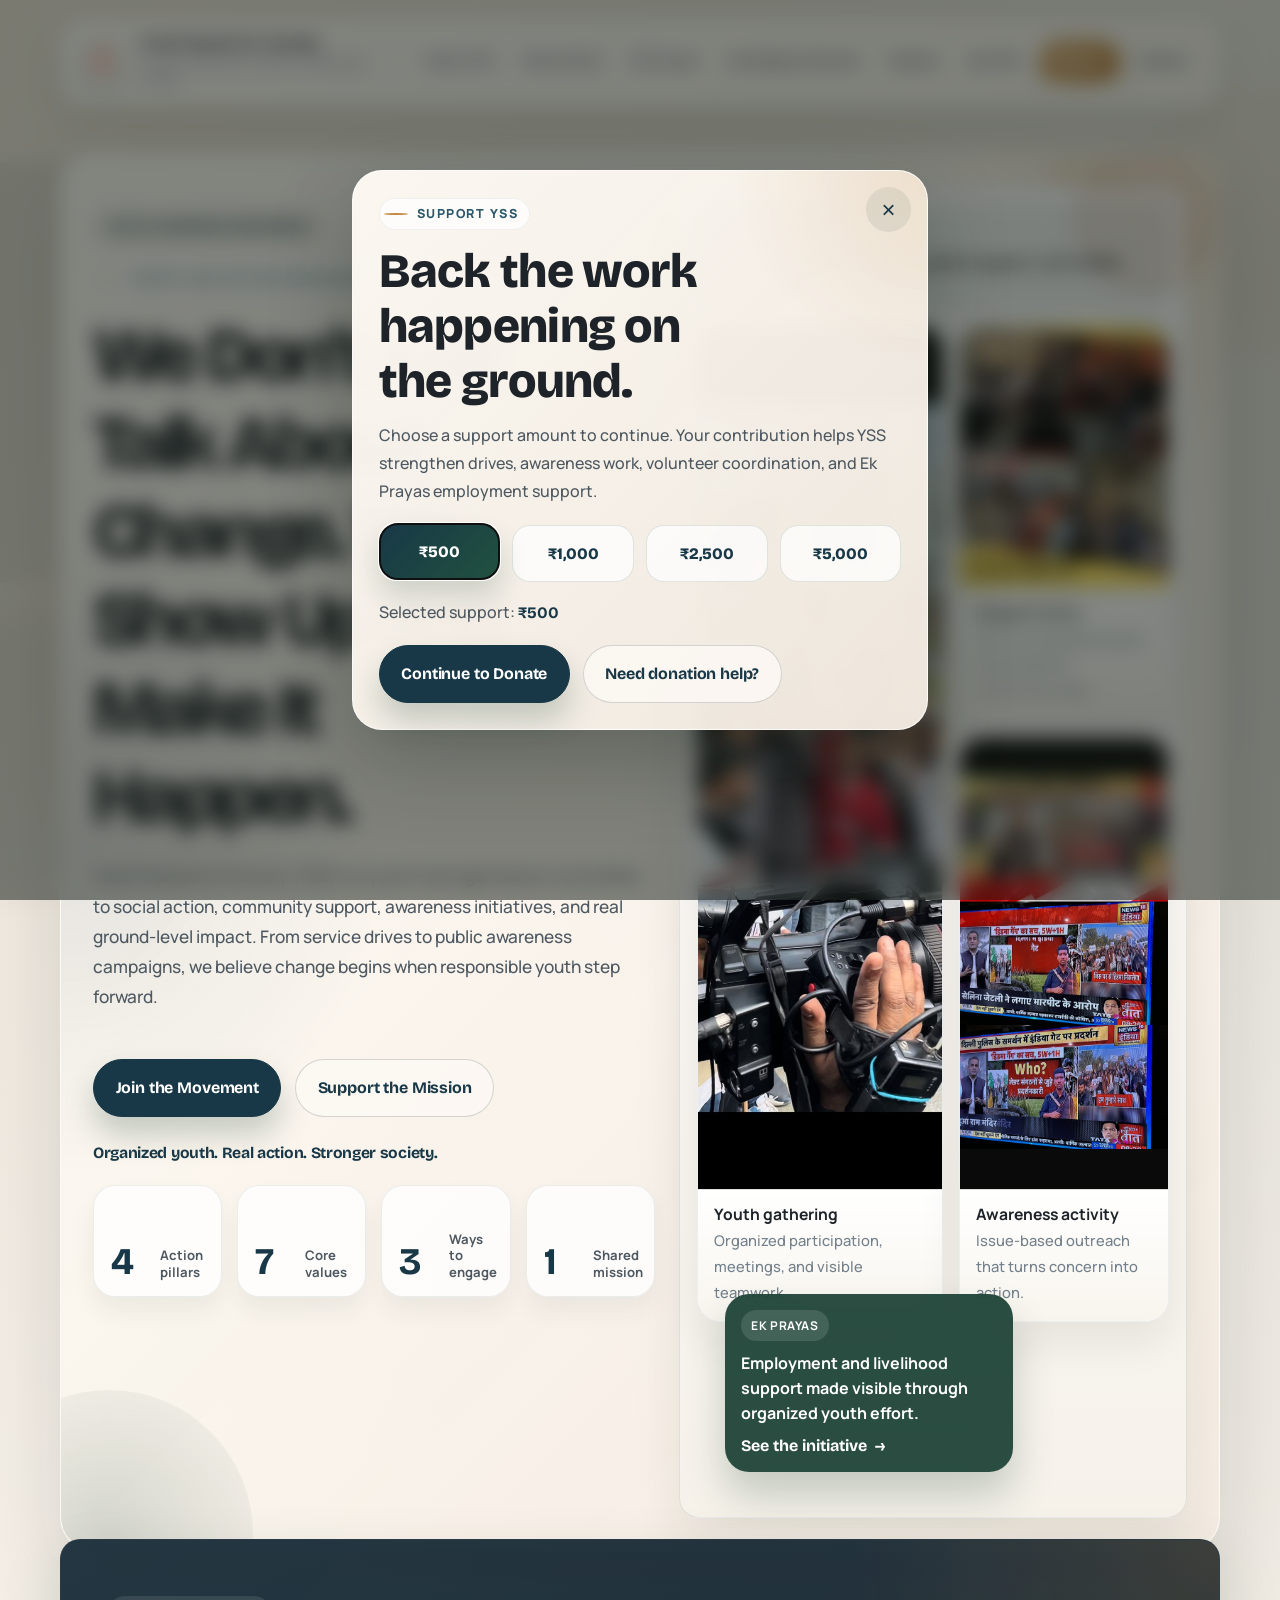
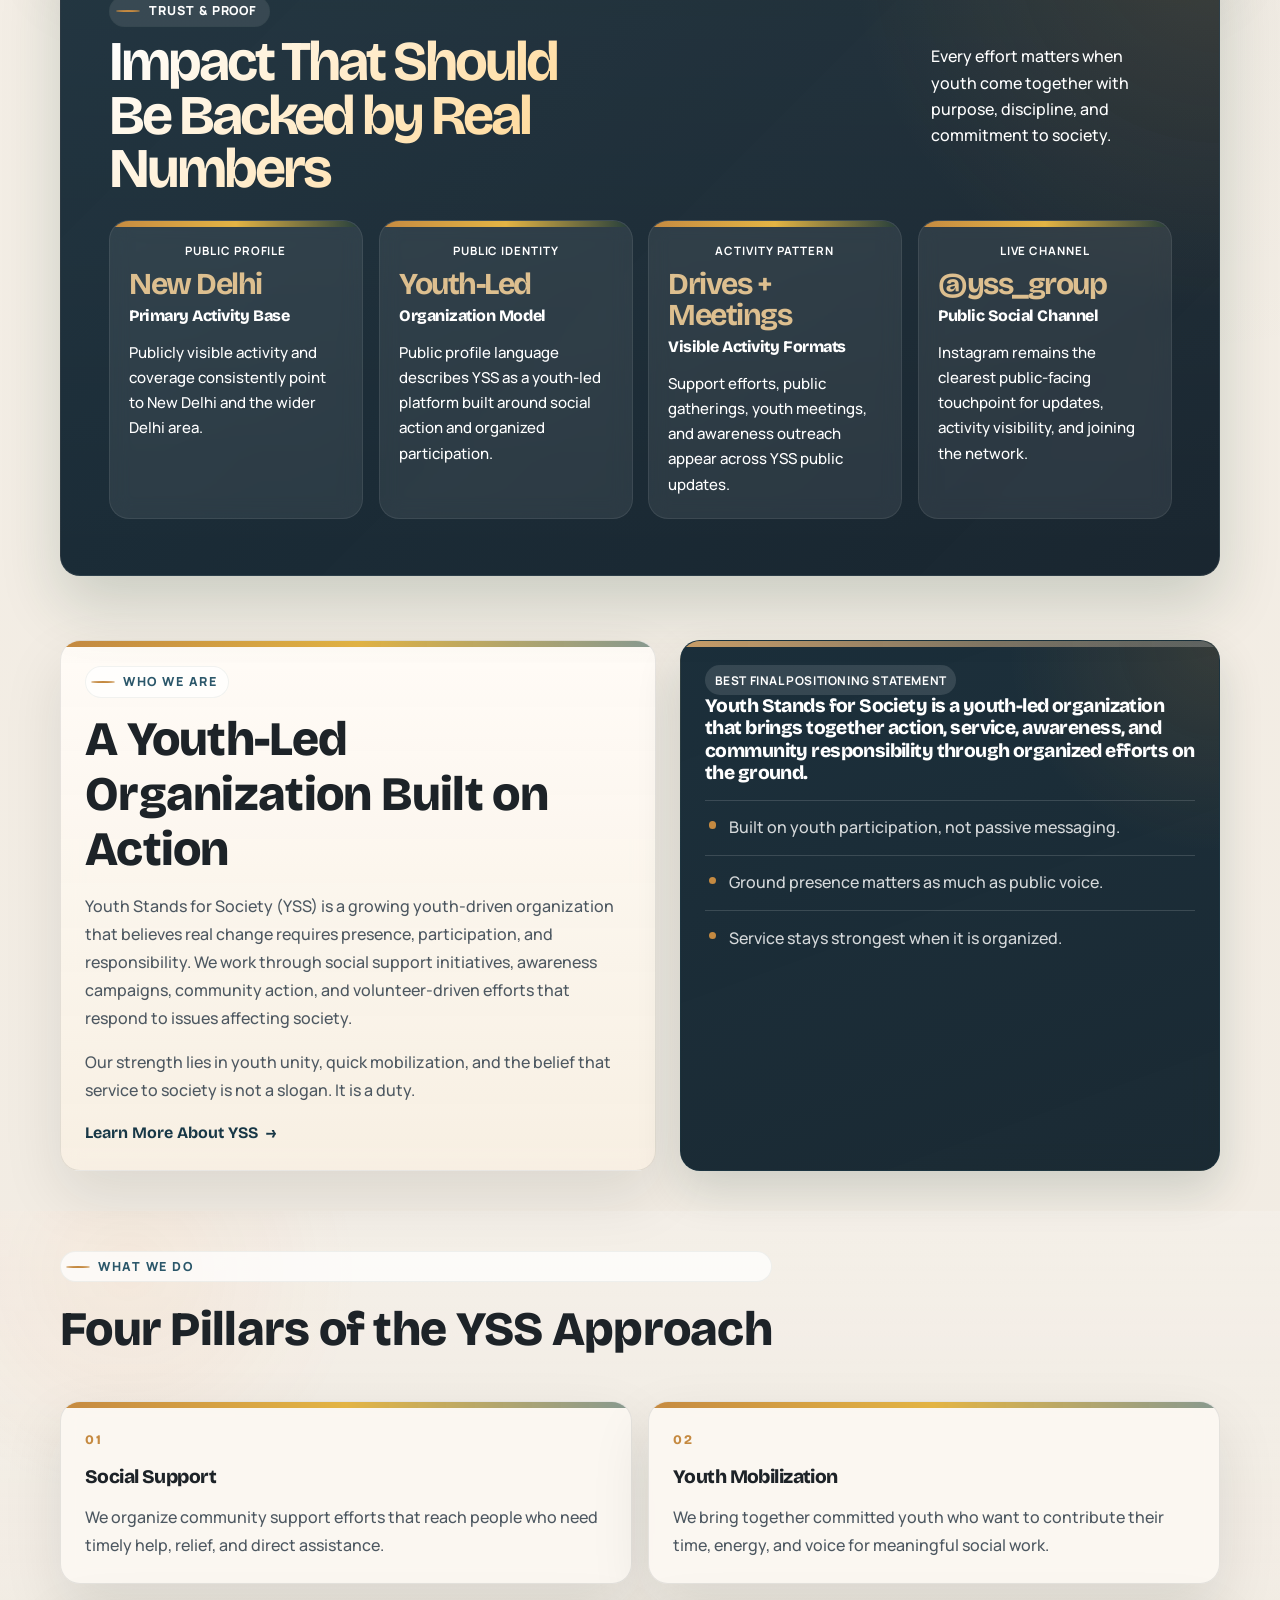
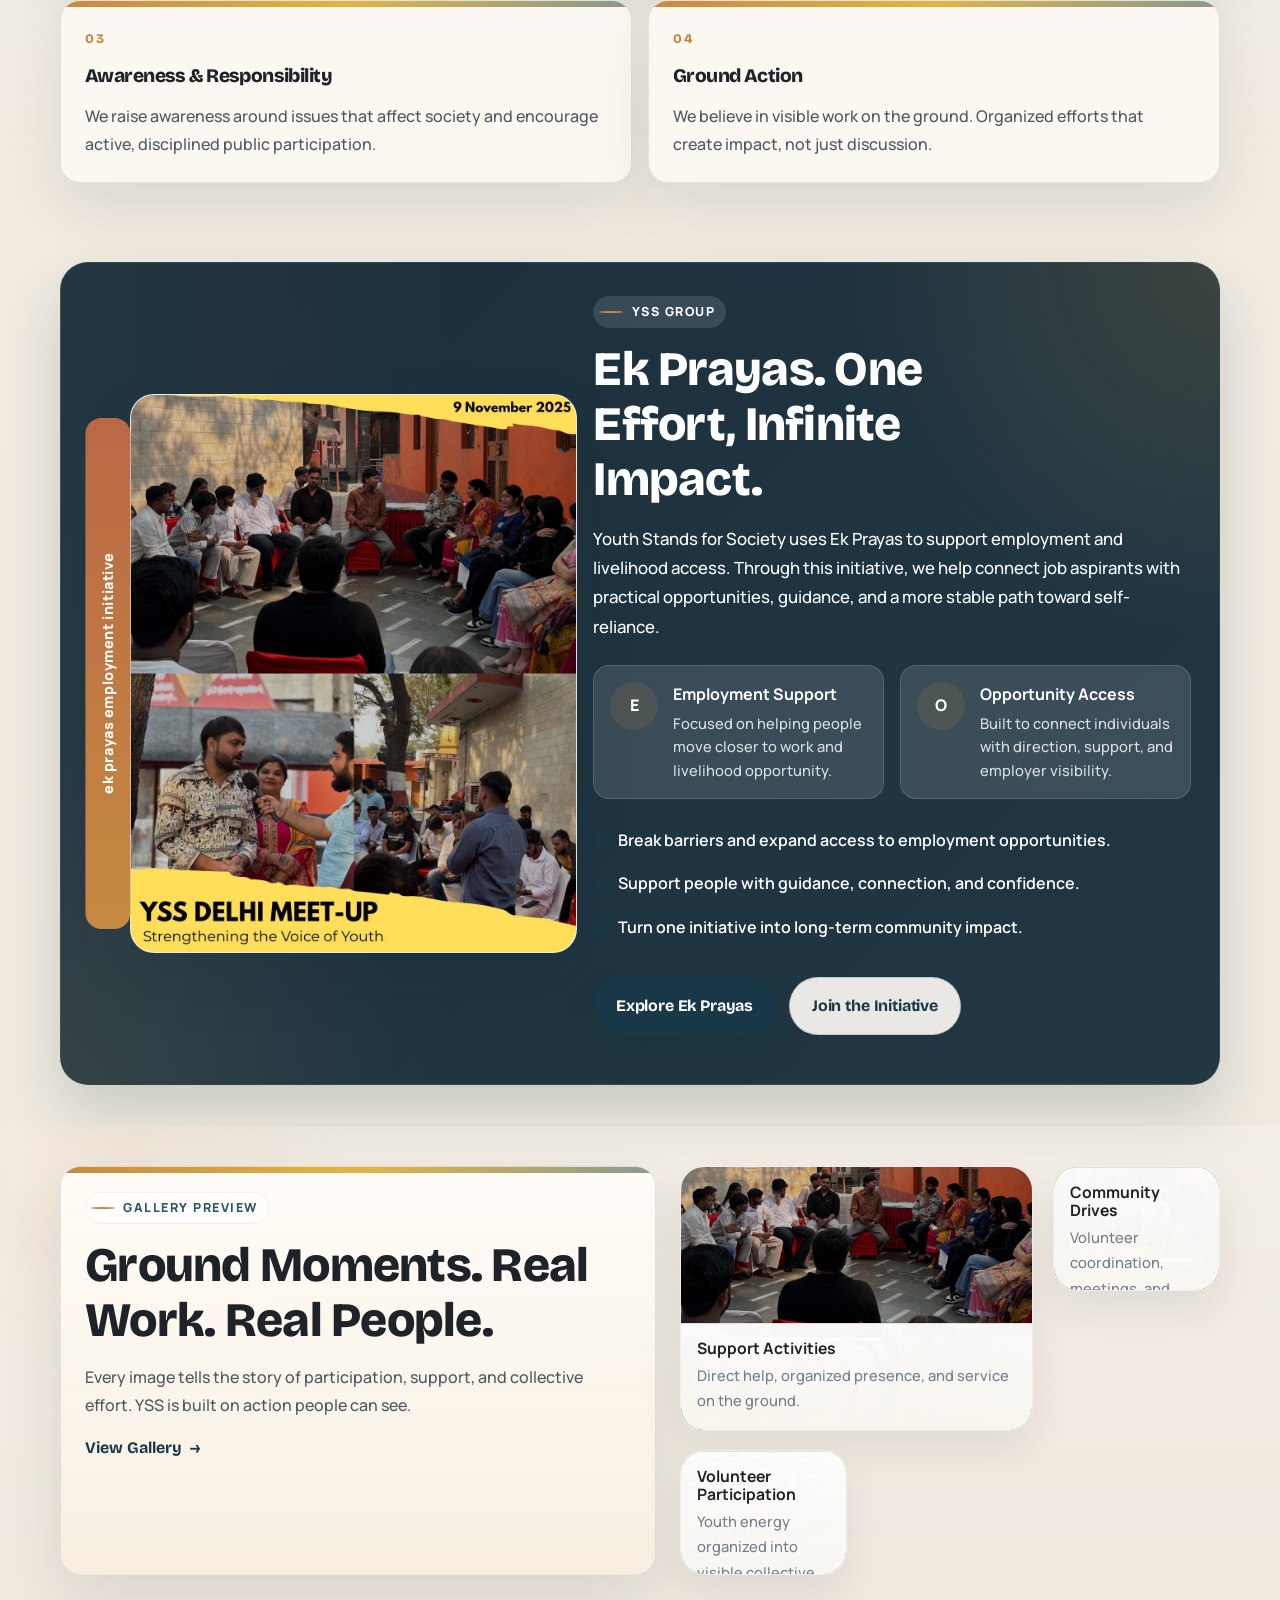
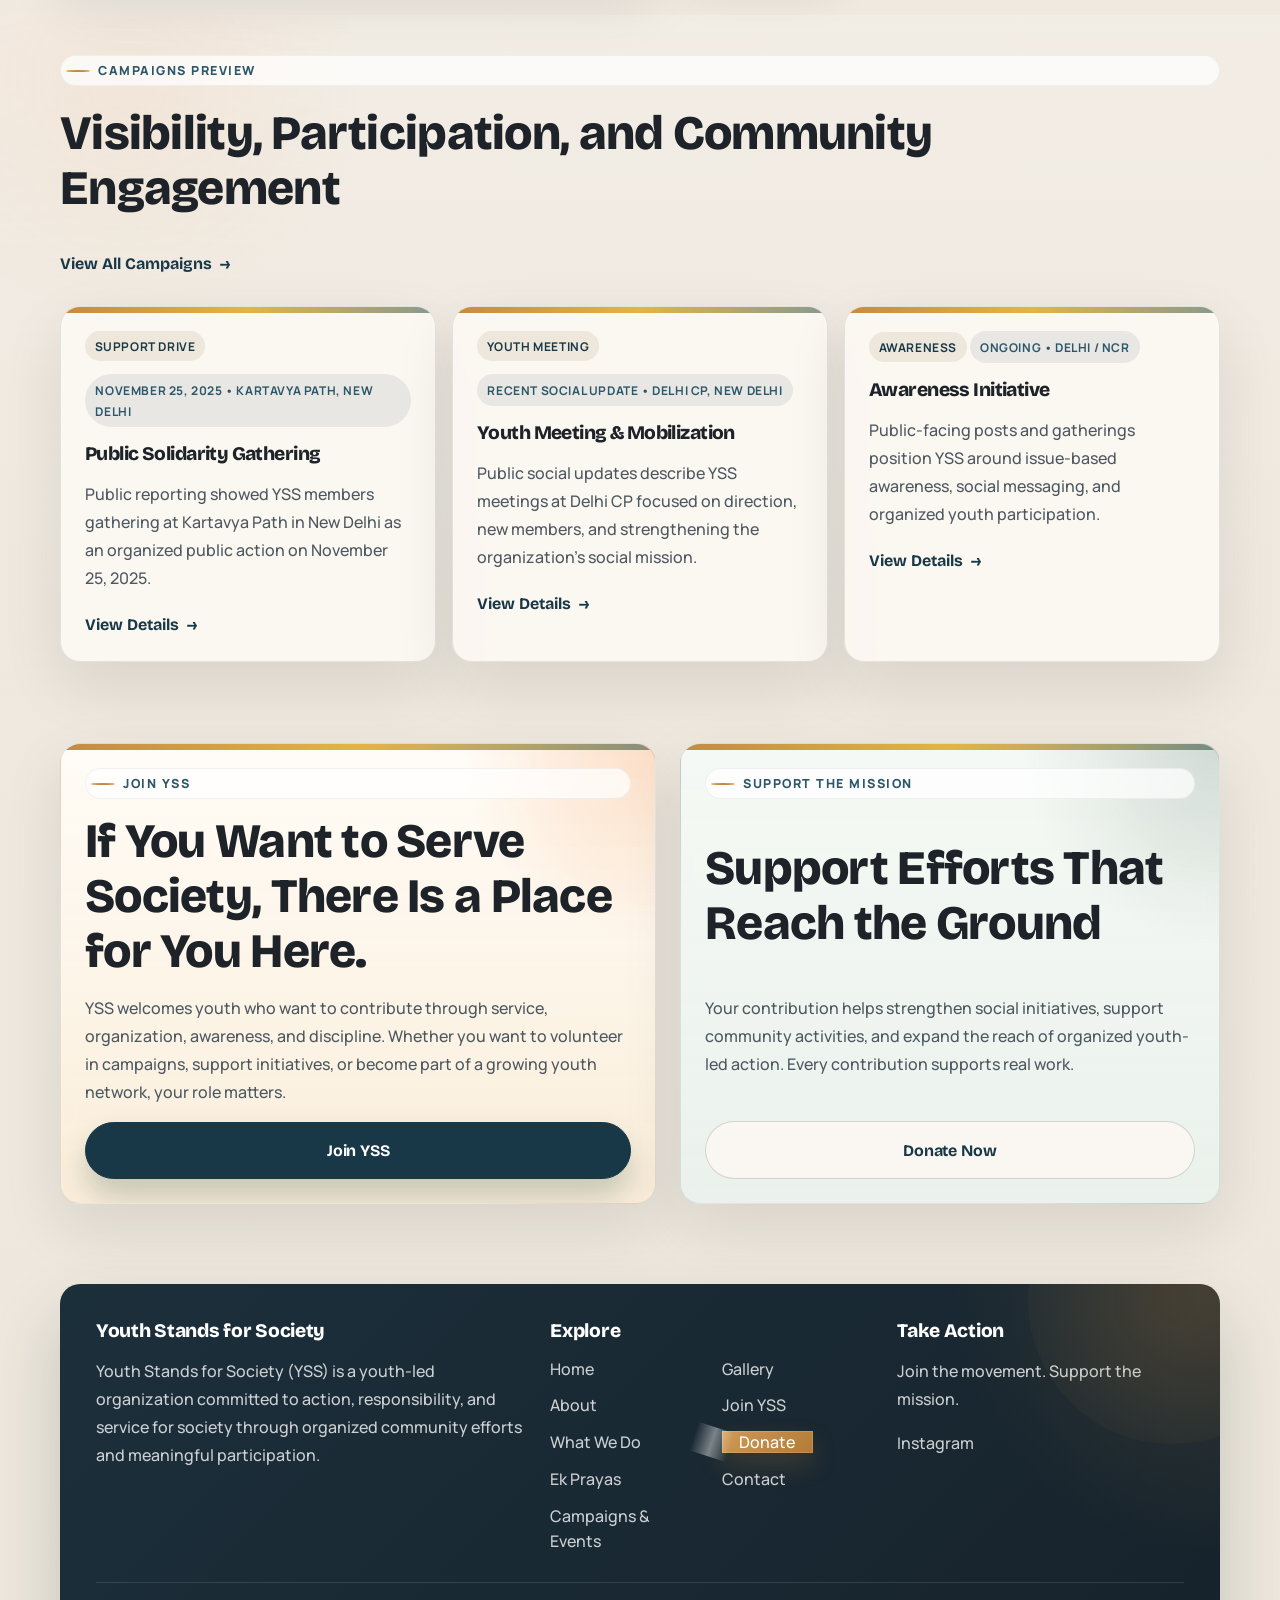
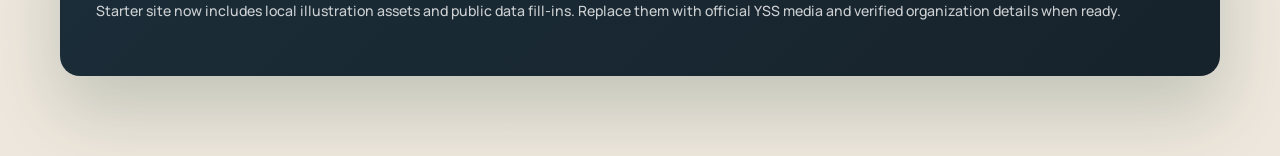
<file: index.html>
<!DOCTYPE html>
<html lang="en">
  <head>
    <meta charset="UTF-8" />
    <meta name="viewport" content="width=device-width, initial-scale=1.0" />
    <title>YSS | Youth-Led Action for Society</title>
    <meta
      name="description"
      content="Youth Stands for Society (YSS) is a youth-led organization bringing together action, service, awareness, and community responsibility through organized efforts on the ground."
    />
    <link rel="preconnect" href="https://fonts.googleapis.com" />
    <link rel="preconnect" href="https://fonts.gstatic.com" crossorigin />
    <link href="https://fonts.googleapis.com/css2?family=Bricolage+Grotesque:wght@500;600;700;800&family=Manrope:wght@400;500;600;700;800&display=swap" rel="stylesheet" />
    <link rel="stylesheet" href="assets/css/styles.css" />
  <link rel="icon" type="image/x-icon" href="./favicon.ico">
  </head>
  <body class="page-home">
    <div class="site-shell">
      <header class="site-header">
        <div class="container header-inner">
          <a class="brand" href="./index.html">
            <img src="./assets/images/yss-logo.jpg" alt="YSS Logo" class="brand-logo" />
            <div class="brand-copy">
              <strong>Youth Stands for Society</strong>
              <span>A youth-led action network working for society</span>
            </div>
          </a>
          <button class="nav-toggle" type="button" data-nav-toggle aria-expanded="false" aria-controls="site-nav-home">Menu</button>
          <nav class="site-nav" data-site-nav id="site-nav-home">
            <a class="active" href="./index.html">Home</a>
            <a href="./pages/about.html">About YSS</a>
            <a href="./pages/what-we-do.html">What We Do</a>
            <a href="./pages/ek-prayas.html">Ek Prayas</a>
            <a href="./pages/campaigns.html">Campaigns &amp; Events</a>
            <a href="./pages/gallery.html">Gallery</a>
            <a href="./pages/join.html">Join YSS</a>
            <a class="nav-donate" href="./pages/donate.html">Donate</a>
            <a href="./pages/contact.html">Contact</a>
          </nav>
        </div>
      </header>

      <main>
        <section class="hero home-hero">
          <div class="container hero-grid hero-shell">
            <div class="hero-copy animate-on-scroll">
              <span class="hero-signal">Youth-powered movement</span>
              <span class="eyebrow">Youth-Led Action Organization</span>
              <h1>We Don’t Just Talk About Change. We Show Up and Make It Happen.</h1>
              <p class="lead">
                Youth Stands for Society (YSS) is a youth-led organization committed to social action,
                community support, awareness initiatives, and real ground-level impact. From service drives
                to public awareness campaigns, we believe change begins when responsible youth step forward.
              </p>
              <div class="hero-actions">
                <a class="btn" href="./pages/join.html">Join the Movement</a>
                <a class="btn-secondary" href="./pages/donate.html">Support the Mission</a>
              </div>
              <p class="support-line">Organized youth. Real action. Stronger society.</p>
              <div class="hero-metrics">
                <article class="hero-metric">
                  <strong data-count="4">4</strong>
                  <span>Action pillars</span>
                </article>
                <article class="hero-metric">
                  <strong data-count="7">7</strong>
                  <span>Core values</span>
                </article>
                <article class="hero-metric">
                  <strong data-count="3">3</strong>
                  <span>Ways to engage</span>
                </article>
                <article class="hero-metric">
                  <strong data-count="1">1</strong>
                  <span>Shared mission</span>
                </article>
              </div>
            </div>
            <div class="hero-visual hero-panel animate-on-scroll">
              <div class="hero-panel-copy">
                <span>Ground action</span>
                <strong>Built from meetings, drives, public support, and visible participation.</strong>
              </div>
              <div class="collage">
                <div class="collage-column">
                  <div class="photo-frame media-card tall">
                    <img src="./assets/images/gdrivedummy/4985f853-2bfa-412e-b6f4-7276e41e125d.jpg" alt="AI preview of YSS youth members gathering together" />
                    <div class="photo-caption">
                      <strong>Youth gathering</strong>
                      <span>Organized participation, meetings, and visible teamwork.</span>
                    </div>
                  </div>
                </div>
                <div class="collage-column">
                  <div class="photo-frame media-card">
                    <img src="./assets/images/gdrivedummy/1b60a18b-0eac-4953-94c6-28463695bbc1.jpg" alt="AI preview of a YSS support drive" />
                    <div class="photo-caption">
                      <strong>Support drive</strong>
                      <span>Service-led efforts built around direct community help.</span>
                    </div>
                  </div>
                  <div class="photo-frame media-card">
                    <img src="./assets/images/gdrivedummy/IMG_7176.PNG" alt="AI preview of a YSS awareness activity" />
                    <div class="photo-caption">
                      <strong>Awareness activity</strong>
                      <span>Issue-based outreach that turns concern into action.</span>
                    </div>
                  </div>
                </div>
              </div>
              <div class="hero-float-card">
                <span class="metric-note">Ek Prayas</span>
                <strong>Employment and livelihood support made visible through organized youth effort.</strong>
                <a class="btn-link" href="./pages/ek-prayas.html">See the initiative</a>
              </div>
            </div>
          </div>
        </section>

        <section class="trust-strip trust-band">
          <div class="container trust-shell">
            <div class="section-header animate-on-scroll">
              <div>
                <span class="eyebrow">Trust &amp; Proof</span>
                <h2>Impact That Should Be Backed by Real Numbers</h2>
              </div>
              <p>Every effort matters when youth come together with purpose, discipline, and commitment to society.</p>
            </div>
            <div class="trust-grid">
              <article class="card animate-on-scroll">
                <span class="metric-note">Public profile</span>
                <div class="metric">New Delhi</div>
                <h3>Primary Activity Base</h3>
                <p>Publicly visible activity and coverage consistently point to New Delhi and the wider Delhi area.</p>
              </article>
              <article class="card animate-on-scroll">
                <span class="metric-note">Public identity</span>
                <div class="metric">Youth-Led</div>
                <h3>Organization Model</h3>
                <p>Public profile language describes YSS as a youth-led platform built around social action and organized participation.</p>
              </article>
              <article class="card animate-on-scroll">
                <span class="metric-note">Activity pattern</span>
                <div class="metric">Drives + Meetings</div>
                <h3>Visible Activity Formats</h3>
                <p>Support efforts, public gatherings, youth meetings, and awareness outreach appear across YSS public updates.</p>
              </article>
              <article class="card animate-on-scroll">
                <span class="metric-note">Live channel</span>
                <div class="metric">@yss_group</div>
                <h3>Public Social Channel</h3>
                <p>Instagram remains the clearest public-facing touchpoint for updates, activity visibility, and joining the network.</p>
              </article>
            </div>
          </div>
        </section>

        <section class="section story-section">
          <div class="container split-grid">
            <div class="content-panel card animate-on-scroll">
              <span class="eyebrow">Who We Are</span>
              <h2>A Youth-Led Organization Built on Action</h2>
              <p>
                Youth Stands for Society (YSS) is a growing youth-driven organization that believes real
                change requires presence, participation, and responsibility. We work through social support
                initiatives, awareness campaigns, community action, and volunteer-driven efforts that
                respond to issues affecting society.
              </p>
              <p>
                Our strength lies in youth unity, quick mobilization, and the belief that service to
                society is not a slogan. It is a duty.
              </p>
              <a class="btn-link" href="./pages/about.html">Learn More About YSS</a>
            </div>
            <div class="content-panel highlight card animate-on-scroll">
              <span class="tag">Best Final Positioning Statement</span>
              <h3>Youth Stands for Society is a youth-led organization that brings together action, service, awareness, and community responsibility through organized efforts on the ground.</h3>
              <ul class="pill-list">
                <li>Built on youth participation, not passive messaging.</li>
                <li>Ground presence matters as much as public voice.</li>
                <li>Service stays strongest when it is organized.</li>
              </ul>
            </div>
          </div>
        </section>

        <section class="section impact-section">
          <div class="container">
            <div class="section-header animate-on-scroll">
              <div>
                <span class="eyebrow">What We Do</span>
                <h2>Four Pillars of the YSS Approach</h2>
              </div>
            </div>
            <div class="grid-4">
              <article class="card pillar-card animate-on-scroll">
                <span class="pillar-number">01</span>
                <h3>Social Support</h3>
                <p>We organize community support efforts that reach people who need timely help, relief, and direct assistance.</p>
              </article>
              <article class="card pillar-card animate-on-scroll">
                <span class="pillar-number">02</span>
                <h3>Youth Mobilization</h3>
                <p>We bring together committed youth who want to contribute their time, energy, and voice for meaningful social work.</p>
              </article>
              <article class="card pillar-card animate-on-scroll">
                <span class="pillar-number">03</span>
                <h3>Awareness &amp; Responsibility</h3>
                <p>We raise awareness around issues that affect society and encourage active, disciplined public participation.</p>
              </article>
              <article class="card pillar-card animate-on-scroll">
                <span class="pillar-number">04</span>
                <h3>Ground Action</h3>
                <p>We believe in visible work on the ground. Organized efforts that create impact, not just discussion.</p>
              </article>
            </div>
          </div>
        </section>

        <section class="section ek-section">
          <div class="container">
            <div class="ek-showcase animate-on-scroll">
              <div class="ek-media-stage">
                <span class="ek-ribbon">ek prayas employment initiative</span>
                <div class="ek-media-card">
                  <img src="./assets/images/gdrivedummy/1b60a18b-0eac-4953-94c6-28463695bbc1.jpg" alt="AI preview representing the Ek Prayas employment initiative" />
                </div>
              </div>
              <div class="ek-content">
                <span class="eyebrow">YSS Group</span>
                <h2>Ek Prayas. One Effort, Infinite Impact.</h2>
                <p class="lead">
                  Youth Stands for Society uses Ek Prayas to support employment and livelihood access.
                  Through this initiative, we help connect job aspirants with practical opportunities,
                  guidance, and a more stable path toward self-reliance.
                </p>
                <div class="ek-stats">
                  <article class="ek-stat">
                    <div class="ek-stat-icon">E</div>
                    <div>
                      <strong>Employment Support</strong>
                      <span>Focused on helping people move closer to work and livelihood opportunity.</span>
                    </div>
                  </article>
                  <article class="ek-stat">
                    <div class="ek-stat-icon">O</div>
                    <div>
                      <strong>Opportunity Access</strong>
                      <span>Built to connect individuals with direction, support, and employer visibility.</span>
                    </div>
                  </article>
                </div>
                <ul class="ek-list">
                  <li>Break barriers and expand access to employment opportunities.</li>
                  <li>Support people with guidance, connection, and confidence.</li>
                  <li>Turn one initiative into long-term community impact.</li>
                </ul>
                <div class="inline-actions">
                  <a class="btn" href="./pages/ek-prayas.html">Explore Ek Prayas</a>
                  <a class="btn-secondary" href="./pages/join.html">Join the Initiative</a>
                </div>
              </div>
            </div>
          </div>
        </section>

        <section class="section gallery-story-section">
          <div class="container split-grid">
            <div class="content-panel card animate-on-scroll">
              <span class="eyebrow">Gallery Preview</span>
              <h2>Ground Moments. Real Work. Real People.</h2>
              <p>Every image tells the story of participation, support, and collective effort. YSS is built on action people can see.</p>
              <a class="btn-link" href="./pages/gallery.html">View Gallery</a>
            </div>
            <div class="gallery-grid">
              <div class="photo-frame media-card gallery-tile animate-on-scroll">
                <img src="./assets/images/gdrivedummy/1b60a18b-0eac-4953-94c6-28463695bbc1.jpg" alt="AI preview representing YSS support activities" />
                <div class="photo-caption">
                  <strong>Support Activities</strong>
                  <span>Direct help, organized presence, and service on the ground.</span>
                </div>
              </div>
              <div class="photo-frame media-card gallery-tile animate-on-scroll">
                <img src="./assets/images/gdrivedummy/IMG_7175.PNG" alt="AI preview representing YSS community drives and meetings" />
                <div class="photo-caption">
                  <strong>Community Drives</strong>
                  <span>Volunteer coordination, meetings, and local participation.</span>
                </div>
              </div>
              <div class="photo-frame media-card gallery-tile animate-on-scroll">
                <img src="./assets/images/gdrivedummy/3d58928c-76b5-4c8a-9561-163efef275fa.jpg" alt="AI preview representing YSS volunteer participation" />
                <div class="photo-caption">
                  <strong>Volunteer Participation</strong>
                  <span>Youth energy organized into visible collective effort.</span>
                </div>
              </div>
            </div>
          </div>
        </section>

        <section class="section campaign-section">
          <div class="container">
            <div class="section-header animate-on-scroll">
              <div>
                <span class="eyebrow">Campaigns Preview</span>
                <h2>Visibility, Participation, and Community Engagement</h2>
              </div>
              <a class="btn-link" href="./pages/campaigns.html">View All Campaigns</a>
            </div>
            <div class="grid-3">
              <article class="campaign-card animate-on-scroll">
                <span class="tag">Support Drive</span>
                <p class="campaign-meta">November 25, 2025 • Kartavya Path, New Delhi</p>
                <h3>Public Solidarity Gathering</h3>
                <p>Public reporting showed YSS members gathering at Kartavya Path in New Delhi as an organized public action on November 25, 2025.</p>
                <a class="btn-link" href="./pages/campaigns.html">View Details</a>
              </article>
              <article class="campaign-card animate-on-scroll">
                <span class="tag">Youth Meeting</span>
                <p class="campaign-meta">Recent social update • Delhi CP, New Delhi</p>
                <h3>Youth Meeting &amp; Mobilization</h3>
                <p>Public social updates describe YSS meetings at Delhi CP focused on direction, new members, and strengthening the organization’s social mission.</p>
                <a class="btn-link" href="./pages/campaigns.html">View Details</a>
              </article>
              <article class="campaign-card animate-on-scroll">
                <span class="tag">Awareness</span>
                <p class="campaign-meta">Ongoing • Delhi / NCR</p>
                <h3>Awareness Initiative</h3>
                <p>Public-facing posts and gatherings position YSS around issue-based awareness, social messaging, and organized youth participation.</p>
                <a class="btn-link" href="./pages/campaigns.html">View Details</a>
              </article>
            </div>
          </div>
        </section>

        <section class="section cta-section">
          <div class="container split-grid">
            <div class="content-panel card action-card animate-on-scroll">
              <span class="eyebrow">Join YSS</span>
              <h2>If You Want to Serve Society, There Is a Place for You Here.</h2>
              <p>
                YSS welcomes youth who want to contribute through service, organization, awareness, and
                discipline. Whether you want to volunteer in campaigns, support initiatives, or become part
                of a growing youth network, your role matters.
              </p>
              <a class="btn" href="./pages/join.html">Join YSS</a>
            </div>
            <div class="content-panel card action-card animate-on-scroll">
              <span class="eyebrow">Support the Mission</span>
              <h2>Support Efforts That Reach the Ground</h2>
              <p>
                Your contribution helps strengthen social initiatives, support community activities, and
                expand the reach of organized youth-led action. Every contribution supports real work.
              </p>
              <a class="btn-secondary" href="./pages/donate.html">Donate Now</a>
            </div>
          </div>
        </section>
      </main>

      <footer class="footer">
        <div class="container footer-card">
          <div class="footer-grid">
            <div>
              <h3>Youth Stands for Society</h3>
              <p>
                Youth Stands for Society (YSS) is a youth-led organization committed to action,
                responsibility, and service for society through organized community efforts and meaningful participation.
              </p>
            </div>
            <div>
              <h3>Explore</h3>
              <ul class="footer-links">
                <li><a href="./index.html">Home</a></li>
                <li><a href="./pages/about.html">About</a></li>
                <li><a href="./pages/what-we-do.html">What We Do</a></li>
                <li><a href="./pages/ek-prayas.html">Ek Prayas</a></li>
                <li><a href="./pages/campaigns.html">Campaigns &amp; Events</a></li>
                <li><a href="./pages/gallery.html">Gallery</a></li>
                <li><a href="./pages/join.html">Join YSS</a></li>
                <li><a class="nav-donate" href="./pages/donate.html">Donate</a></li>
                <li><a href="./pages/contact.html">Contact</a></li>
              </ul>
            </div>
            <div>
              <h3>Take Action</h3>
              <p>Join the movement. Support the mission.</p>
              <p><a href="https://www.instagram.com/yss_group/" target="_blank" rel="noreferrer">Instagram</a></p>
            </div>
          </div>
          <p class="copyright">Starter site now includes local illustration assets and public data fill-ins. Replace them with official YSS media and verified organization details when ready.</p>
        </div>
      </footer>
    </div>
    <script src="assets/js/main.js"></script>
  </body>
</html>
</file>
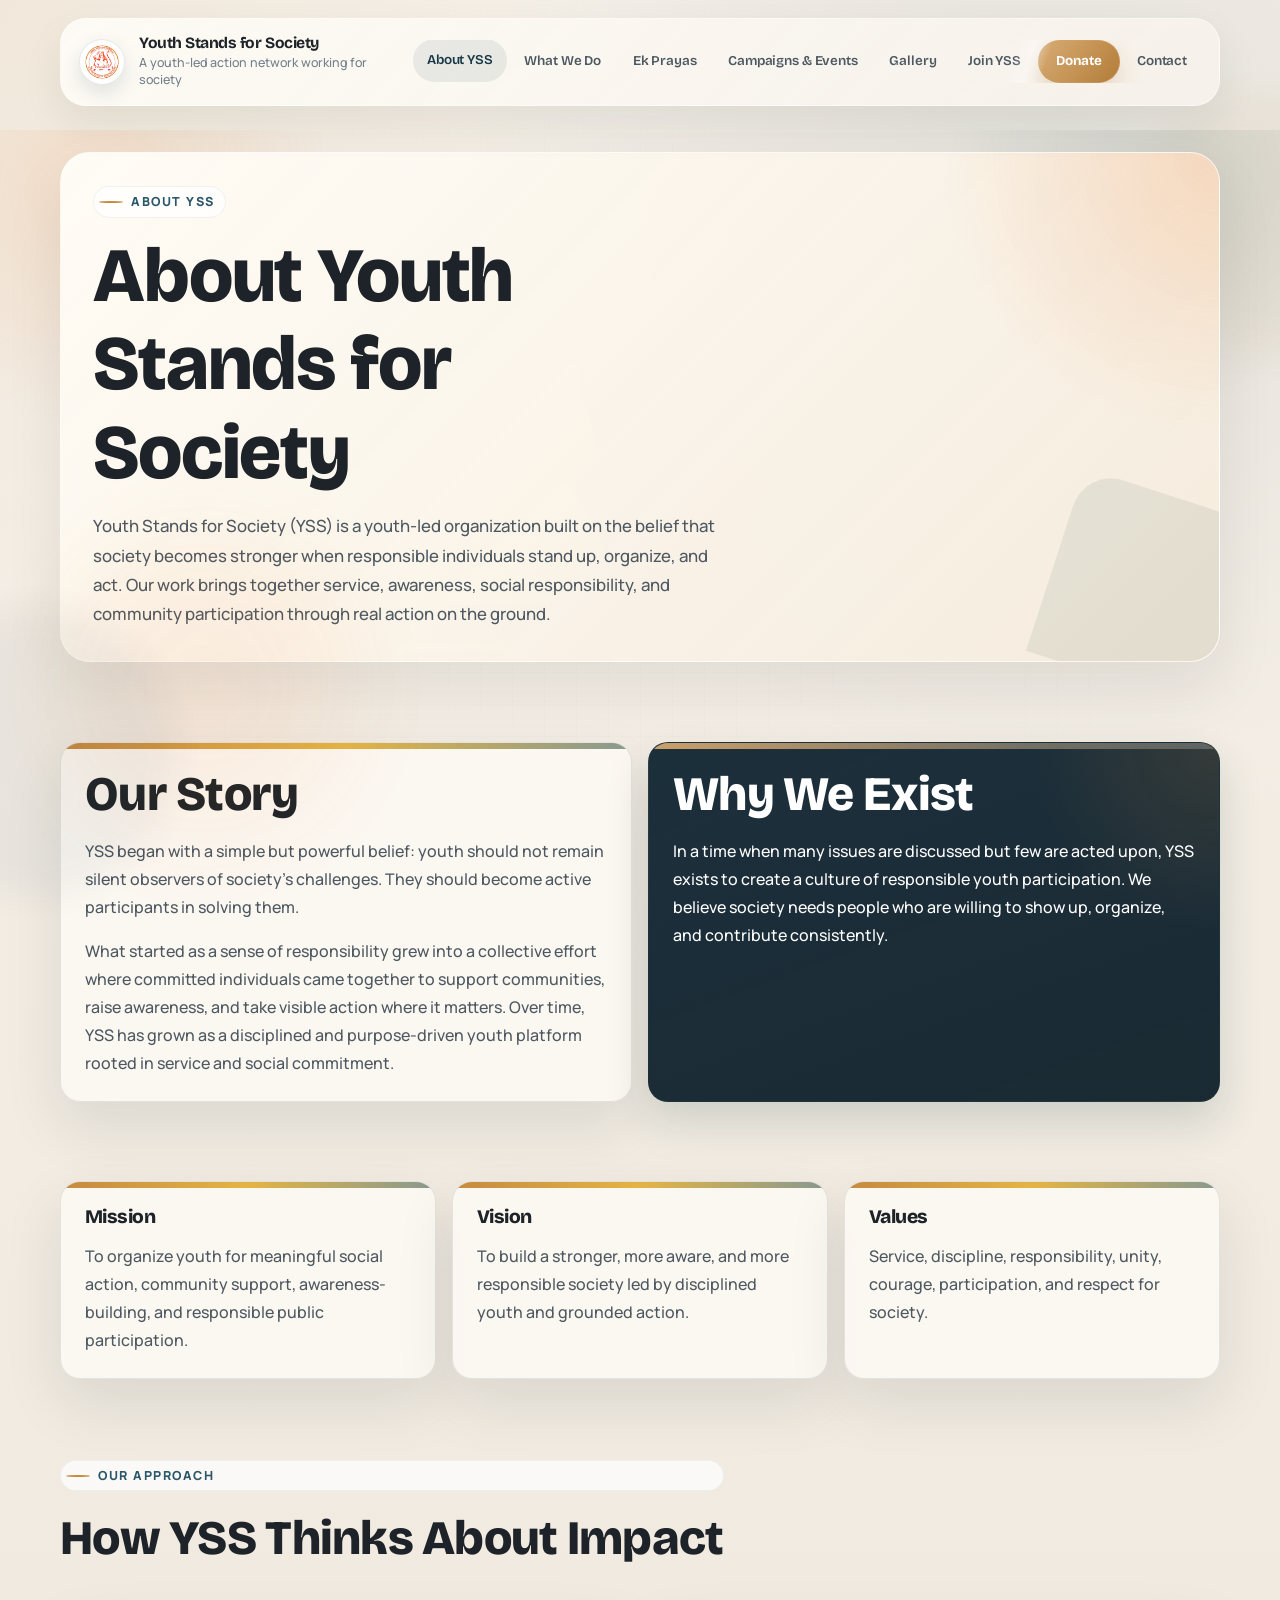
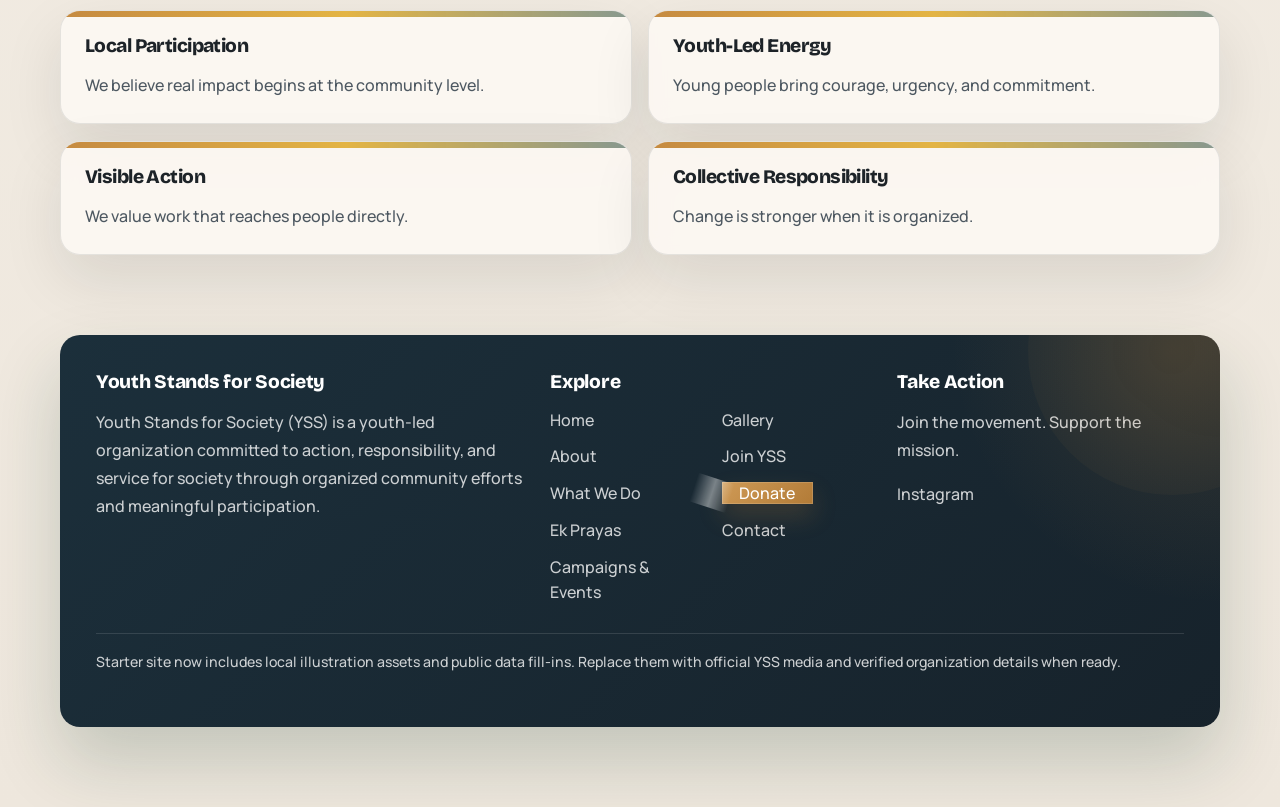
<file: pages/about.html>
<!DOCTYPE html>
<html lang="en">
  <head>
    <meta charset="UTF-8" />
    <meta name="viewport" content="width=device-width, initial-scale=1.0" />
    <title>About YSS</title>
    <link rel="preconnect" href="https://fonts.googleapis.com" />
    <link rel="preconnect" href="https://fonts.gstatic.com" crossorigin />
    <link href="https://fonts.googleapis.com/css2?family=Bricolage+Grotesque:wght@500;600;700;800&family=Manrope:wght@400;500;600;700;800&display=swap" rel="stylesheet" />
    <link rel="stylesheet" href="../assets/css/styles.css" />
  <link rel="icon" type="image/x-icon" href="../favicon.ico">
  </head>
  <body class="page-interior">
    <div class="site-shell">
      <header class="site-header">
        <div class="container header-inner">
          <a class="brand" href="../index.html">
            <img src="../assets/images/yss-logo.jpg" alt="YSS Logo" class="brand-logo" />
            <div class="brand-copy">
              <strong>Youth Stands for Society</strong>
              <span>A youth-led action network working for society</span>
            </div>
          </a>
          <button class="nav-toggle" type="button" data-nav-toggle aria-expanded="false" aria-controls="site-nav-about">Menu</button>
          <nav class="site-nav" data-site-nav id="site-nav-about">
            <a href="../index.html">Home</a>
            <a class="active" href="./about.html">About YSS</a>
            <a href="./what-we-do.html">What We Do</a>
            <a href="./ek-prayas.html">Ek Prayas</a>
            <a href="./campaigns.html">Campaigns &amp; Events</a>
            <a href="./gallery.html">Gallery</a>
            <a href="./join.html">Join YSS</a>
            <a class="nav-donate" href="./donate.html">Donate</a>
            <a href="./contact.html">Contact</a>
          </nav>
        </div>
      </header>
      <main>
        <section class="page-hero">
          <div class="container">
            <div class="content-panel">
              <span class="eyebrow">About YSS</span>
              <h1>About Youth Stands for Society</h1>
              <p class="lead">
                Youth Stands for Society (YSS) is a youth-led organization built on the belief that society
                becomes stronger when responsible individuals stand up, organize, and act. Our work brings
                together service, awareness, social responsibility, and community participation through real
                action on the ground.
              </p>
            </div>
          </div>
        </section>
        <section class="section">
          <div class="container grid-2">
            <article class="card">
              <h2>Our Story</h2>
              <p>
                YSS began with a simple but powerful belief: youth should not remain silent observers of
                society’s challenges. They should become active participants in solving them.
              </p>
              <p>
                What started as a sense of responsibility grew into a collective effort where committed
                individuals came together to support communities, raise awareness, and take visible action
                where it matters. Over time, YSS has grown as a disciplined and purpose-driven youth
                platform rooted in service and social commitment.
              </p>
            </article>
            <article class="highlight card">
              <h2>Why We Exist</h2>
              <p>
                In a time when many issues are discussed but few are acted upon, YSS exists to create a
                culture of responsible youth participation. We believe society needs people who are willing
                to show up, organize, and contribute consistently.
              </p>
            </article>
          </div>
        </section>
        <section class="section">
          <div class="container grid-3">
            <article class="value-card">
              <h3>Mission</h3>
              <p>To organize youth for meaningful social action, community support, awareness-building, and responsible public participation.</p>
            </article>
            <article class="value-card">
              <h3>Vision</h3>
              <p>To build a stronger, more aware, and more responsible society led by disciplined youth and grounded action.</p>
            </article>
            <article class="value-card">
              <h3>Values</h3>
              <p>Service, discipline, responsibility, unity, courage, participation, and respect for society.</p>
            </article>
          </div>
        </section>
        <section class="section">
          <div class="container">
            <div class="section-header">
              <div>
                <span class="eyebrow">Our Approach</span>
                <h2>How YSS Thinks About Impact</h2>
              </div>
            </div>
            <div class="grid-4">
              <article class="card">
                <h3>Local Participation</h3>
                <p>We believe real impact begins at the community level.</p>
              </article>
              <article class="card">
                <h3>Youth-Led Energy</h3>
                <p>Young people bring courage, urgency, and commitment.</p>
              </article>
              <article class="card">
                <h3>Visible Action</h3>
                <p>We value work that reaches people directly.</p>
              </article>
              <article class="card">
                <h3>Collective Responsibility</h3>
                <p>Change is stronger when it is organized.</p>
              </article>
            </div>
          </div>
        </section>
      </main>
      <footer class="footer">
        <div class="container footer-card">
          <div class="footer-grid">
            <div>
              <h3>Youth Stands for Society</h3>
              <p>
                Youth Stands for Society (YSS) is a youth-led organization committed to action,
                responsibility, and service for society through organized community efforts and meaningful participation.
              </p>
            </div>
            <div>
              <h3>Explore</h3>
              <ul class="footer-links">
                <li><a href="../index.html">Home</a></li>
                <li><a href="./about.html">About</a></li>
                <li><a href="./what-we-do.html">What We Do</a></li>
                <li><a href="./ek-prayas.html">Ek Prayas</a></li>
                <li><a href="./campaigns.html">Campaigns &amp; Events</a></li>
                <li><a href="./gallery.html">Gallery</a></li>
                <li><a href="./join.html">Join YSS</a></li>
                <li><a class="nav-donate" href="./donate.html">Donate</a></li>
                <li><a href="./contact.html">Contact</a></li>
              </ul>
            </div>
            <div>
              <h3>Take Action</h3>
              <p>Join the movement. Support the mission.</p>
              <p><a href="https://www.instagram.com/yss_group/" target="_blank" rel="noreferrer">Instagram</a></p>
            </div>
          </div>
          <p class="copyright">Starter site now includes local illustration assets and public data fill-ins. Replace them with official YSS media and verified organization details when ready.</p>
        </div>
      </footer>
    </div>
    <script src="../assets/js/main.js"></script>
  </body>
</html>
</file>
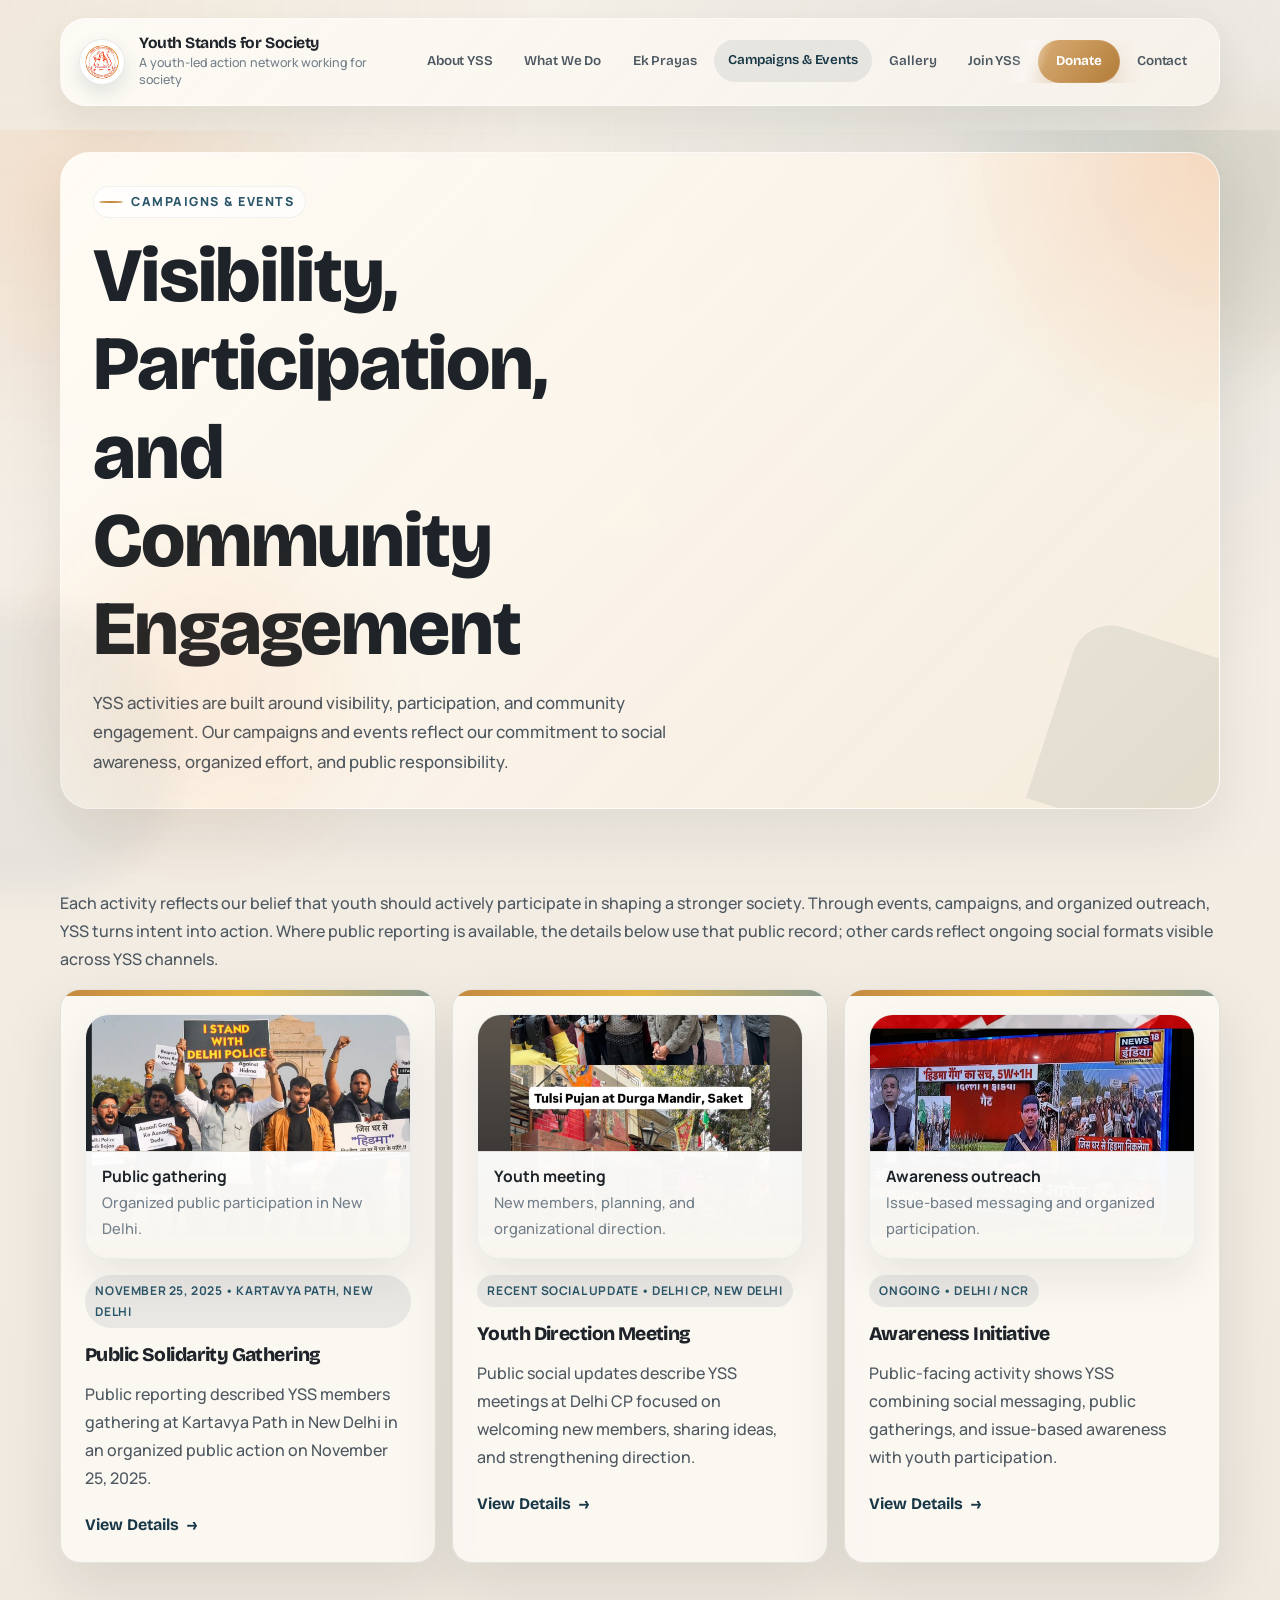
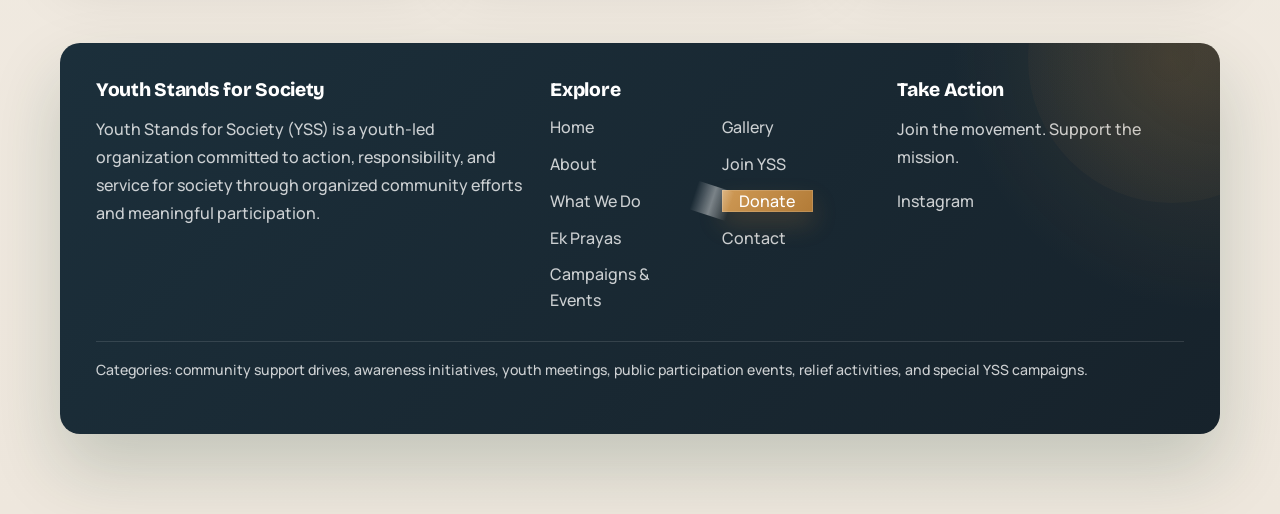
<file: pages/campaigns.html>
<!DOCTYPE html>
<html lang="en">
  <head>
    <meta charset="UTF-8" />
    <meta name="viewport" content="width=device-width, initial-scale=1.0" />
    <title>Campaigns & Events | YSS</title>
    <link rel="preconnect" href="https://fonts.googleapis.com" />
    <link rel="preconnect" href="https://fonts.gstatic.com" crossorigin />
    <link href="https://fonts.googleapis.com/css2?family=Bricolage+Grotesque:wght@500;600;700;800&family=Manrope:wght@400;500;600;700;800&display=swap" rel="stylesheet" />
    <link rel="stylesheet" href="../assets/css/styles.css" />
  <link rel="icon" type="image/x-icon" href="../favicon.ico">
  </head>
  <body class="page-interior">
    <div class="site-shell">
      <header class="site-header">
        <div class="container header-inner">
          <a class="brand" href="../index.html">
            <img src="../assets/images/yss-logo.jpg" alt="YSS Logo" class="brand-logo" />
            <div class="brand-copy">
              <strong>Youth Stands for Society</strong>
              <span>A youth-led action network working for society</span>
            </div>
          </a>
          <button class="nav-toggle" type="button" data-nav-toggle aria-expanded="false" aria-controls="site-nav-campaigns">Menu</button>
          <nav class="site-nav" data-site-nav id="site-nav-campaigns">
            <a href="../index.html">Home</a>
            <a href="./about.html">About YSS</a>
            <a href="./what-we-do.html">What We Do</a>
            <a href="./ek-prayas.html">Ek Prayas</a>
            <a class="active" href="./campaigns.html">Campaigns &amp; Events</a>
            <a href="./gallery.html">Gallery</a>
            <a href="./join.html">Join YSS</a>
            <a class="nav-donate" href="./donate.html">Donate</a>
            <a href="./contact.html">Contact</a>
          </nav>
        </div>
      </header>
      <main>
        <section class="page-hero">
          <div class="container">
            <div class="content-panel">
              <span class="eyebrow">Campaigns &amp; Events</span>
              <h1>Visibility, Participation, and Community Engagement</h1>
              <p class="lead">
                YSS activities are built around visibility, participation, and community engagement. Our
                campaigns and events reflect our commitment to social awareness, organized effort, and
                public responsibility.
              </p>
            </div>
          </div>
        </section>
        <section class="section">
          <div class="container">
            <p>Each activity reflects our belief that youth should actively participate in shaping a stronger society. Through events, campaigns, and organized outreach, YSS turns intent into action. Where public reporting is available, the details below use that public record; other cards reflect ongoing social formats visible across YSS channels.</p>
            <div class="grid-3">
              <article class="campaign-card">
                <div class="photo-frame media-card gallery-tile">
                  <img src="../assets/images/gdrivedummy/IMG_7172.PNG" alt="AI preview of a YSS public gathering" />
                  <div class="photo-caption">
                    <strong>Public gathering</strong>
                    <span>Organized public participation in New Delhi.</span>
                  </div>
                </div>
                <p class="campaign-meta">November 25, 2025 • Kartavya Path, New Delhi</p>
                <h3>Public Solidarity Gathering</h3>
                <p>Public reporting described YSS members gathering at Kartavya Path in New Delhi in an organized public action on November 25, 2025.</p>
                <a class="btn-link" href="https://www.instagram.com/yss_group/" target="_blank" rel="noreferrer">View Details</a>
              </article>
              <article class="campaign-card">
                <div class="photo-frame media-card gallery-tile">
                  <img src="../assets/images/gdrivedummy/IMG_7175.PNG" alt="AI preview of a YSS youth meeting" />
                  <div class="photo-caption">
                    <strong>Youth meeting</strong>
                    <span>New members, planning, and organizational direction.</span>
                  </div>
                </div>
                <p class="campaign-meta">Recent social update • Delhi CP, New Delhi</p>
                <h3>Youth Direction Meeting</h3>
                <p>Public social updates describe YSS meetings at Delhi CP focused on welcoming new members, sharing ideas, and strengthening direction.</p>
                <a class="btn-link" href="https://www.instagram.com/yss_group/" target="_blank" rel="noreferrer">View Details</a>
              </article>
              <article class="campaign-card">
                <div class="photo-frame media-card gallery-tile">
                  <img src="../assets/images/gdrivedummy/IMG_7176.PNG" alt="AI preview of a YSS awareness initiative" />
                  <div class="photo-caption">
                    <strong>Awareness outreach</strong>
                    <span>Issue-based messaging and organized participation.</span>
                  </div>
                </div>
                <p class="campaign-meta">Ongoing • Delhi / NCR</p>
                <h3>Awareness Initiative</h3>
                <p>Public-facing activity shows YSS combining social messaging, public gatherings, and issue-based awareness with youth participation.</p>
                <a class="btn-link" href="https://www.instagram.com/yss_group/" target="_blank" rel="noreferrer">View Details</a>
              </article>
            </div>
          </div>
        </section>
      </main>
      <footer class="footer">
        <div class="container footer-card">
          <div class="footer-grid">
            <div>
              <h3>Youth Stands for Society</h3>
              <p>
                Youth Stands for Society (YSS) is a youth-led organization committed to action,
                responsibility, and service for society through organized community efforts and meaningful participation.
              </p>
            </div>
            <div>
              <h3>Explore</h3>
              <ul class="footer-links">
                <li><a href="../index.html">Home</a></li>
                <li><a href="./about.html">About</a></li>
                <li><a href="./what-we-do.html">What We Do</a></li>
                <li><a href="./ek-prayas.html">Ek Prayas</a></li>
                <li><a href="./campaigns.html">Campaigns &amp; Events</a></li>
                <li><a href="./gallery.html">Gallery</a></li>
                <li><a href="./join.html">Join YSS</a></li>
                <li><a class="nav-donate" href="./donate.html">Donate</a></li>
                <li><a href="./contact.html">Contact</a></li>
              </ul>
            </div>
            <div>
              <h3>Take Action</h3>
              <p>Join the movement. Support the mission.</p>
              <p><a href="https://www.instagram.com/yss_group/" target="_blank" rel="noreferrer">Instagram</a></p>
            </div>
          </div>
          <p class="copyright">Categories: community support drives, awareness initiatives, youth meetings, public participation events, relief activities, and special YSS campaigns.</p>
        </div>
      </footer>
    </div>
    <script src="../assets/js/main.js"></script>
  </body>
</html>
</file>
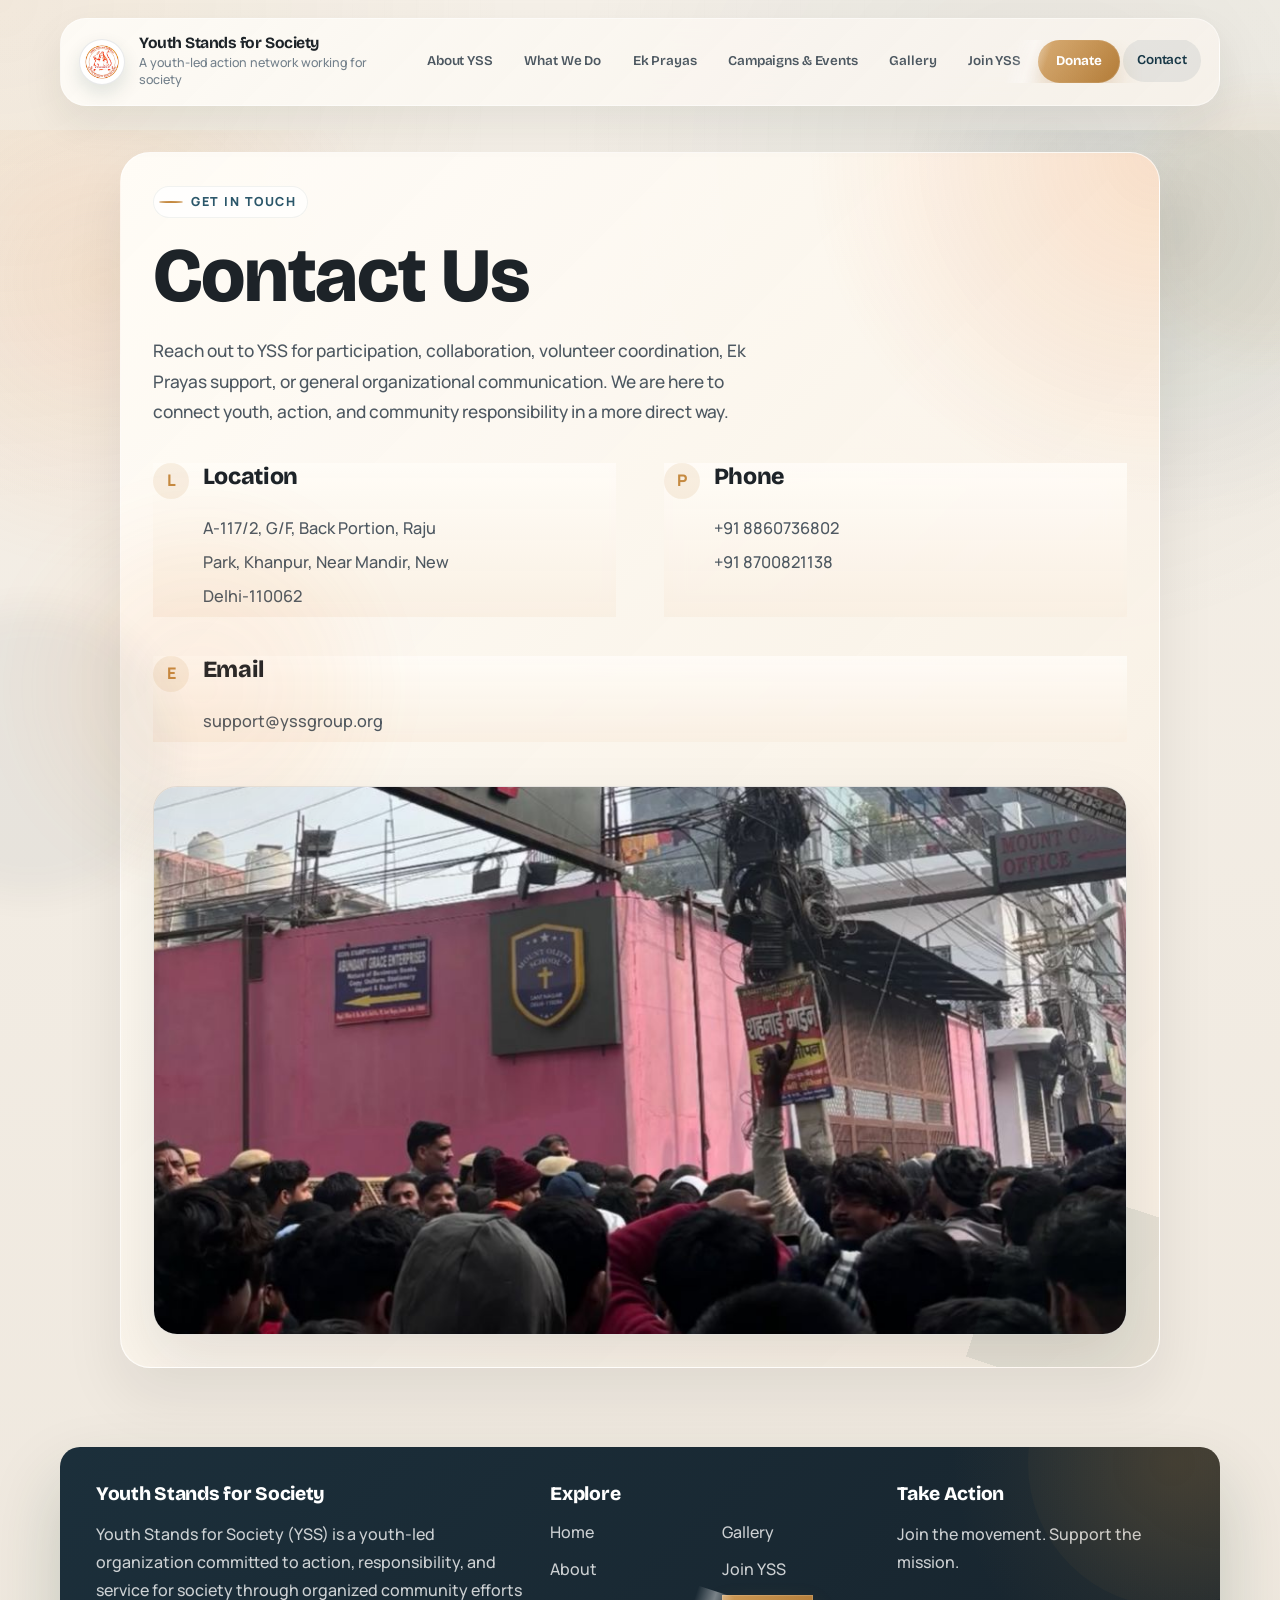
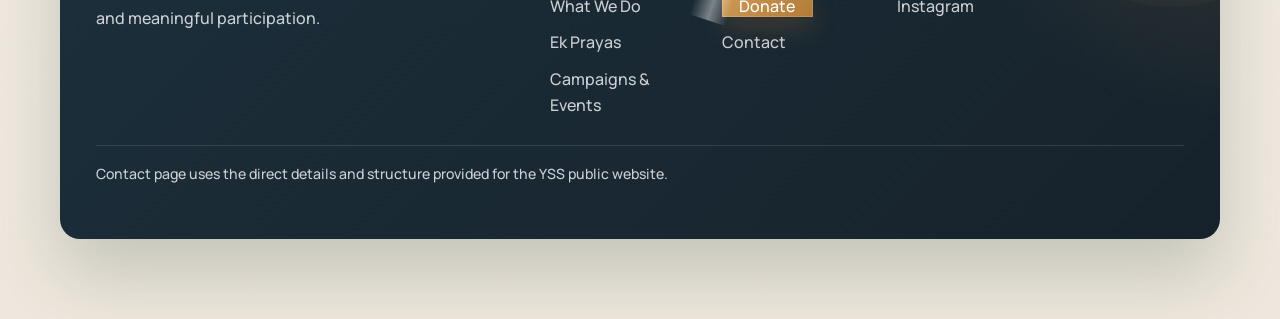
<file: pages/contact.html>
<!DOCTYPE html>
<html lang="en">
  <head>
    <meta charset="UTF-8" />
    <meta name="viewport" content="width=device-width, initial-scale=1.0" />
    <title>Contact | YSS</title>
    <link rel="preconnect" href="https://fonts.googleapis.com" />
    <link rel="preconnect" href="https://fonts.gstatic.com" crossorigin />
    <link href="https://fonts.googleapis.com/css2?family=Bricolage+Grotesque:wght@500;600;700;800&family=Manrope:wght@400;500;600;700;800&display=swap" rel="stylesheet" />
    <link rel="stylesheet" href="../assets/css/styles.css" />
  <link rel="icon" type="image/x-icon" href="../favicon.ico">
  </head>
  <body class="page-interior">
    <div class="site-shell">
      <header class="site-header">
        <div class="container header-inner">
          <a class="brand" href="../index.html">
            <img src="../assets/images/yss-logo.jpg" alt="YSS Logo" class="brand-logo" />
            <div class="brand-copy">
              <strong>Youth Stands for Society</strong>
              <span>A youth-led action network working for society</span>
            </div>
          </a>
          <button class="nav-toggle" type="button" data-nav-toggle aria-expanded="false" aria-controls="site-nav-contact">Menu</button>
          <nav class="site-nav" data-site-nav id="site-nav-contact">
            <a href="../index.html">Home</a>
            <a href="./about.html">About YSS</a>
            <a href="./what-we-do.html">What We Do</a>
            <a href="./ek-prayas.html">Ek Prayas</a>
            <a href="./campaigns.html">Campaigns &amp; Events</a>
            <a href="./gallery.html">Gallery</a>
            <a href="./join.html">Join YSS</a>
            <a class="nav-donate" href="./donate.html">Donate</a>
            <a class="active" href="./contact.html">Contact</a>
          </nav>
        </div>
      </header>
      <main>
        <section class="page-hero contact-page">
          <div class="container">
            <div class="contact-layout">
              <div class="contact-intro">
                <span class="eyebrow">Get In Touch</span>
                <h1>Contact Us</h1>
                <p class="lead">
                  Reach out to YSS for participation, collaboration, volunteer coordination, Ek Prayas
                  support, or general organizational communication. We are here to connect youth, action,
                  and community responsibility in a more direct way.
                </p>
              </div>
              <div class="contact-detail-grid">
                <article class="contact-detail">
                  <div class="contact-detail-head">
                    <span class="contact-icon-badge">L</span>
                    <h3>Location</h3>
                  </div>
                  <p>A-117/2, G/F, Back Portion, Raju</p>
                  <p>Park, Khanpur, Near Mandir, New</p>
                  <p>Delhi-110062</p>
                </article>
                <article class="contact-detail">
                  <div class="contact-detail-head">
                    <span class="contact-icon-badge">P</span>
                    <h3>Phone</h3>
                  </div>
                  <p><a href="tel:+918860736802">+91 8860736802</a></p>
                  <p><a href="tel:+918700821138">+91 8700821138</a></p>
                </article>
                <article class="contact-detail contact-detail-wide">
                  <div class="contact-detail-head">
                    <span class="contact-icon-badge">E</span>
                    <h3>Email</h3>
                  </div>
                  <p><a href="mailto:support@yssgroup.org">support@yssgroup.org</a></p>
                </article>
              </div>
              <div class="contact-visual-card">
                <img src="../assets/images/gdrivedummy/5297a023-fc75-43e9-898e-6ab853857e52.jpg" alt="AI preview of a conversation and meeting around community support" />
              </div>
            </div>
          </div>
        </section>
      </main>
      <footer class="footer">
        <div class="container footer-card">
          <div class="footer-grid">
            <div>
              <h3>Youth Stands for Society</h3>
              <p>
                Youth Stands for Society (YSS) is a youth-led organization committed to action,
                responsibility, and service for society through organized community efforts and meaningful participation.
              </p>
            </div>
            <div>
              <h3>Explore</h3>
              <ul class="footer-links">
                <li><a href="../index.html">Home</a></li>
                <li><a href="./about.html">About</a></li>
                <li><a href="./what-we-do.html">What We Do</a></li>
                <li><a href="./ek-prayas.html">Ek Prayas</a></li>
                <li><a href="./campaigns.html">Campaigns &amp; Events</a></li>
                <li><a href="./gallery.html">Gallery</a></li>
                <li><a href="./join.html">Join YSS</a></li>
                <li><a class="nav-donate" href="./donate.html">Donate</a></li>
                <li><a href="./contact.html">Contact</a></li>
              </ul>
            </div>
            <div>
              <h3>Take Action</h3>
              <p>Join the movement. Support the mission.</p>
              <p><a href="https://www.instagram.com/yss_group/" target="_blank" rel="noreferrer">Instagram</a></p>
            </div>
          </div>
          <p class="copyright">Contact page uses the direct details and structure provided for the YSS public website.</p>
        </div>
      </footer>
    </div>
    <script src="../assets/js/main.js"></script>
  </body>
</html>
</file>
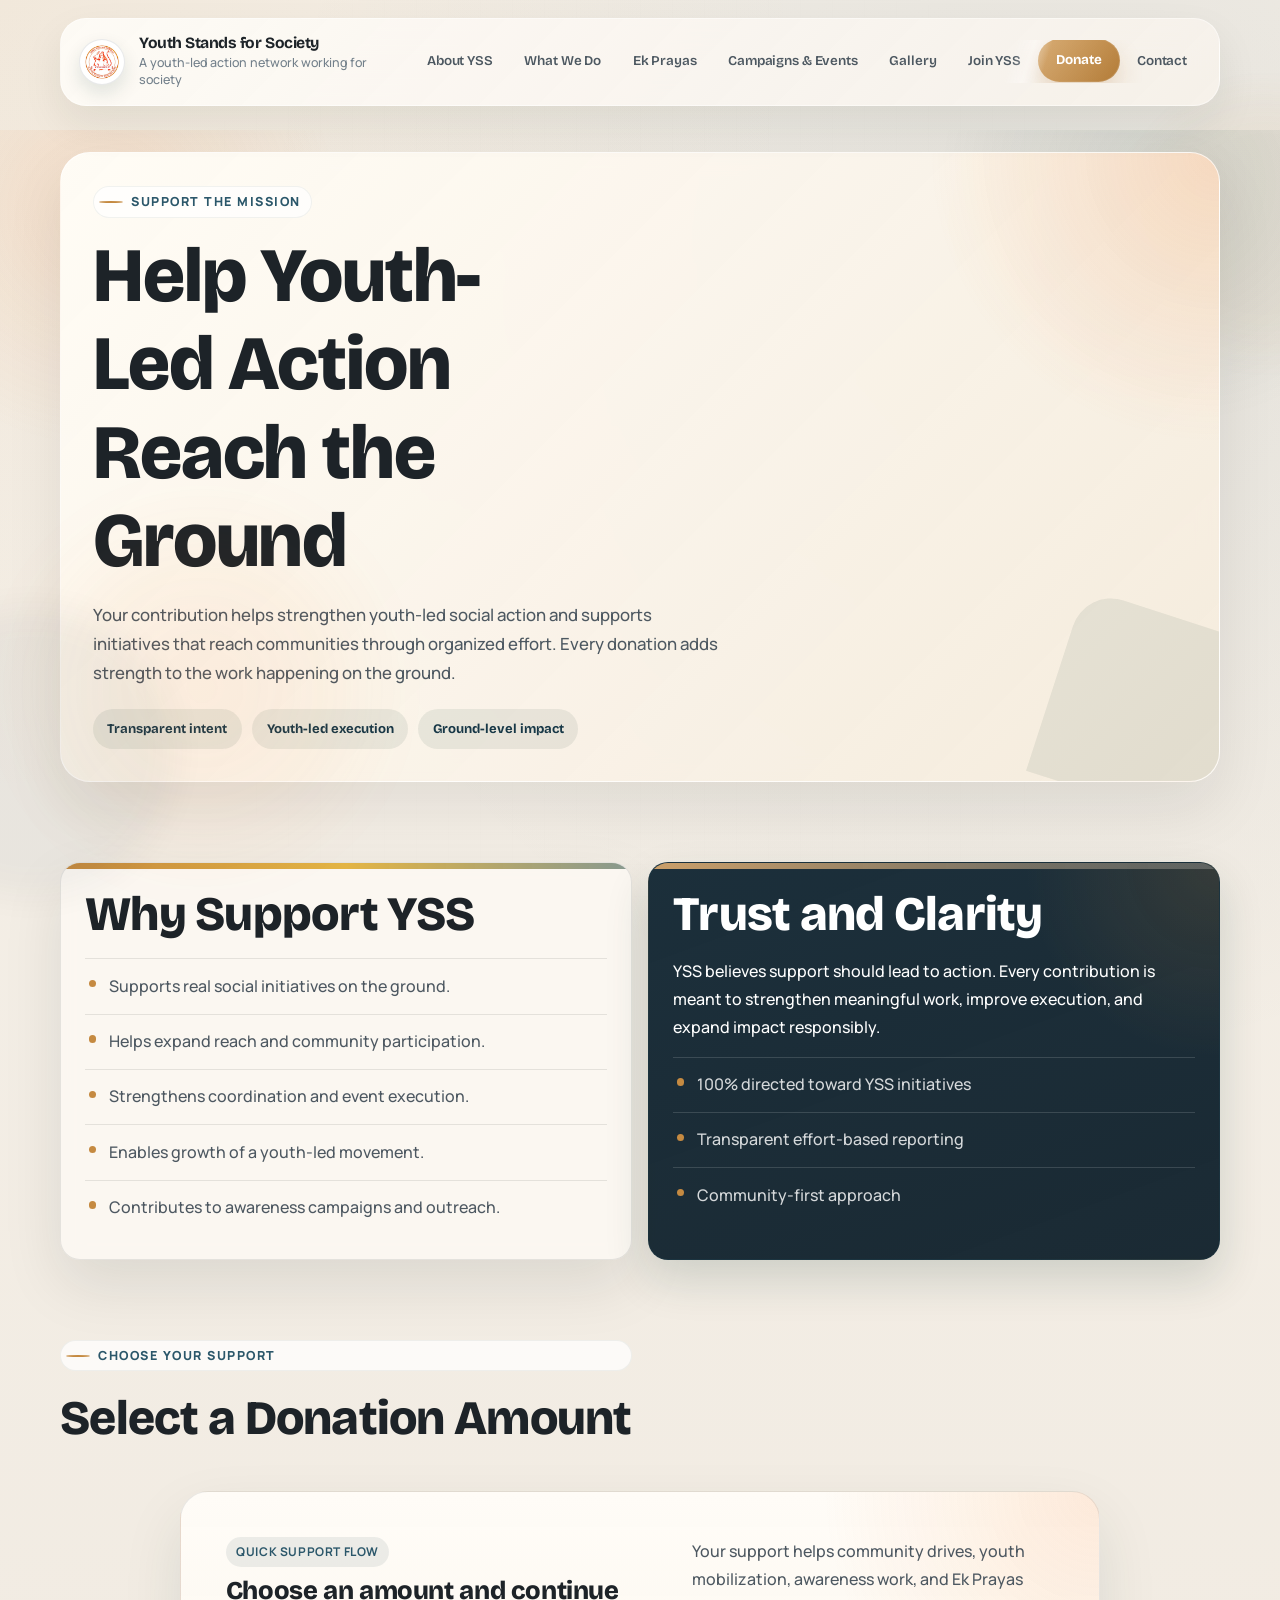
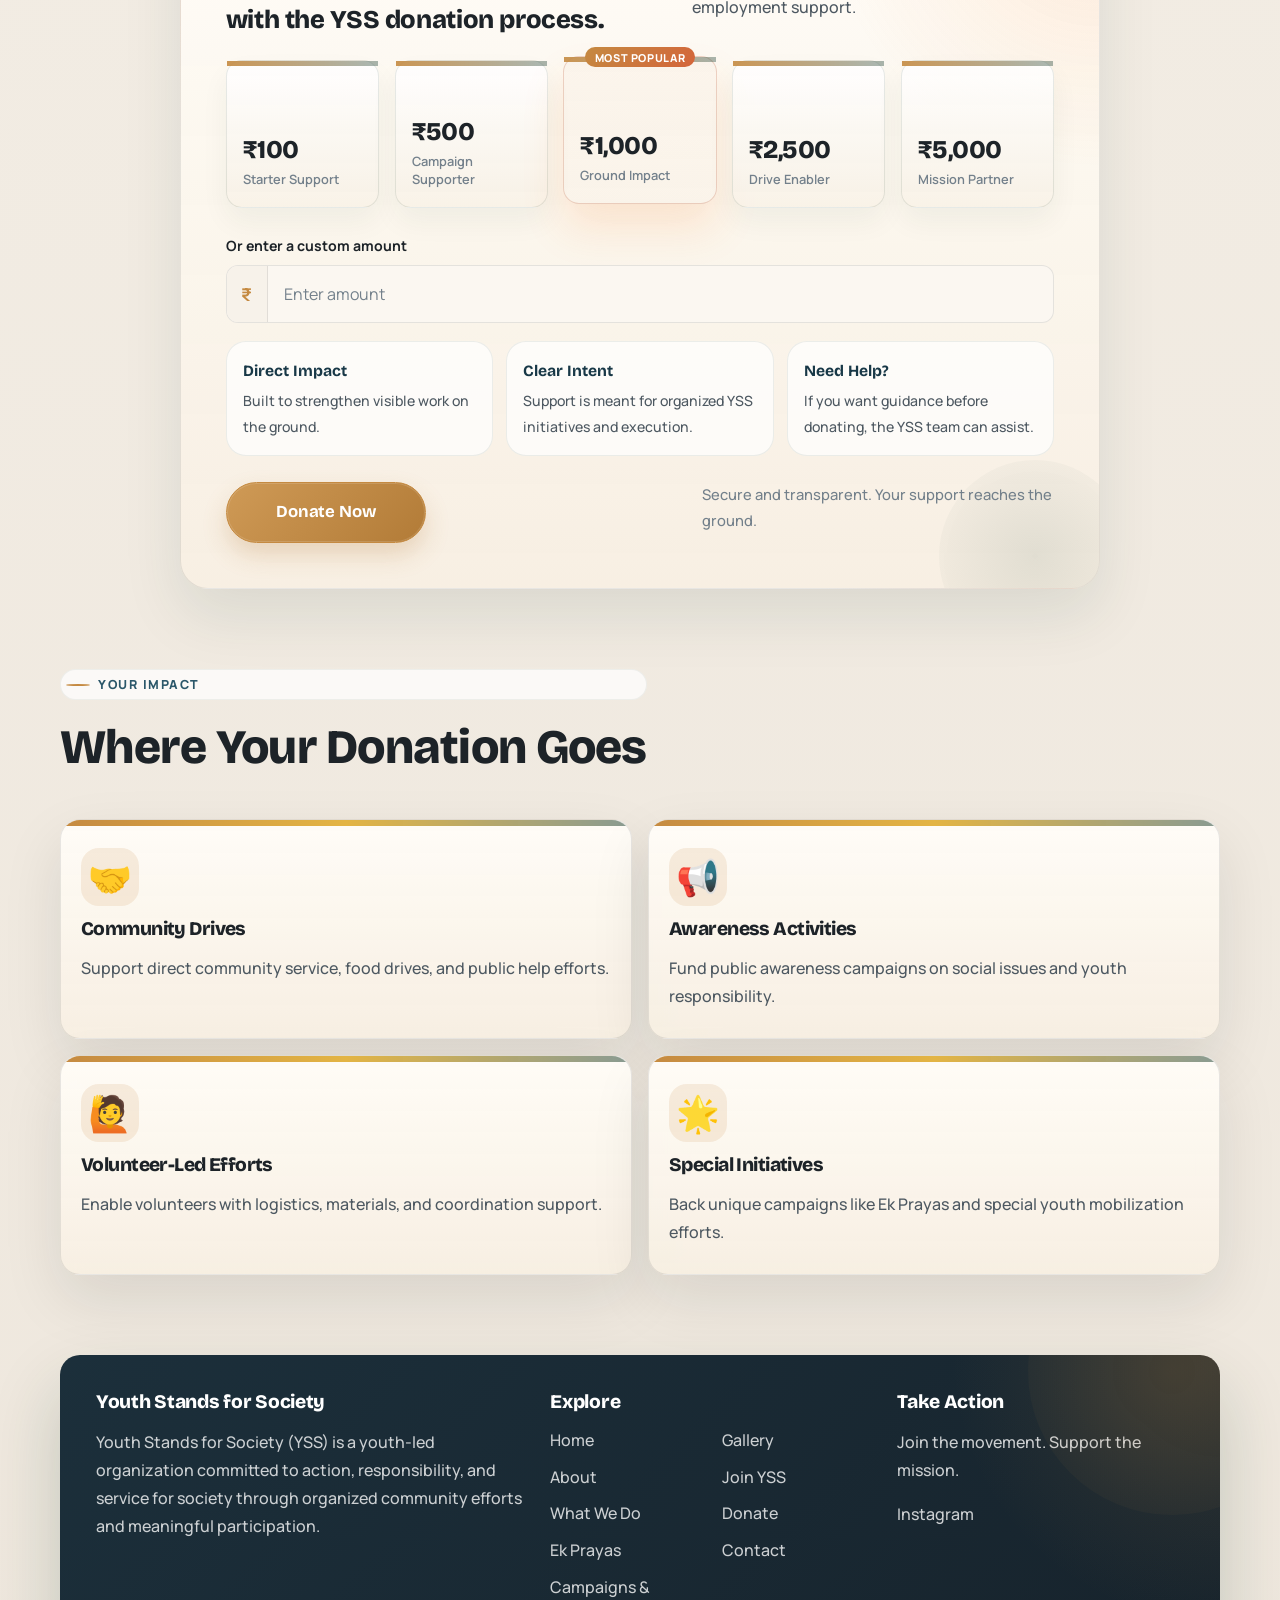
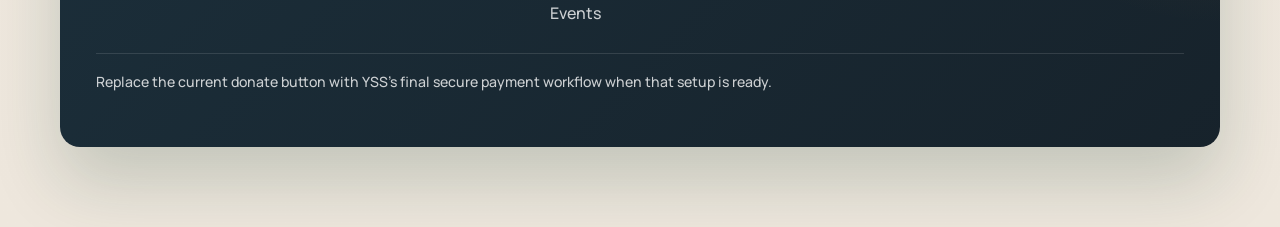
<file: pages/donate.html>
<!DOCTYPE html>
<html lang="en">
  <head>
    <meta charset="UTF-8" />
    <meta name="viewport" content="width=device-width, initial-scale=1.0" />
    <title>Donate | YSS</title>
    <link rel="preconnect" href="https://fonts.googleapis.com" />
    <link rel="preconnect" href="https://fonts.gstatic.com" crossorigin />
    <link href="https://fonts.googleapis.com/css2?family=Bricolage+Grotesque:wght@500;600;700;800&family=Manrope:wght@400;500;600;700;800&display=swap" rel="stylesheet" />
    <link rel="stylesheet" href="../assets/css/styles.css" />
  <link rel="icon" type="image/x-icon" href="../favicon.ico">
  </head>
  <body class="page-interior">
    <div class="site-shell">
      <header class="site-header">
        <div class="container header-inner">
          <a class="brand" href="../index.html">
            <img src="../assets/images/yss-logo.jpg" alt="YSS Logo" class="brand-logo" />
            <div class="brand-copy">
              <strong>Youth Stands for Society</strong>
              <span>A youth-led action network working for society</span>
            </div>
          </a>
          <button class="nav-toggle" type="button" data-nav-toggle aria-expanded="false" aria-controls="site-nav-donate">Menu</button>
          <nav class="site-nav" data-site-nav id="site-nav-donate">
            <a href="../index.html">Home</a>
            <a href="./about.html">About YSS</a>
            <a href="./what-we-do.html">What We Do</a>
            <a href="./ek-prayas.html">Ek Prayas</a>
            <a href="./campaigns.html">Campaigns &amp; Events</a>
            <a href="./gallery.html">Gallery</a>
            <a href="./join.html">Join YSS</a>
            <a class="nav-donate active" href="./donate.html">Donate</a>
            <a href="./contact.html">Contact</a>
          </nav>
        </div>
      </header>
      <main>
        <!-- Donate Hero -->
        <section class="page-hero donate-hero">
          <div class="container">
            <div class="content-panel donate-hero-panel">
              <span class="eyebrow">Support the Mission</span>
              <h1>Help Youth-Led Action Reach the Ground</h1>
              <p class="lead">Your contribution helps strengthen youth-led social action and supports initiatives that reach communities through organized effort. Every donation adds strength to the work happening on the ground.</p>
              <div class="donate-hero-badges">
                <span>Transparent intent</span>
                <span>Youth-led execution</span>
                <span>Ground-level impact</span>
              </div>
            </div>
          </div>
        </section>

        <!-- Why Support -->
        <section class="section">
          <div class="container grid-2">
            <article class="card">
              <h2>Why Support YSS</h2>
              <ul class="bullet-list">
                <li>Supports real social initiatives on the ground.</li>
                <li>Helps expand reach and community participation.</li>
                <li>Strengthens coordination and event execution.</li>
                <li>Enables growth of a youth-led movement.</li>
                <li>Contributes to awareness campaigns and outreach.</li>
              </ul>
            </article>
            <article class="highlight card">
              <h2>Trust and Clarity</h2>
              <p>YSS believes support should lead to action. Every contribution is meant to strengthen meaningful work, improve execution, and expand impact responsibly.</p>
              <ul class="pill-list">
                <li>100% directed toward YSS initiatives</li>
                <li>Transparent effort-based reporting</li>
                <li>Community-first approach</li>
              </ul>
            </article>
          </div>
        </section>

        <!-- Donation Amount Selection -->
        <section class="section">
          <div class="container">
            <div class="section-header animate-on-scroll">
              <div>
                <span class="eyebrow">Choose Your Support</span>
                <h2>Select a Donation Amount</h2>
              </div>
            </div>
            <div class="donate-amounts-wrapper animate-on-scroll">
              <div class="donate-panel-top">
                <div>
                  <span class="metric-note">Quick Support Flow</span>
                  <h3>Choose an amount and continue with the YSS donation process.</h3>
                </div>
                <p>Your support helps community drives, youth mobilization, awareness work, and Ek Prayas employment support.</p>
              </div>
              <div class="donate-amounts" id="donate-amounts">
                <button type="button" class="donate-amount-btn" data-amount="100">
                  <span class="donate-amount-value">₹100</span>
                  <span class="donate-amount-label">Starter Support</span>
                </button>
                <button type="button" class="donate-amount-btn" data-amount="500">
                  <span class="donate-amount-value">₹500</span>
                  <span class="donate-amount-label">Campaign Supporter</span>
                </button>
                <button type="button" class="donate-amount-btn featured" data-amount="1000">
                  <span class="donate-amount-badge">Most Popular</span>
                  <span class="donate-amount-value">₹1,000</span>
                  <span class="donate-amount-label">Ground Impact</span>
                </button>
                <button type="button" class="donate-amount-btn" data-amount="2500">
                  <span class="donate-amount-value">₹2,500</span>
                  <span class="donate-amount-label">Drive Enabler</span>
                </button>
                <button type="button" class="donate-amount-btn" data-amount="5000">
                  <span class="donate-amount-value">₹5,000</span>
                  <span class="donate-amount-label">Mission Partner</span>
                </button>
              </div>
              <div class="donate-custom">
                <label for="donate-custom-input">Or enter a custom amount</label>
                <div class="donate-custom-input-wrap">
                  <span class="donate-currency">₹</span>
                  <input type="number" id="donate-custom-input" placeholder="Enter amount" min="1" />
                </div>
              </div>
              <div class="donate-support-strip">
                <article>
                  <strong>Direct Impact</strong>
                  <span>Built to strengthen visible work on the ground.</span>
                </article>
                <article>
                  <strong>Clear Intent</strong>
                  <span>Support is meant for organized YSS initiatives and execution.</span>
                </article>
                <article>
                  <strong>Need Help?</strong>
                  <span>If you want guidance before donating, the YSS team can assist.</span>
                </article>
              </div>
              <div class="donate-cta-row">
                <a class="btn donate-cta-btn" href="./contact.html" id="donate-cta-btn">Donate Now</a>
                <p class="donate-cta-note">Secure and transparent. Your support reaches the ground.</p>
              </div>
            </div>
          </div>
        </section>

        <!-- Impact Categories -->
        <section class="section">
          <div class="container">
            <div class="section-header animate-on-scroll">
              <div>
                <span class="eyebrow">Your Impact</span>
                <h2>Where Your Donation Goes</h2>
              </div>
            </div>
            <div class="grid-4">
              <article class="donation-card donate-impact-card animate-on-scroll">
                <div class="donate-impact-icon">🤝</div>
                <h3>Community Drives</h3>
                <p>Support direct community service, food drives, and public help efforts.</p>
              </article>
              <article class="donation-card donate-impact-card animate-on-scroll">
                <div class="donate-impact-icon">📢</div>
                <h3>Awareness Activities</h3>
                <p>Fund public awareness campaigns on social issues and youth responsibility.</p>
              </article>
              <article class="donation-card donate-impact-card animate-on-scroll">
                <div class="donate-impact-icon">🙋</div>
                <h3>Volunteer-Led Efforts</h3>
                <p>Enable volunteers with logistics, materials, and coordination support.</p>
              </article>
              <article class="donation-card donate-impact-card animate-on-scroll">
                <div class="donate-impact-icon">🌟</div>
                <h3>Special Initiatives</h3>
                <p>Back unique campaigns like Ek Prayas and special youth mobilization efforts.</p>
              </article>
            </div>
          </div>
        </section>
      </main>
      <footer class="footer">
        <div class="container footer-card">
          <div class="footer-grid">
            <div>
              <h3>Youth Stands for Society</h3>
              <p>
                Youth Stands for Society (YSS) is a youth-led organization committed to action,
                responsibility, and service for society through organized community efforts and meaningful participation.
              </p>
            </div>
            <div>
              <h3>Explore</h3>
              <ul class="footer-links">
                <li><a href="../index.html">Home</a></li>
                <li><a href="./about.html">About</a></li>
                <li><a href="./what-we-do.html">What We Do</a></li>
                <li><a href="./ek-prayas.html">Ek Prayas</a></li>
                <li><a href="./campaigns.html">Campaigns &amp; Events</a></li>
                <li><a href="./gallery.html">Gallery</a></li>
                <li><a href="./join.html">Join YSS</a></li>
                <li><a href="./donate.html">Donate</a></li>
                <li><a href="./contact.html">Contact</a></li>
              </ul>
            </div>
            <div>
              <h3>Take Action</h3>
              <p>Join the movement. Support the mission.</p>
              <p><a href="https://www.instagram.com/yss_group/" target="_blank" rel="noreferrer">Instagram</a></p>
            </div>
          </div>
          <p class="copyright">Replace the current donate button with YSS's final secure payment workflow when that setup is ready.</p>
        </div>
      </footer>
    </div>
    <script src="../assets/js/main.js"></script>
  </body>
</html>
</file>
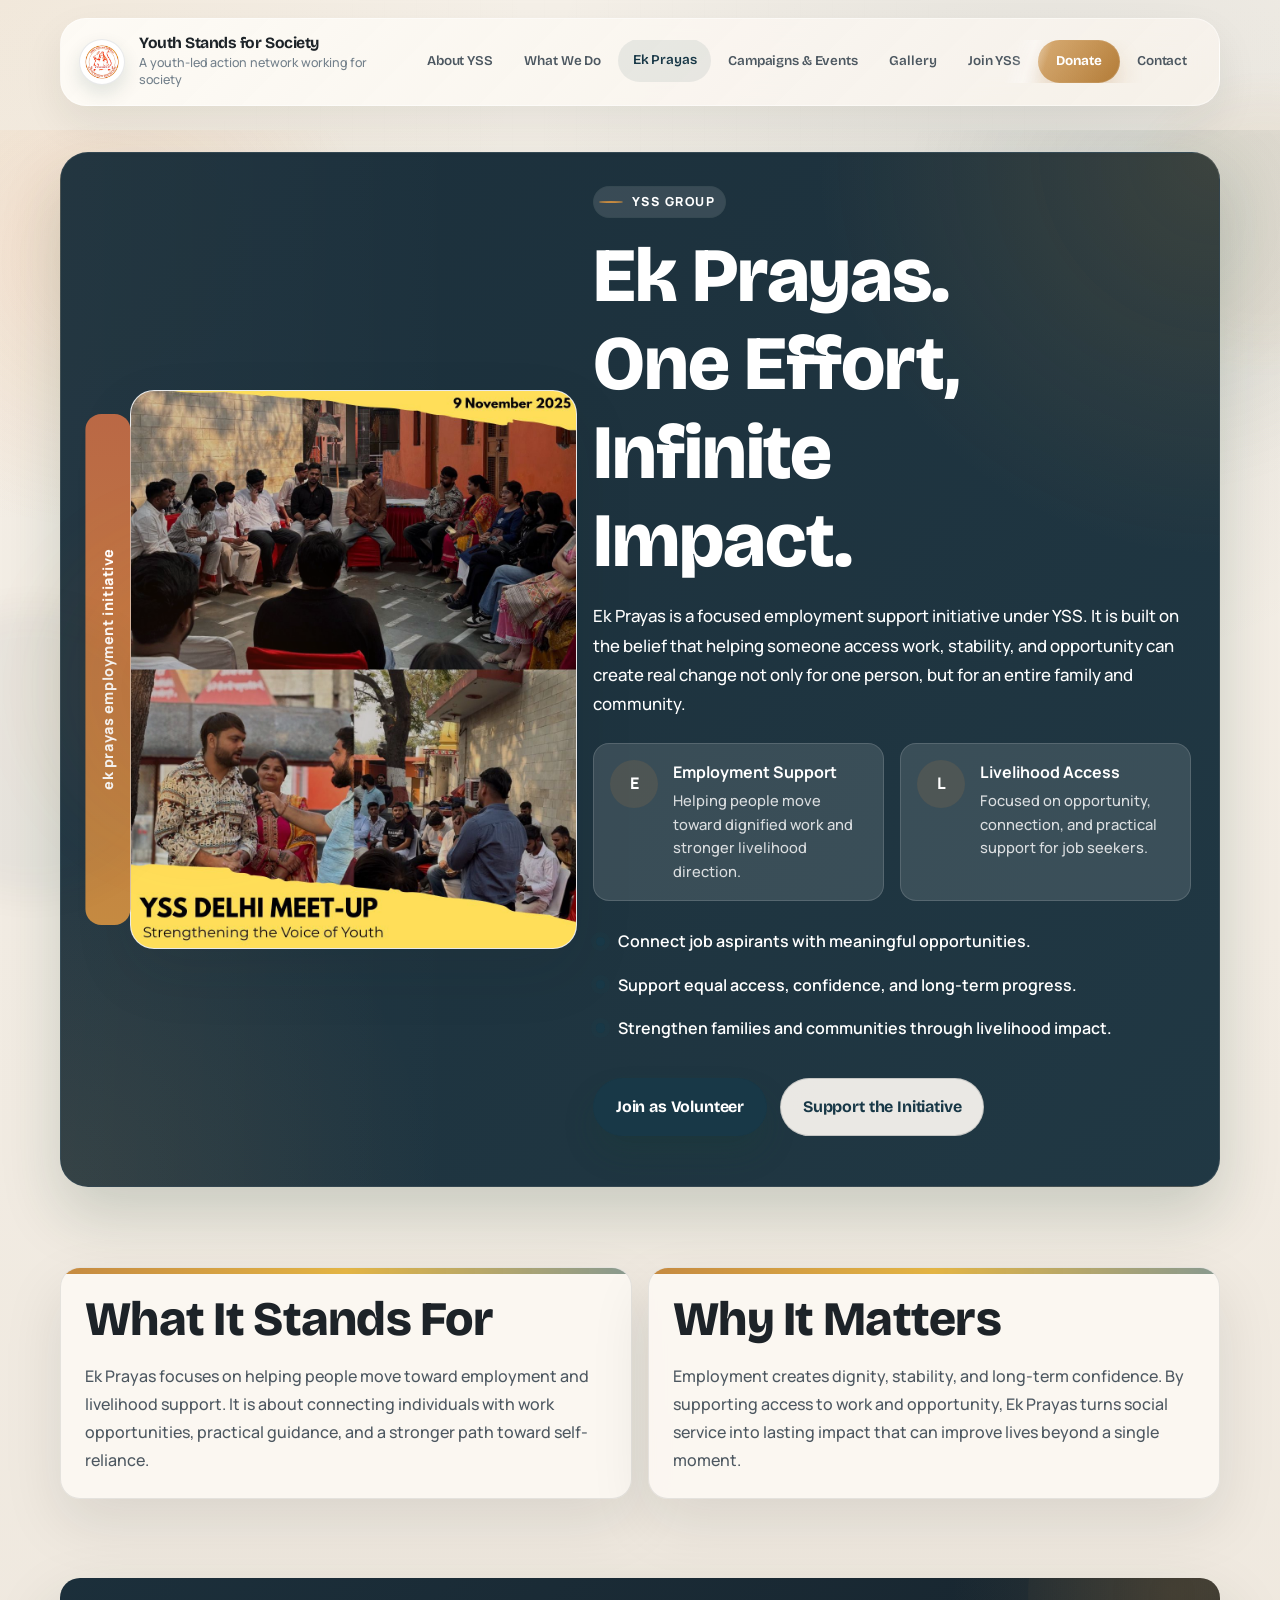
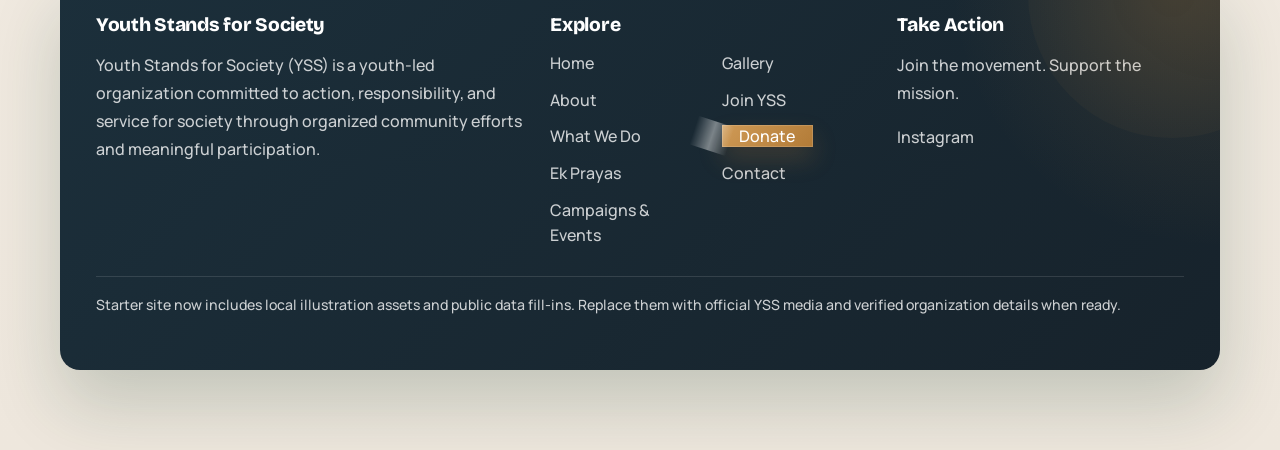
<file: pages/ek-prayas.html>
<!DOCTYPE html>
<html lang="en">
  <head>
    <meta charset="UTF-8" />
    <meta name="viewport" content="width=device-width, initial-scale=1.0" />
    <title>Ek Prayas | YSS</title>
    <link rel="preconnect" href="https://fonts.googleapis.com" />
    <link rel="preconnect" href="https://fonts.gstatic.com" crossorigin />
    <link href="https://fonts.googleapis.com/css2?family=Bricolage+Grotesque:wght@500;600;700;800&family=Manrope:wght@400;500;600;700;800&display=swap" rel="stylesheet" />
    <link rel="stylesheet" href="../assets/css/styles.css" />
  <link rel="icon" type="image/x-icon" href="../favicon.ico">
  </head>
  <body class="page-interior">
    <div class="site-shell">
      <header class="site-header">
        <div class="container header-inner">
          <a class="brand" href="../index.html">
            <img src="../assets/images/yss-logo.jpg" alt="YSS Logo" class="brand-logo" />
            <div class="brand-copy">
              <strong>Youth Stands for Society</strong>
              <span>A youth-led action network working for society</span>
            </div>
          </a>
          <button class="nav-toggle" type="button" data-nav-toggle aria-expanded="false" aria-controls="site-nav-ek-prayas">Menu</button>
          <nav class="site-nav" data-site-nav id="site-nav-ek-prayas">
            <a href="../index.html">Home</a>
            <a href="./about.html">About YSS</a>
            <a href="./what-we-do.html">What We Do</a>
            <a class="active" href="./ek-prayas.html">Ek Prayas</a>
            <a href="./campaigns.html">Campaigns &amp; Events</a>
            <a href="./gallery.html">Gallery</a>
            <a href="./join.html">Join YSS</a>
            <a class="nav-donate" href="./donate.html">Donate</a>
            <a href="./contact.html">Contact</a>
          </nav>
        </div>
      </header>
      <main>
        <section class="page-hero ek-page-hero">
          <div class="container">
            <div class="ek-showcase">
              <div class="ek-media-stage">
                <span class="ek-ribbon">ek prayas employment initiative</span>
                <div class="ek-media-card">
                  <img src="../assets/images/gdrivedummy/1b60a18b-0eac-4953-94c6-28463695bbc1.jpg" alt="AI preview representing the Ek Prayas employment initiative" />
                </div>
              </div>
              <div class="ek-content">
                <span class="eyebrow">YSS Group</span>
                <h1>Ek Prayas. One Effort, Infinite Impact.</h1>
                <p class="lead">
                  Ek Prayas is a focused employment support initiative under YSS. It is built on the belief
                  that helping someone access work, stability, and opportunity can create real change not
                  only for one person, but for an entire family and community.
                </p>
                <div class="ek-stats">
                  <article class="ek-stat">
                    <div class="ek-stat-icon">E</div>
                    <div>
                      <strong>Employment Support</strong>
                      <span>Helping people move toward dignified work and stronger livelihood direction.</span>
                    </div>
                  </article>
                  <article class="ek-stat">
                    <div class="ek-stat-icon">L</div>
                    <div>
                      <strong>Livelihood Access</strong>
                      <span>Focused on opportunity, connection, and practical support for job seekers.</span>
                    </div>
                  </article>
                </div>
                <ul class="ek-list">
                  <li>Connect job aspirants with meaningful opportunities.</li>
                  <li>Support equal access, confidence, and long-term progress.</li>
                  <li>Strengthen families and communities through livelihood impact.</li>
                </ul>
                <div class="inline-actions">
                  <a class="btn" href="./join.html">Join as Volunteer</a>
                  <a class="btn-secondary" href="./donate.html">Support the Initiative</a>
                </div>
              </div>
            </div>
          </div>
        </section>
        <section class="section">
          <div class="container grid-2">
            <article class="card">
              <h2>What It Stands For</h2>
              <p>Ek Prayas focuses on helping people move toward employment and livelihood support. It is about connecting individuals with work opportunities, practical guidance, and a stronger path toward self-reliance.</p>
            </article>
            <article class="card">
              <h2>Why It Matters</h2>
              <p>Employment creates dignity, stability, and long-term confidence. By supporting access to work and opportunity, Ek Prayas turns social service into lasting impact that can improve lives beyond a single moment.</p>
            </article>
          </div>
        </section>
      </main>
      <footer class="footer">
        <div class="container footer-card">
          <div class="footer-grid">
            <div>
              <h3>Youth Stands for Society</h3>
              <p>
                Youth Stands for Society (YSS) is a youth-led organization committed to action,
                responsibility, and service for society through organized community efforts and meaningful participation.
              </p>
            </div>
            <div>
              <h3>Explore</h3>
              <ul class="footer-links">
                <li><a href="../index.html">Home</a></li>
                <li><a href="./about.html">About</a></li>
                <li><a href="./what-we-do.html">What We Do</a></li>
                <li><a href="./ek-prayas.html">Ek Prayas</a></li>
                <li><a href="./campaigns.html">Campaigns &amp; Events</a></li>
                <li><a href="./gallery.html">Gallery</a></li>
                <li><a href="./join.html">Join YSS</a></li>
                <li><a class="nav-donate" href="./donate.html">Donate</a></li>
                <li><a href="./contact.html">Contact</a></li>
              </ul>
            </div>
            <div>
              <h3>Take Action</h3>
              <p>Join the movement. Support the mission.</p>
              <p><a href="https://www.instagram.com/yss_group/" target="_blank" rel="noreferrer">Instagram</a></p>
            </div>
          </div>
          <p class="copyright">Starter site now includes local illustration assets and public data fill-ins. Replace them with official YSS media and verified organization details when ready.</p>
        </div>
      </footer>
    </div>
    <script src="../assets/js/main.js"></script>
  </body>
</html>
</file>
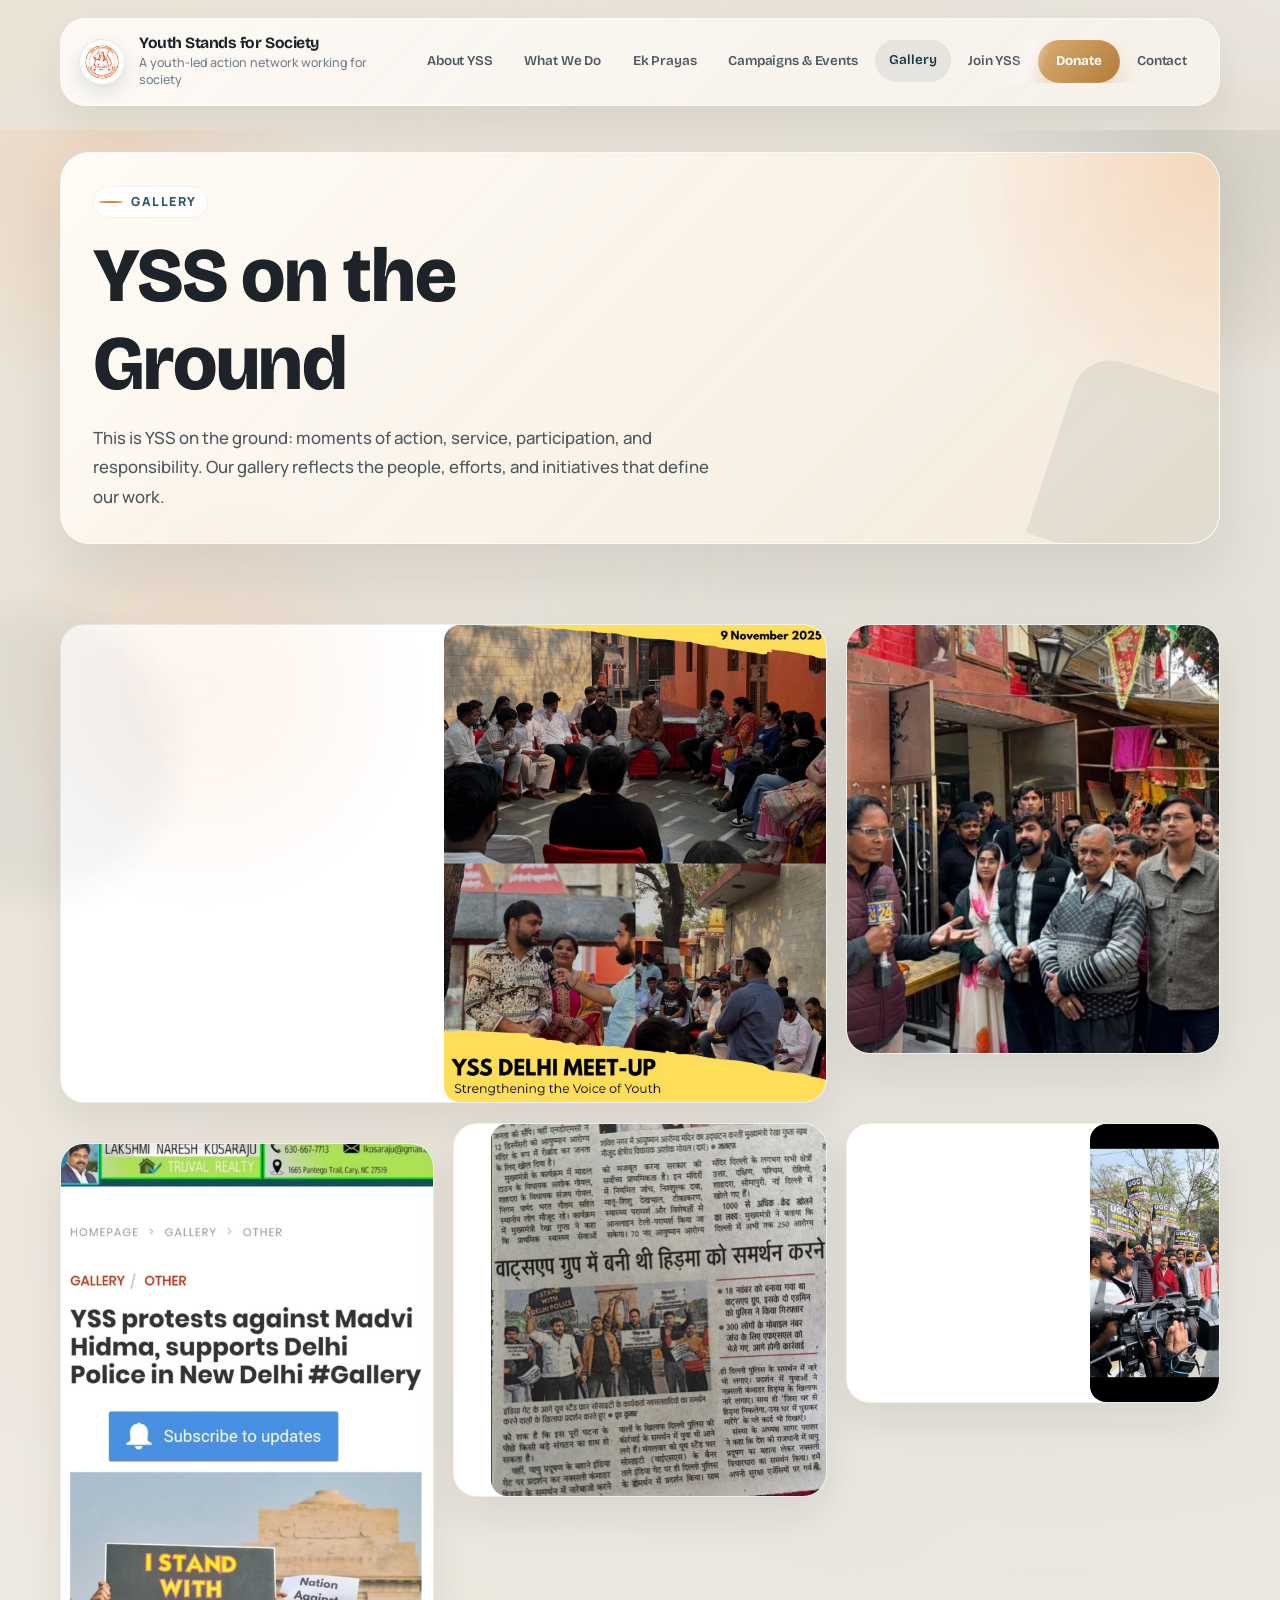
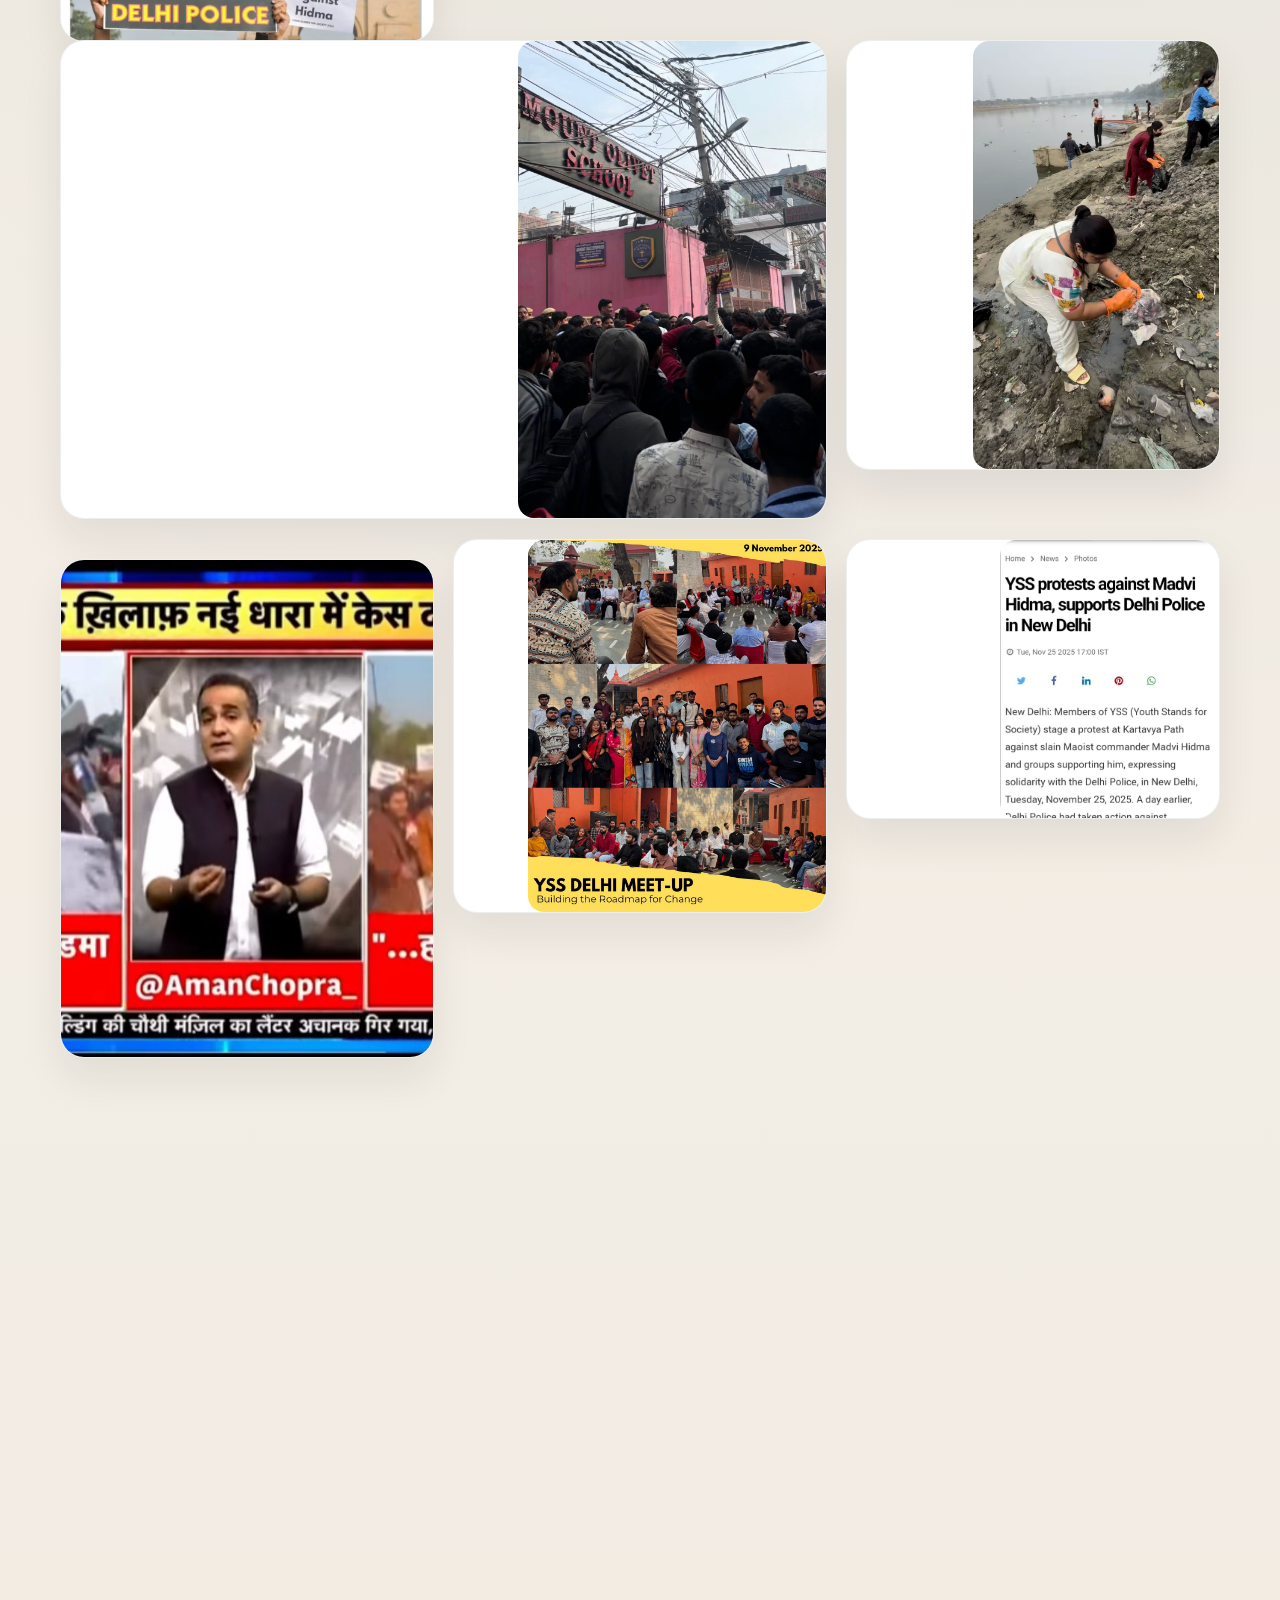
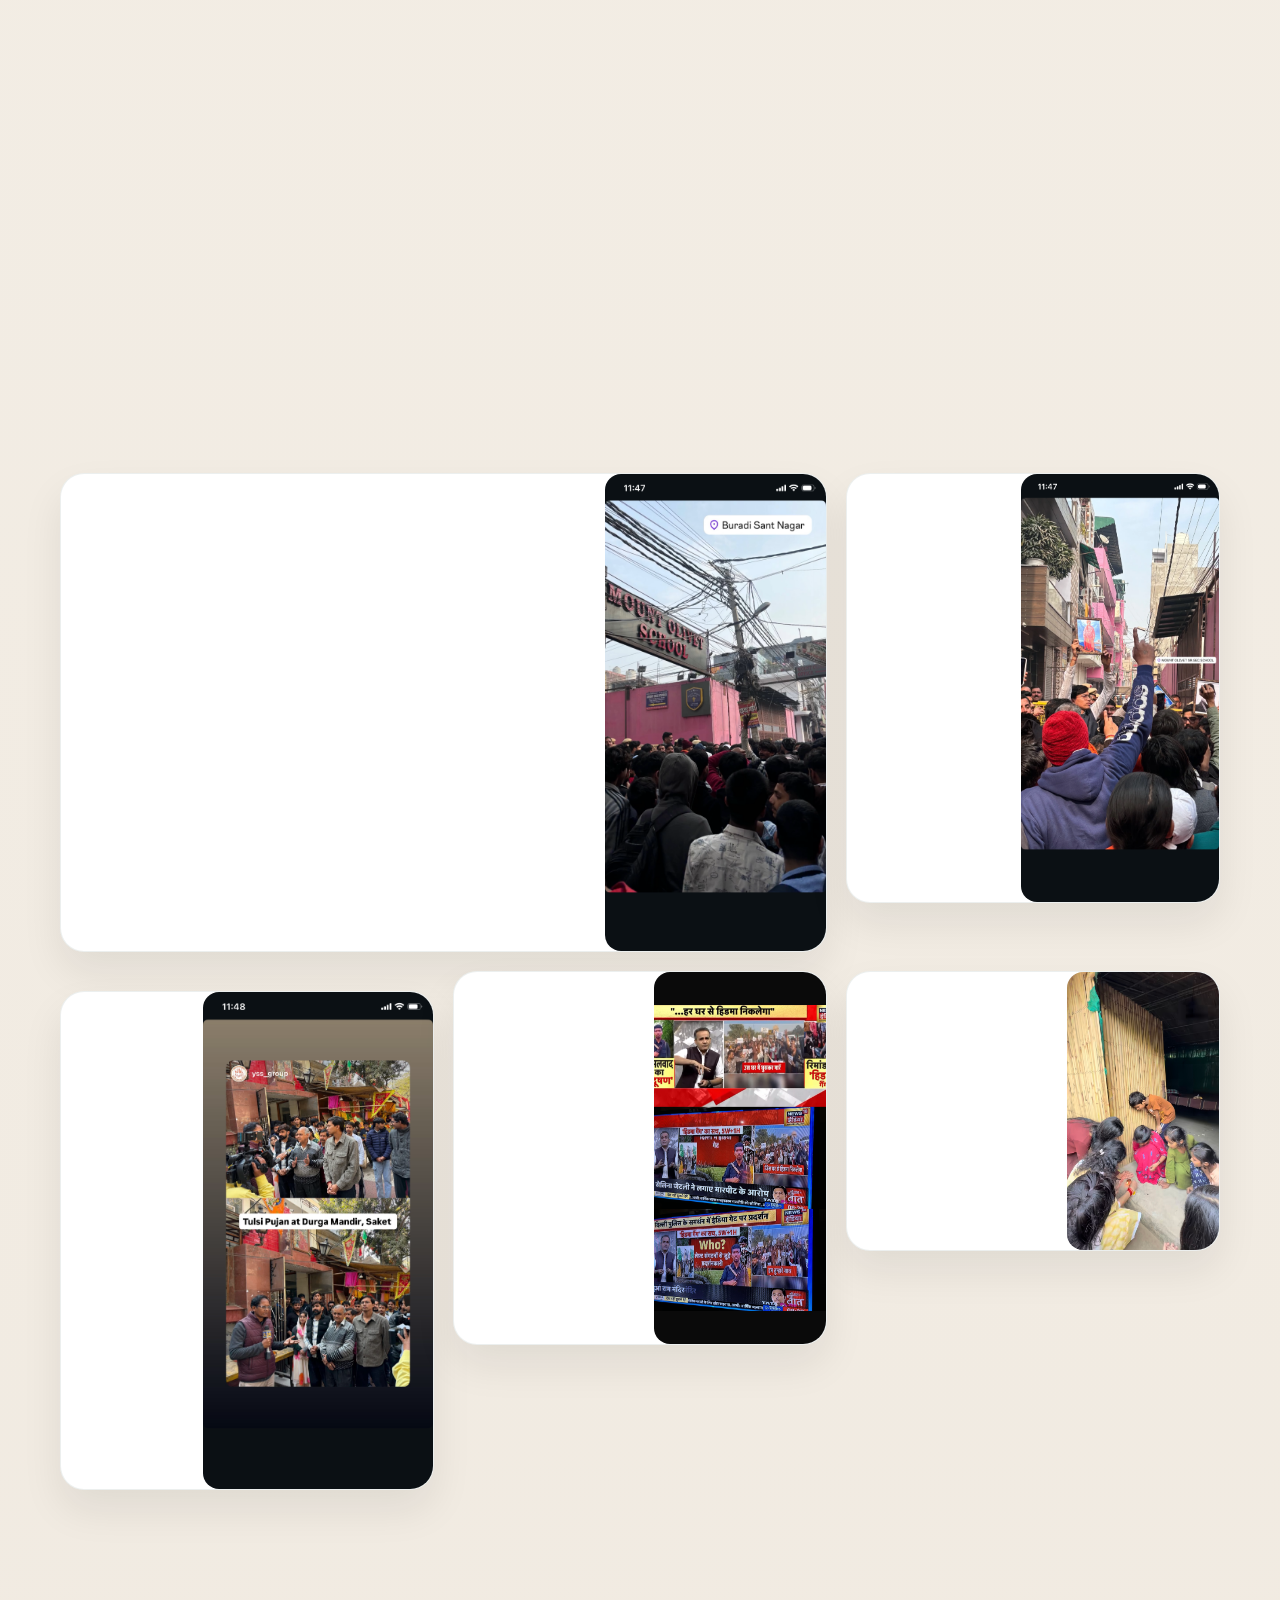
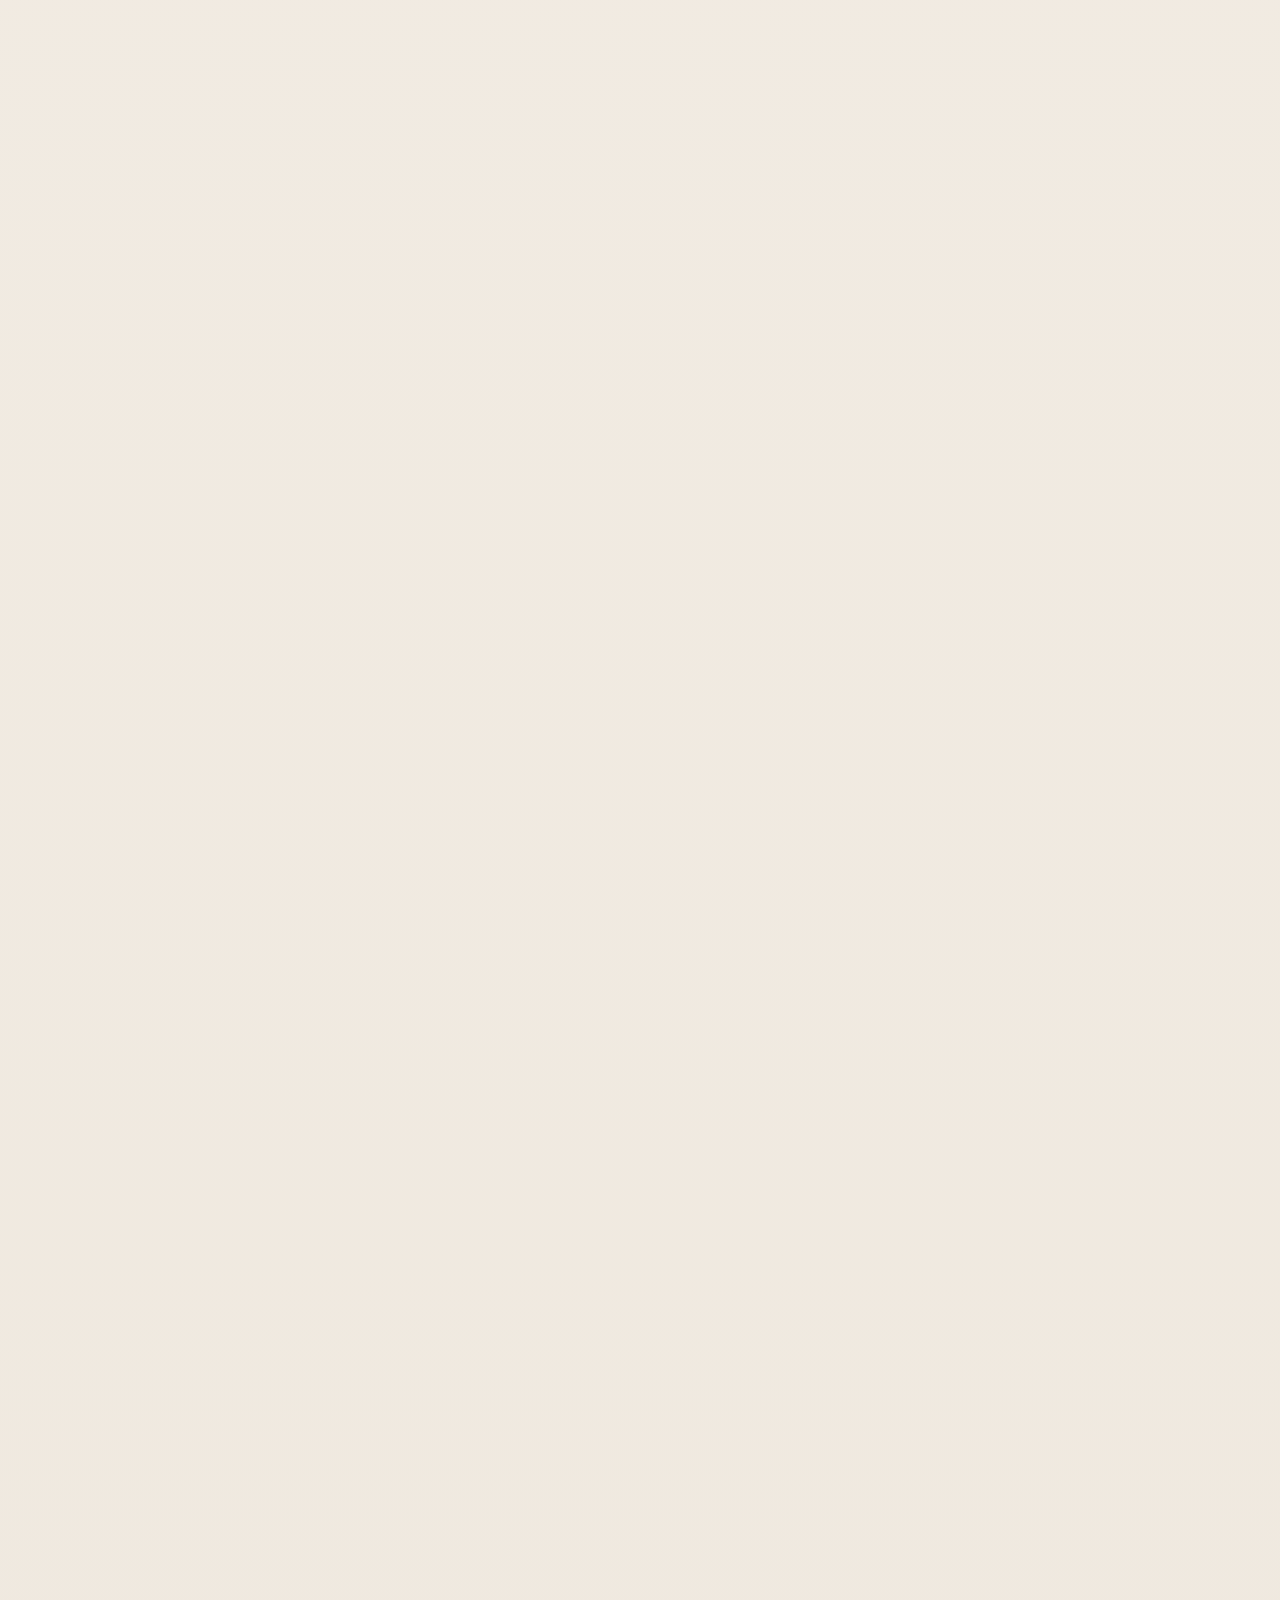
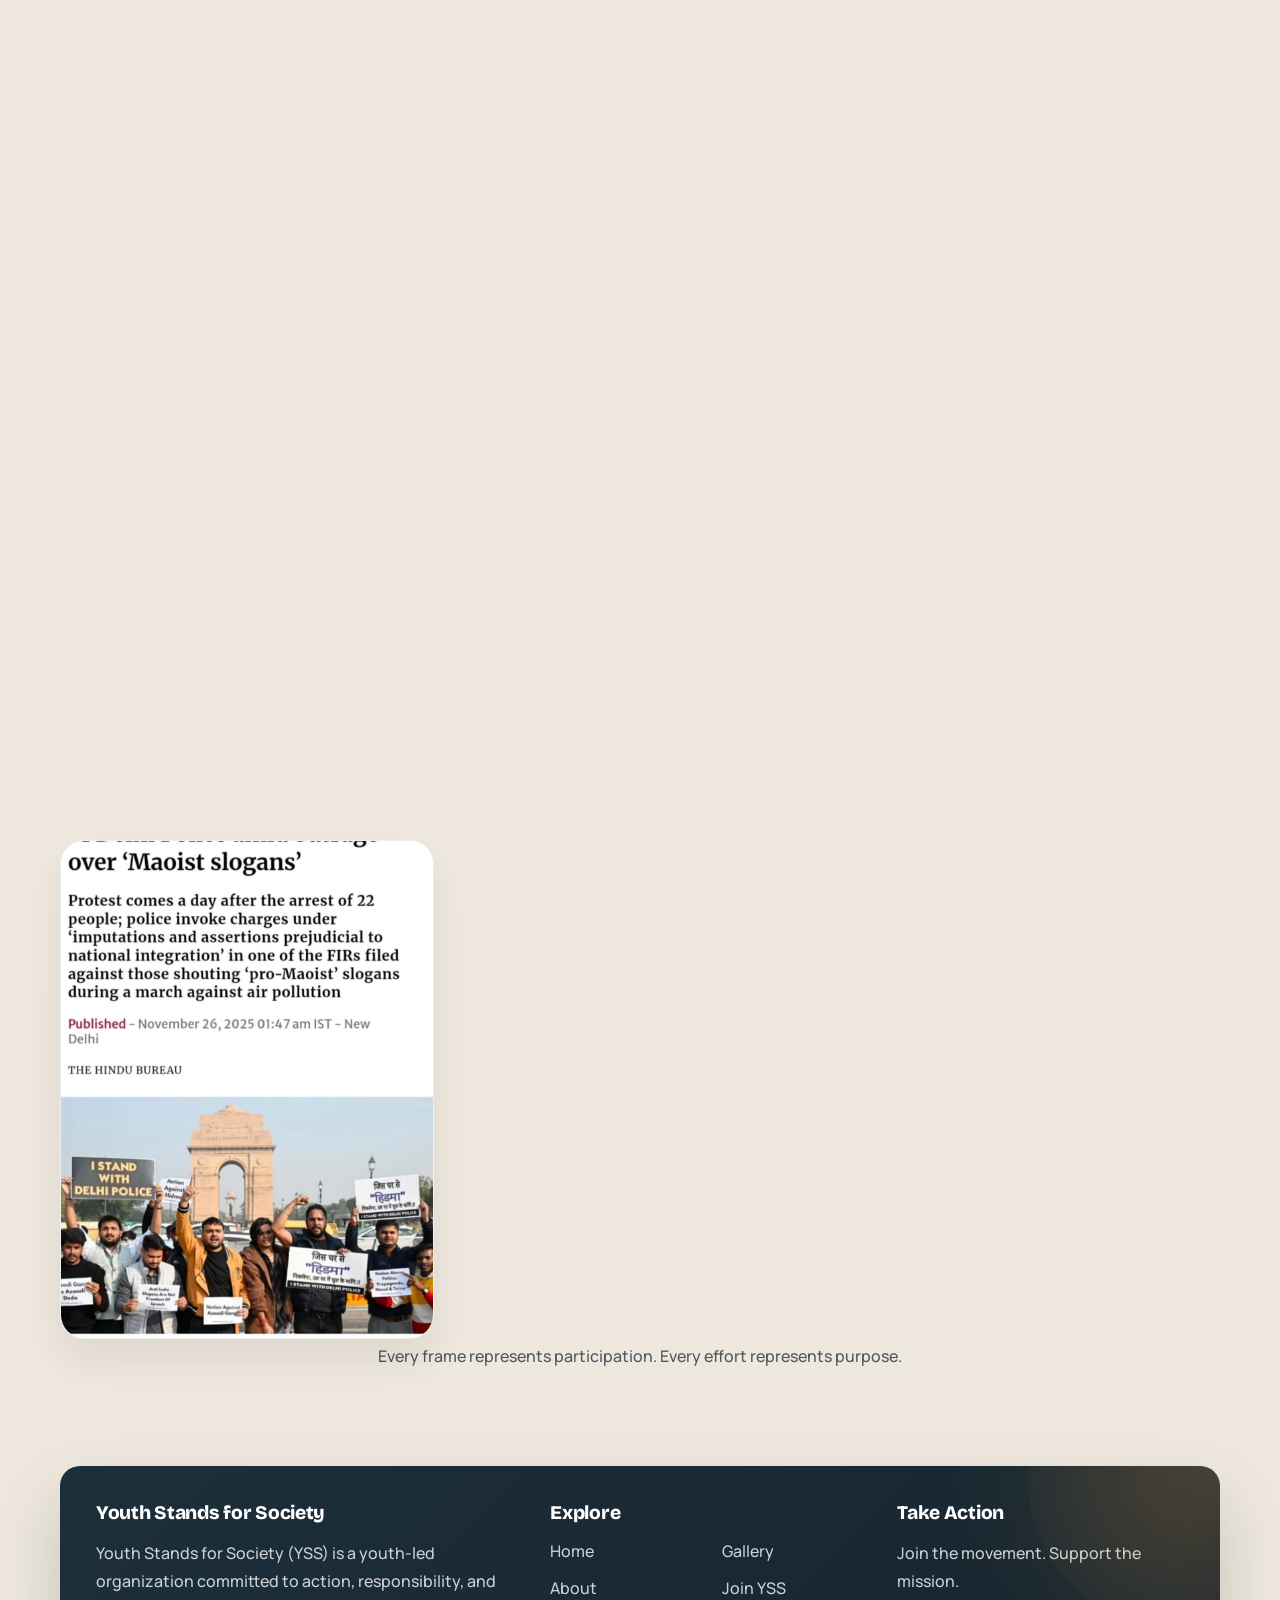
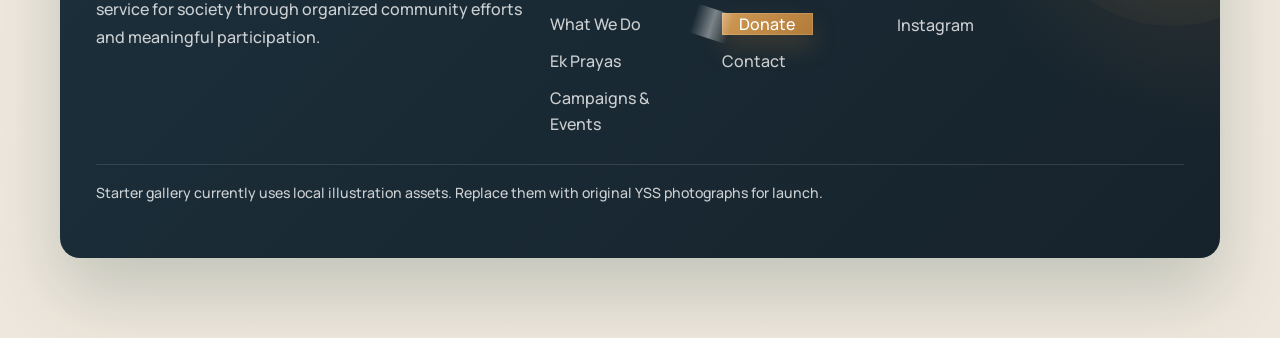
<file: pages/gallery.html>
<!DOCTYPE html>
<html lang="en">
  <head>
    <meta charset="UTF-8" />
    <meta name="viewport" content="width=device-width, initial-scale=1.0" />
    <title>Gallery | YSS</title>
    <link rel="preconnect" href="https://fonts.googleapis.com" />
    <link rel="preconnect" href="https://fonts.gstatic.com" crossorigin />
    <link href="https://fonts.googleapis.com/css2?family=Bricolage+Grotesque:wght@500;600;700;800&family=Manrope:wght@400;500;600;700;800&display=swap" rel="stylesheet" />
    <link rel="stylesheet" href="../assets/css/styles.css" />
  <link rel="icon" type="image/x-icon" href="../favicon.ico">
  </head>
  <body class="page-interior">
    <div class="site-shell">
      <header class="site-header">
        <div class="container header-inner">
          <a class="brand" href="../index.html">
            <img src="../assets/images/yss-logo.jpg" alt="YSS Logo" class="brand-logo" />
            <div class="brand-copy">
              <strong>Youth Stands for Society</strong>
              <span>A youth-led action network working for society</span>
            </div>
          </a>
          <button class="nav-toggle" type="button" data-nav-toggle aria-expanded="false" aria-controls="site-nav-gallery">Menu</button>
          <nav class="site-nav" data-site-nav id="site-nav-gallery">
            <a href="../index.html">Home</a>
            <a href="./about.html">About YSS</a>
            <a href="./what-we-do.html">What We Do</a>
            <a href="./ek-prayas.html">Ek Prayas</a>
            <a href="./campaigns.html">Campaigns &amp; Events</a>
            <a class="active" href="./gallery.html">Gallery</a>
            <a href="./join.html">Join YSS</a>
            <a class="nav-donate" href="./donate.html">Donate</a>
            <a href="./contact.html">Contact</a>
          </nav>
        </div>
      </header>
      <main>
        <section class="page-hero">
          <div class="container">
            <div class="content-panel">
              <span class="eyebrow">Gallery</span>
              <h1>YSS on the Ground</h1>
              <p class="lead">This is YSS on the ground: moments of action, service, participation, and responsibility. Our gallery reflects the people, efforts, and initiatives that define our work.</p>
            </div>
          </div>
        </section>
        <section class="section">
          <div class="container">
            <div class="gallery-grid">

              <div class="photo-frame media-card gallery-tile">
                <img src="../assets/images/gdrivedummy/1b60a18b-0eac-4953-94c6-28463695bbc1.jpg" alt="YSS Event Image" style="object-fit: cover; width: 100%; height: 100%; border-radius: var(--radius-lg);"/>
              </div>
              <div class="photo-frame media-card gallery-tile">
                <img src="../assets/images/gdrivedummy/2472665b-aae9-407d-9d8c-9a6432cdcc2f.jpg" alt="YSS Event Image" style="object-fit: cover; width: 100%; height: 100%; border-radius: var(--radius-lg);"/>
              </div>
              <div class="photo-frame media-card gallery-tile">
                <img src="../assets/images/gdrivedummy/35f14907-e593-4072-bcbc-dc846defa804.jpg" alt="YSS Event Image" style="object-fit: cover; width: 100%; height: 100%; border-radius: var(--radius-lg);"/>
              </div>
              <div class="photo-frame media-card gallery-tile">
                <img src="../assets/images/gdrivedummy/3d58928c-76b5-4c8a-9561-163efef275fa.jpg" alt="YSS Event Image" style="object-fit: cover; width: 100%; height: 100%; border-radius: var(--radius-lg);"/>
              </div>
              <div class="photo-frame media-card gallery-tile">
                <img src="../assets/images/gdrivedummy/4985f853-2bfa-412e-b6f4-7276e41e125d.jpg" alt="YSS Event Image" style="object-fit: cover; width: 100%; height: 100%; border-radius: var(--radius-lg);"/>
              </div>
              <div class="photo-frame media-card gallery-tile">
                <img src="../assets/images/gdrivedummy/5297a023-fc75-43e9-898e-6ab853857e52.jpg" alt="YSS Event Image" style="object-fit: cover; width: 100%; height: 100%; border-radius: var(--radius-lg);"/>
              </div>
              <div class="photo-frame media-card gallery-tile">
                <img src="../assets/images/gdrivedummy/53879e91-7c64-4012-b29c-b2259ad02376.jpg" alt="YSS Event Image" style="object-fit: cover; width: 100%; height: 100%; border-radius: var(--radius-lg);"/>
              </div>
              <div class="photo-frame media-card gallery-tile">
                <img src="../assets/images/gdrivedummy/5ef0751a-c3a9-4afb-8a6a-a87d274274a6.jpg" alt="YSS Event Image" style="object-fit: cover; width: 100%; height: 100%; border-radius: var(--radius-lg);"/>
              </div>
              <div class="photo-frame media-card gallery-tile">
                <img src="../assets/images/gdrivedummy/602c5369-5f83-49ea-a999-24897acfed75.jpg" alt="YSS Event Image" style="object-fit: cover; width: 100%; height: 100%; border-radius: var(--radius-lg);"/>
              </div>
              <div class="photo-frame media-card gallery-tile">
                <img src="../assets/images/gdrivedummy/70b43b64-ef89-4c7a-9bda-68b213e4fd7b.jpg" alt="YSS Event Image" style="object-fit: cover; width: 100%; height: 100%; border-radius: var(--radius-lg);"/>
              </div>
              <div class="photo-frame media-card gallery-tile">
                <img src="../assets/images/gdrivedummy/80059431-829a-4117-be60-3f46c1968760.jpg" alt="YSS Event Image" style="object-fit: cover; width: 100%; height: 100%; border-radius: var(--radius-lg);"/>
              </div>
              <div class="photo-frame media-card gallery-tile">
                <img src="../assets/images/gdrivedummy/80b60c35-88cf-4e6a-af59-7197870f925c.jpg" alt="YSS Event Image" style="object-fit: cover; width: 100%; height: 100%; border-radius: var(--radius-lg);"/>
              </div>
              <div class="photo-frame media-card gallery-tile">
                <img src="../assets/images/gdrivedummy/813ab4b5-42c0-4b63-9429-afce146e46d6.jpg" alt="YSS Event Image" style="object-fit: cover; width: 100%; height: 100%; border-radius: var(--radius-lg);"/>
              </div>
              <div class="photo-frame media-card gallery-tile">
                <img src="../assets/images/gdrivedummy/984a8de3-776f-441f-8691-92ba54915243.jpg" alt="YSS Event Image" style="object-fit: cover; width: 100%; height: 100%; border-radius: var(--radius-lg);"/>
              </div>
              <div class="photo-frame media-card gallery-tile">
                <img src="../assets/images/gdrivedummy/IMG_7172.PNG" alt="YSS Event Image" style="object-fit: cover; width: 100%; height: 100%; border-radius: var(--radius-lg);"/>
              </div>
              <div class="photo-frame media-card gallery-tile">
                <img src="../assets/images/gdrivedummy/IMG_7173.PNG" alt="YSS Event Image" style="object-fit: cover; width: 100%; height: 100%; border-radius: var(--radius-lg);"/>
              </div>
              <div class="photo-frame media-card gallery-tile">
                <img src="../assets/images/gdrivedummy/IMG_7174.PNG" alt="YSS Event Image" style="object-fit: cover; width: 100%; height: 100%; border-radius: var(--radius-lg);"/>
              </div>
              <div class="photo-frame media-card gallery-tile">
                <img src="../assets/images/gdrivedummy/IMG_7175.PNG" alt="YSS Event Image" style="object-fit: cover; width: 100%; height: 100%; border-radius: var(--radius-lg);"/>
              </div>
              <div class="photo-frame media-card gallery-tile">
                <img src="../assets/images/gdrivedummy/IMG_7176.PNG" alt="YSS Event Image" style="object-fit: cover; width: 100%; height: 100%; border-radius: var(--radius-lg);"/>
              </div>
              <div class="photo-frame media-card gallery-tile">
                <img src="../assets/images/gdrivedummy/IMG_7208.PNG" alt="YSS Event Image" style="object-fit: cover; width: 100%; height: 100%; border-radius: var(--radius-lg);"/>
              </div>
              <div class="photo-frame media-card gallery-tile">
                <img src="../assets/images/gdrivedummy/a9533a0a-487b-40f0-ae6b-fcc83cf3646f.jpg" alt="YSS Event Image" style="object-fit: cover; width: 100%; height: 100%; border-radius: var(--radius-lg);"/>
              </div>
              <div class="photo-frame media-card gallery-tile">
                <img src="../assets/images/gdrivedummy/b1e44bc1-2fcd-4f4b-ae0f-3752be179dcc.jpg" alt="YSS Event Image" style="object-fit: cover; width: 100%; height: 100%; border-radius: var(--radius-lg);"/>
              </div>
              <div class="photo-frame media-card gallery-tile">
                <img src="../assets/images/gdrivedummy/b383e154-01f3-44e6-9b59-2c4c9bf934b8.jpg" alt="YSS Event Image" style="object-fit: cover; width: 100%; height: 100%; border-radius: var(--radius-lg);"/>
              </div>
              <div class="photo-frame media-card gallery-tile">
                <img src="../assets/images/gdrivedummy/b78f3b98-2f38-4fe9-b2e9-0f8c832bbaa8.jpg" alt="YSS Event Image" style="object-fit: cover; width: 100%; height: 100%; border-radius: var(--radius-lg);"/>
              </div>
              <div class="photo-frame media-card gallery-tile">
                <img src="../assets/images/gdrivedummy/c82a4120-7e34-409c-ba4e-afa6fb7e8d81.jpg" alt="YSS Event Image" style="object-fit: cover; width: 100%; height: 100%; border-radius: var(--radius-lg);"/>
              </div>
              <div class="photo-frame media-card gallery-tile">
                <img src="../assets/images/gdrivedummy/c885fa5c-f524-4cdb-b3e5-b56b0e6b4a8c.jpg" alt="YSS Event Image" style="object-fit: cover; width: 100%; height: 100%; border-radius: var(--radius-lg);"/>
              </div>
              <div class="photo-frame media-card gallery-tile">
                <img src="../assets/images/gdrivedummy/d6e29662-b8b1-49f4-ba2d-2d88cf08a173.jpg" alt="YSS Event Image" style="object-fit: cover; width: 100%; height: 100%; border-radius: var(--radius-lg);"/>
              </div>
              <div class="photo-frame media-card gallery-tile">
                <img src="../assets/images/gdrivedummy/e34a5c2d-4331-4231-8f1d-9f93607f0bbc.jpg" alt="YSS Event Image" style="object-fit: cover; width: 100%; height: 100%; border-radius: var(--radius-lg);"/>
              </div>
              <div class="photo-frame media-card gallery-tile">
                <img src="../assets/images/gdrivedummy/e4eb1b04-c89d-4d8e-904b-2a9bebff342d.jpg" alt="YSS Event Image" style="object-fit: cover; width: 100%; height: 100%; border-radius: var(--radius-lg);"/>
              </div>
              <div class="photo-frame media-card gallery-tile">
                <img src="../assets/images/gdrivedummy/e7a9103e-b937-4074-a179-cb94cf358543.jpg" alt="YSS Event Image" style="object-fit: cover; width: 100%; height: 100%; border-radius: var(--radius-lg);"/>
              </div>
              <div class="photo-frame media-card gallery-tile">
                <img src="../assets/images/gdrivedummy/e8bda420-0252-4c65-8a15-bd59222fe986.jpg" alt="YSS Event Image" style="object-fit: cover; width: 100%; height: 100%; border-radius: var(--radius-lg);"/>
              </div>
              <div class="photo-frame media-card gallery-tile">
                <img src="../assets/images/gdrivedummy/f8ed96c3-5866-44a1-b763-fc50d907eaaa.jpg" alt="YSS Event Image" style="object-fit: cover; width: 100%; height: 100%; border-radius: var(--radius-lg);"/>
              </div>
              <div class="photo-frame media-card gallery-tile">
                <img src="../assets/images/gdrivedummy/fa7b0fe6-5446-48c7-b629-a094d1516eb9.jpg" alt="YSS Event Image" style="object-fit: cover; width: 100%; height: 100%; border-radius: var(--radius-lg);"/>
              </div>
            </div>
            <p class="centered" style="margin-top:1.5rem">Every frame represents participation. Every effort represents purpose.</p>
          </div>
        </section>
      </main>
      <footer class="footer">
        <div class="container footer-card">
          <div class="footer-grid">
            <div>
              <h3>Youth Stands for Society</h3>
              <p>
                Youth Stands for Society (YSS) is a youth-led organization committed to action,
                responsibility, and service for society through organized community efforts and meaningful participation.
              </p>
            </div>
            <div>
              <h3>Explore</h3>
              <ul class="footer-links">
                <li><a href="../index.html">Home</a></li>
                <li><a href="./about.html">About</a></li>
                <li><a href="./what-we-do.html">What We Do</a></li>
                <li><a href="./ek-prayas.html">Ek Prayas</a></li>
                <li><a href="./campaigns.html">Campaigns &amp; Events</a></li>
                <li><a href="./gallery.html">Gallery</a></li>
                <li><a href="./join.html">Join YSS</a></li>
                <li><a class="nav-donate" href="./donate.html">Donate</a></li>
                <li><a href="./contact.html">Contact</a></li>
              </ul>
            </div>
            <div>
              <h3>Take Action</h3>
              <p>Join the movement. Support the mission.</p>
              <p><a href="https://www.instagram.com/yss_group/" target="_blank" rel="noreferrer">Instagram</a></p>
            </div>
          </div>
          <p class="copyright">Starter gallery currently uses local illustration assets. Replace them with original YSS photographs for launch.</p>
        </div>
      </footer>
    </div>
    <script src="../assets/js/main.js"></script>
  </body>
</html>
</file>
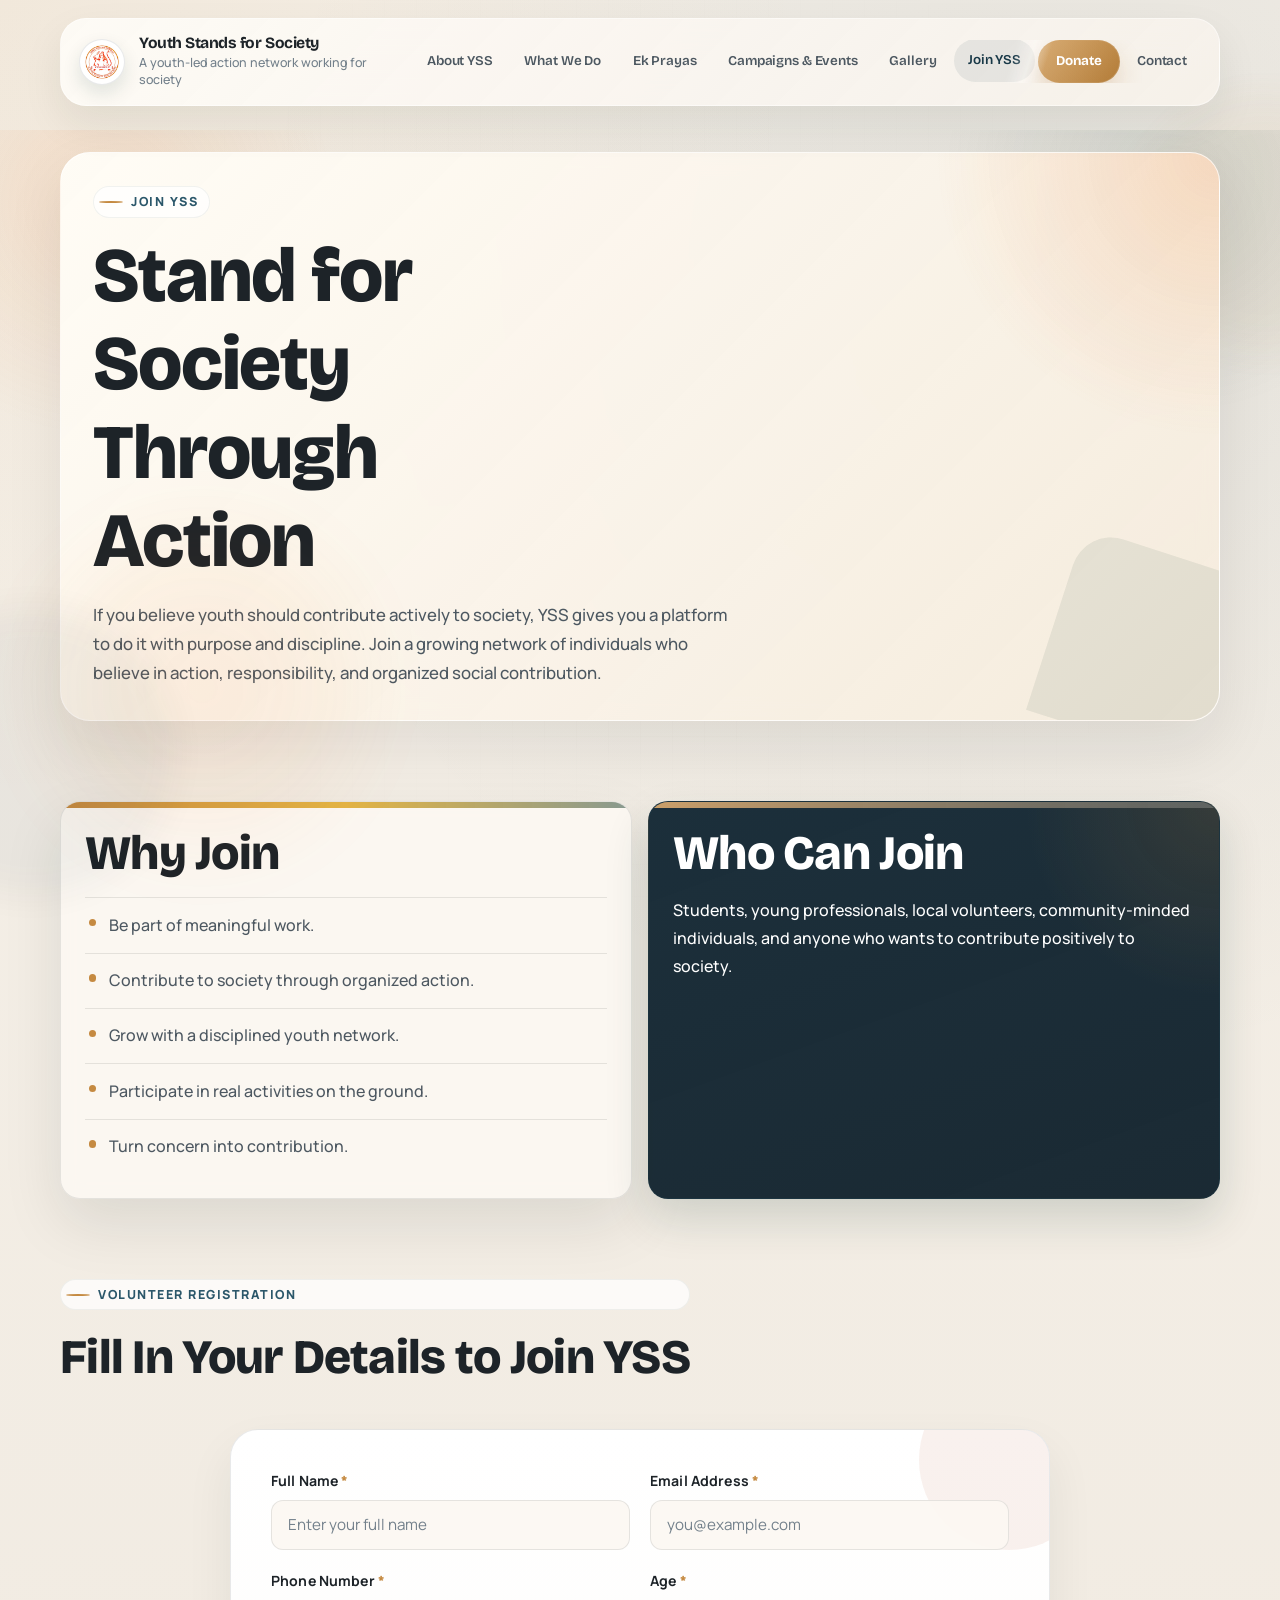
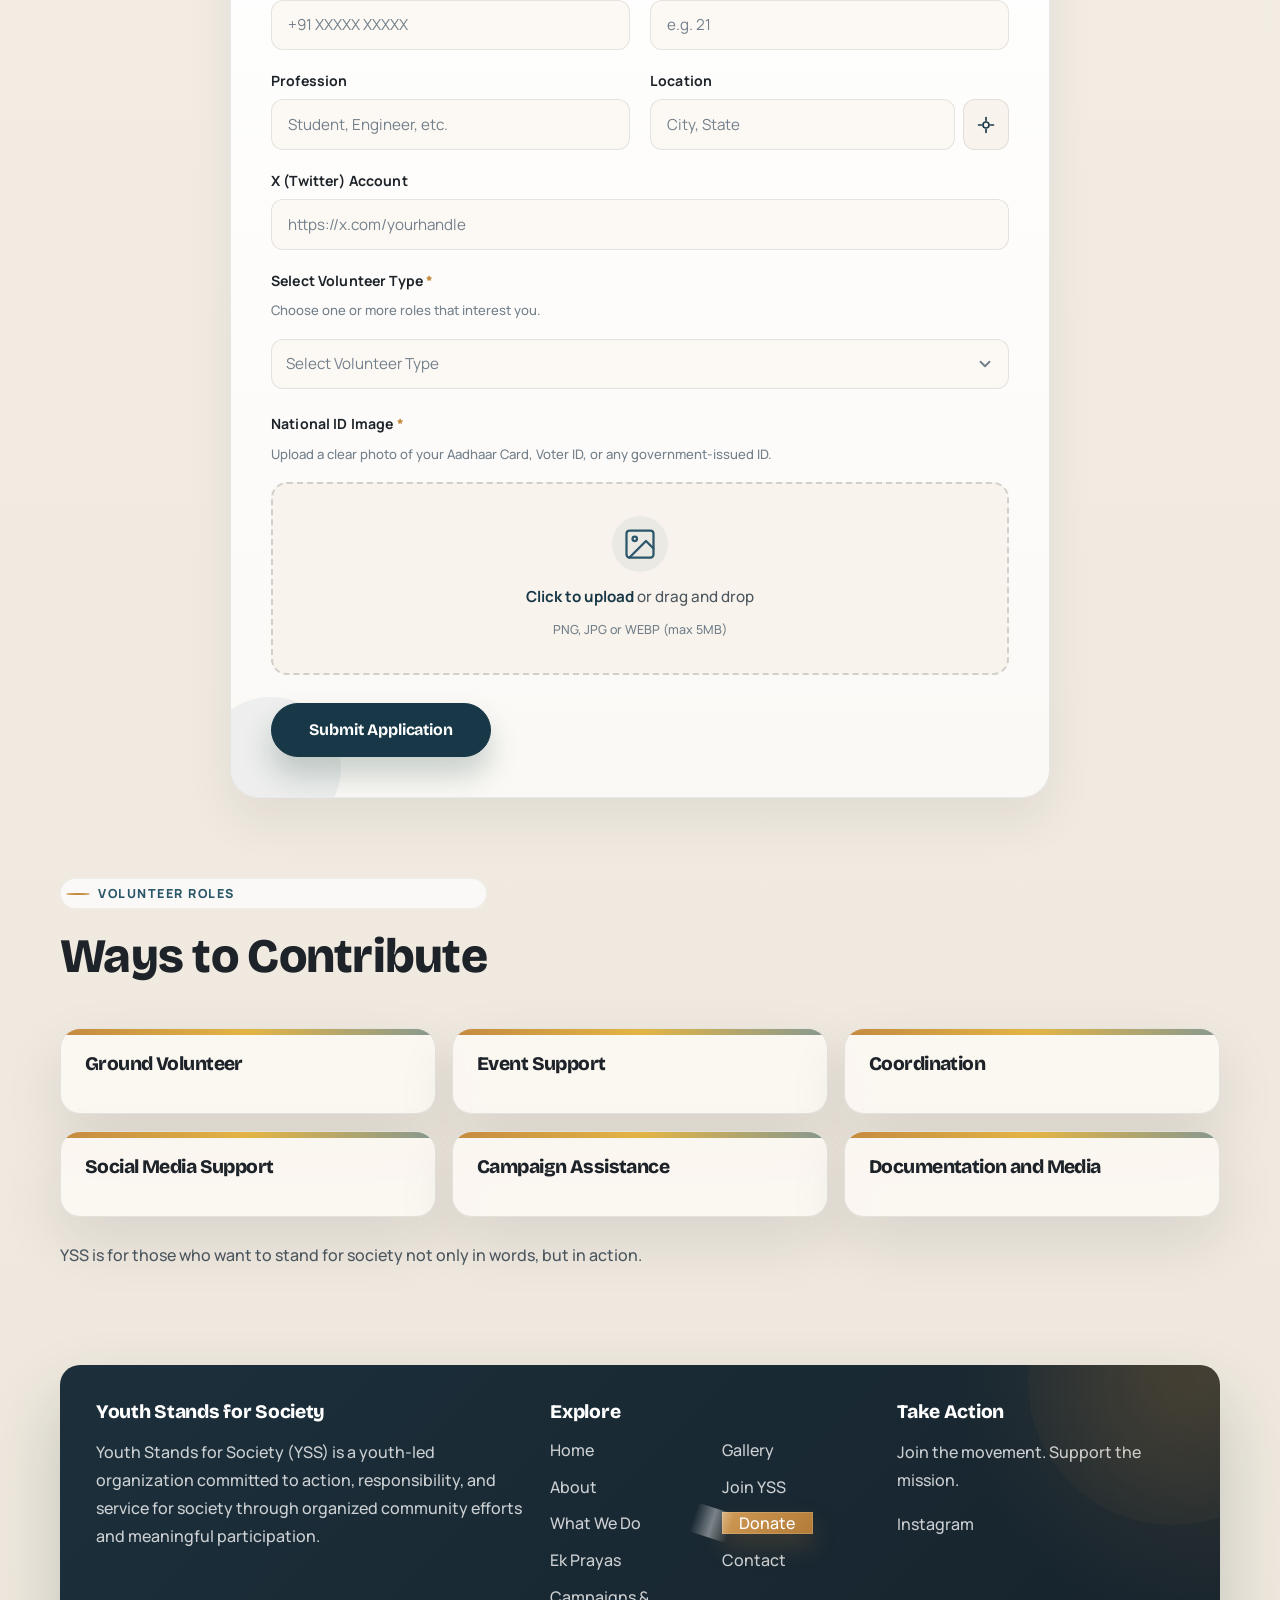
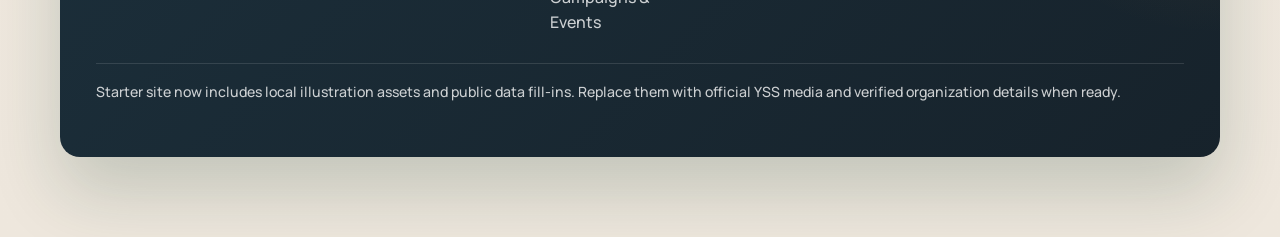
<file: pages/join.html>
<!DOCTYPE html>
<html lang="en">
  <head>
    <meta charset="UTF-8" />
    <meta name="viewport" content="width=device-width, initial-scale=1.0" />
    <title>Join YSS</title>
    <link rel="preconnect" href="https://fonts.googleapis.com" />
    <link rel="preconnect" href="https://fonts.gstatic.com" crossorigin />
    <link href="https://fonts.googleapis.com/css2?family=Bricolage+Grotesque:wght@500;600;700;800&family=Manrope:wght@400;500;600;700;800&display=swap" rel="stylesheet" />
    <link rel="stylesheet" href="../assets/css/styles.css" />
  <link rel="icon" type="image/x-icon" href="../favicon.ico">
  </head>
  <body class="page-interior">
    <div class="site-shell">
      <header class="site-header">
        <div class="container header-inner">
          <a class="brand" href="../index.html">
            <img src="../assets/images/yss-logo.jpg" alt="YSS Logo" class="brand-logo" />
            <div class="brand-copy">
              <strong>Youth Stands for Society</strong>
              <span>A youth-led action network working for society</span>
            </div>
          </a>
          <button class="nav-toggle" type="button" data-nav-toggle aria-expanded="false" aria-controls="site-nav-join">Menu</button>
          <nav class="site-nav" data-site-nav id="site-nav-join">
            <a href="../index.html">Home</a>
            <a href="./about.html">About YSS</a>
            <a href="./what-we-do.html">What We Do</a>
            <a href="./ek-prayas.html">Ek Prayas</a>
            <a href="./campaigns.html">Campaigns &amp; Events</a>
            <a href="./gallery.html">Gallery</a>
            <a class="active" href="./join.html">Join YSS</a>
            <a class="nav-donate" href="./donate.html">Donate</a>
            <a href="./contact.html">Contact</a>
          </nav>
        </div>
      </header>
      <main>
        <section class="page-hero">
          <div class="container">
            <div class="content-panel">
              <span class="eyebrow">Join YSS</span>
              <h1>Stand for Society Through Action</h1>
              <p class="lead">
                If you believe youth should contribute actively to society, YSS gives you a platform to do
                it with purpose and discipline. Join a growing network of individuals who believe in
                action, responsibility, and organized social contribution.
              </p>
            </div>
          </div>
        </section>
        <section class="section">
          <div class="container grid-2">
            <article class="card">
              <h2>Why Join</h2>
              <ul class="bullet-list">
                <li>Be part of meaningful work.</li>
                <li>Contribute to society through organized action.</li>
                <li>Grow with a disciplined youth network.</li>
                <li>Participate in real activities on the ground.</li>
                <li>Turn concern into contribution.</li>
              </ul>
            </article>
            <article class="highlight card">
              <h2>Who Can Join</h2>
              <p>Students, young professionals, local volunteers, community-minded individuals, and anyone who wants to contribute positively to society.</p>
            </article>
          </div>
        </section>

        <!-- Join Form Section -->
        <section class="section">
          <div class="container">
            <div class="section-header animate-on-scroll">
              <div>
                <span class="eyebrow">Volunteer Registration</span>
                <h2>Fill In Your Details to Join YSS</h2>
              </div>
            </div>

            <div class="join-form-wrapper animate-on-scroll">
              <form id="join-form" class="join-form" autocomplete="on">
                <!-- Row 1: Full Name + Email -->
                <div class="form-row">
                  <div class="form-group">
                    <label for="join-fullname">Full Name <span class="req">*</span></label>
                    <input type="text" id="join-fullname" name="fullname" placeholder="Enter your full name" required />
                  </div>
                  <div class="form-group">
                    <label for="join-email">Email Address <span class="req">*</span></label>
                    <input type="email" id="join-email" name="email" placeholder="you@example.com" required />
                  </div>
                </div>

                <!-- Row 2: Phone + Age -->
                <div class="form-row">
                  <div class="form-group">
                    <label for="join-phone">Phone Number <span class="req">*</span></label>
                    <input type="tel" id="join-phone" name="phone" placeholder="+91 XXXXX XXXXX" required />
                  </div>
                  <div class="form-group">
                    <label for="join-age">Age <span class="req">*</span></label>
                    <input type="number" id="join-age" name="age" placeholder="e.g. 21" min="14" max="99" required />
                  </div>
                </div>

                <!-- Row 3: Profession + Location -->
                <div class="form-row">
                  <div class="form-group">
                    <label for="join-profession">Profession</label>
                    <input type="text" id="join-profession" name="profession" placeholder="Student, Engineer, etc." />
                  </div>
                  <div class="form-group">
                    <label for="join-location">Location</label>
                    <div class="input-with-btn">
                      <input type="text" id="join-location" name="location" placeholder="City, State" />
                      <button type="button" id="fetch-location-btn" class="fetch-loc-btn" title="Auto-detect location">
                        <svg width="18" height="18" viewBox="0 0 24 24" fill="none" stroke="currentColor" stroke-width="2.2" stroke-linecap="round" stroke-linejoin="round"><circle cx="12" cy="12" r="4"/><line x1="12" y1="2" x2="12" y2="6"/><line x1="12" y1="18" x2="12" y2="22"/><line x1="2" y1="12" x2="6" y2="12"/><line x1="18" y1="12" x2="22" y2="12"/></svg>
                      </button>
                    </div>
                  </div>
                </div>

                <!-- Row 4: X (Twitter) Account -->
                <div class="form-row form-row-single">
                  <div class="form-group">
                    <label for="join-x-account">X (Twitter) Account</label>
                    <input type="url" id="join-x-account" name="x_account" placeholder="https://x.com/yourhandle" />
                  </div>
                </div>

                <!-- Volunteer Type Dropdown Multi-Select -->
                <div class="form-group form-group-full">
                  <label>Select Volunteer Type <span class="req">*</span></label>
                  <p class="form-hint">Choose one or more roles that interest you.</p>
                  <div class="multiselect" id="volunteer-multiselect">
                    <div class="multiselect-input" id="multiselect-input" tabindex="0">
                      <div class="multiselect-chips" id="multiselect-chips">
                        <span class="multiselect-placeholder">Select Volunteer Type</span>
                      </div>
                      <svg class="multiselect-arrow" width="18" height="18" viewBox="0 0 24 24" fill="none" stroke="currentColor" stroke-width="2.5" stroke-linecap="round" stroke-linejoin="round"><polyline points="6 9 12 15 18 9"/></svg>
                    </div>
                    <div class="multiselect-dropdown" id="multiselect-dropdown">
                      <div class="multiselect-option" data-value="social-media-repost">
                        <span class="multiselect-check"></span>
                        Social Media Repost &amp; Report Campaign
                      </div>
                      <div class="multiselect-option" data-value="onground-campaign">
                        <span class="multiselect-check"></span>
                        On-Ground Campaign
                      </div>
                    </div>
                  </div>
                  <input type="hidden" id="join-volunteer-type" name="volunteer_type" />
                </div>

                <!-- National ID Upload -->
                <div class="form-group form-group-full">
                  <label for="join-national-id">National ID Image <span class="req">*</span></label>
                  <p class="form-hint">Upload a clear photo of your Aadhaar Card, Voter ID, or any government-issued ID.</p>
                  <div class="file-upload-zone" id="file-upload-zone">
                    <input type="file" id="join-national-id" name="national_id" accept="image/*" class="file-input-hidden" />
                    <div class="file-upload-content" id="file-upload-content">
                      <div class="file-upload-icon">
                        <svg width="36" height="36" viewBox="0 0 24 24" fill="none" stroke="currentColor" stroke-width="1.5" stroke-linecap="round" stroke-linejoin="round">
                          <rect x="3" y="3" width="18" height="18" rx="2" ry="2"/>
                          <circle cx="8.5" cy="8.5" r="1.5"/>
                          <polyline points="21 15 16 10 5 21"/>
                        </svg>
                      </div>
                      <p class="file-upload-text"><strong>Click to upload</strong> or drag and drop</p>
                      <p class="file-upload-hint">PNG, JPG or WEBP (max 5MB)</p>
                    </div>
                    <div class="file-preview" id="file-preview" style="display:none;">
                      <img id="file-preview-img" alt="ID Preview" />
                      <button type="button" class="file-remove-btn" id="file-remove-btn" title="Remove image">✕</button>
                      <span class="file-name" id="file-name"></span>
                    </div>
                  </div>
                </div>

                <div class="form-actions">
                  <button type="submit" class="btn btn-submit" id="join-submit-btn">
                    <span class="btn-text">Submit Application</span>
                    <span class="btn-loader" style="display:none;">
                      <svg width="20" height="20" viewBox="0 0 24 24" fill="none" stroke="currentColor" stroke-width="2.5"><circle cx="12" cy="12" r="10" stroke-dasharray="30 70" stroke-linecap="round"><animateTransform attributeName="transform" type="rotate" from="0 12 12" to="360 12 12" dur="0.8s" repeatCount="indefinite"/></circle></svg>
                    </span>
                  </button>
                </div>

                <!-- Success/Error Messages -->
                <div id="form-message" class="form-message" style="display:none;"></div>
              </form>
            </div>
          </div>
        </section>

        <!-- Volunteer Roles Info -->
        <section class="section">
          <div class="container">
            <div class="section-header animate-on-scroll">
              <div>
                <span class="eyebrow">Volunteer Roles</span>
                <h2>Ways to Contribute</h2>
              </div>
            </div>
            <div class="grid-3">
              <article class="join-role"><h3>Ground Volunteer</h3></article>
              <article class="join-role"><h3>Event Support</h3></article>
              <article class="join-role"><h3>Coordination</h3></article>
              <article class="join-role"><h3>Social Media Support</h3></article>
              <article class="join-role"><h3>Campaign Assistance</h3></article>
              <article class="join-role"><h3>Documentation and Media</h3></article>
            </div>
            <p style="margin-top:1.5rem">YSS is for those who want to stand for society not only in words, but in action.</p>
          </div>
        </section>
      </main>
      <footer class="footer">
        <div class="container footer-card">
          <div class="footer-grid">
            <div>
              <h3>Youth Stands for Society</h3>
              <p>
                Youth Stands for Society (YSS) is a youth-led organization committed to action,
                responsibility, and service for society through organized community efforts and meaningful participation.
              </p>
            </div>
            <div>
              <h3>Explore</h3>
              <ul class="footer-links">
                <li><a href="../index.html">Home</a></li>
                <li><a href="./about.html">About</a></li>
                <li><a href="./what-we-do.html">What We Do</a></li>
                <li><a href="./ek-prayas.html">Ek Prayas</a></li>
                <li><a href="./campaigns.html">Campaigns &amp; Events</a></li>
                <li><a href="./gallery.html">Gallery</a></li>
                <li><a href="./join.html">Join YSS</a></li>
                <li><a class="nav-donate" href="./donate.html">Donate</a></li>
                <li><a href="./contact.html">Contact</a></li>
              </ul>
            </div>
            <div>
              <h3>Take Action</h3>
              <p>Join the movement. Support the mission.</p>
              <p><a href="https://www.instagram.com/yss_group/" target="_blank" rel="noreferrer">Instagram</a></p>
            </div>
          </div>
          <p class="copyright">Starter site now includes local illustration assets and public data fill-ins. Replace them with official YSS media and verified organization details when ready.</p>
        </div>
      </footer>
    </div>
    <script src="../assets/js/main.js"></script>
  </body>
</html>
</file>
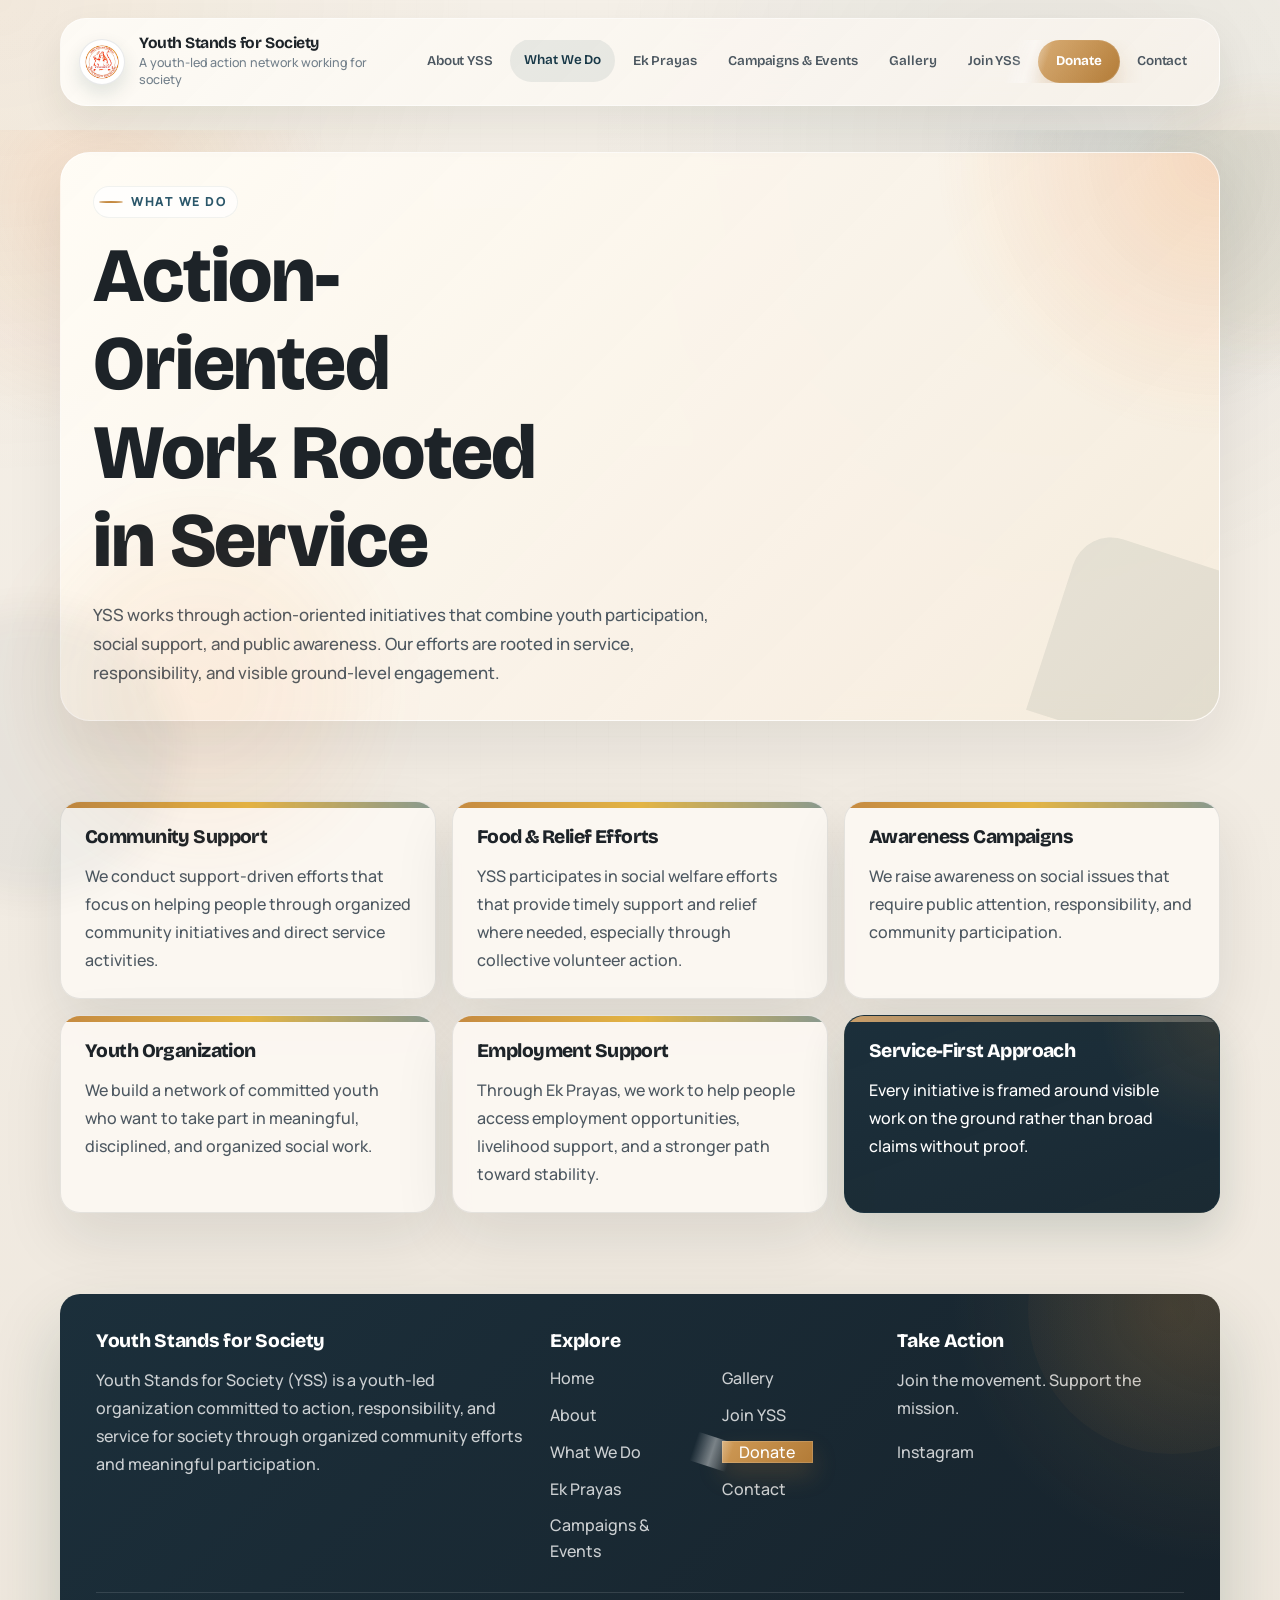
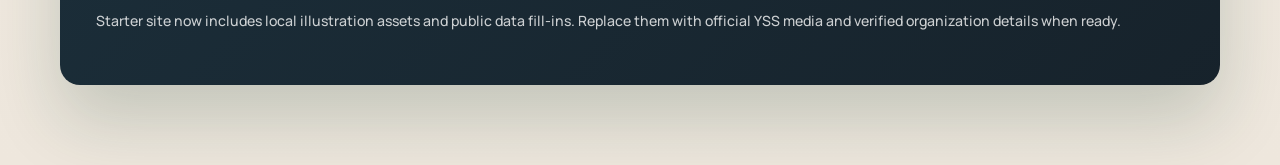
<file: pages/what-we-do.html>
<!DOCTYPE html>
<html lang="en">
  <head>
    <meta charset="UTF-8" />
    <meta name="viewport" content="width=device-width, initial-scale=1.0" />
    <title>What We Do | YSS</title>
    <link rel="preconnect" href="https://fonts.googleapis.com" />
    <link rel="preconnect" href="https://fonts.gstatic.com" crossorigin />
    <link href="https://fonts.googleapis.com/css2?family=Bricolage+Grotesque:wght@500;600;700;800&family=Manrope:wght@400;500;600;700;800&display=swap" rel="stylesheet" />
    <link rel="stylesheet" href="../assets/css/styles.css" />
  <link rel="icon" type="image/x-icon" href="../favicon.ico">
  </head>
  <body class="page-interior">
    <div class="site-shell">
      <header class="site-header">
        <div class="container header-inner">
          <a class="brand" href="../index.html">
            <img src="../assets/images/yss-logo.jpg" alt="YSS Logo" class="brand-logo" />
            <div class="brand-copy">
              <strong>Youth Stands for Society</strong>
              <span>A youth-led action network working for society</span>
            </div>
          </a>
          <button class="nav-toggle" type="button" data-nav-toggle aria-expanded="false" aria-controls="site-nav-what-we-do">Menu</button>
          <nav class="site-nav" data-site-nav id="site-nav-what-we-do">
            <a href="../index.html">Home</a>
            <a href="./about.html">About YSS</a>
            <a class="active" href="./what-we-do.html">What We Do</a>
            <a href="./ek-prayas.html">Ek Prayas</a>
            <a href="./campaigns.html">Campaigns &amp; Events</a>
            <a href="./gallery.html">Gallery</a>
            <a href="./join.html">Join YSS</a>
            <a class="nav-donate" href="./donate.html">Donate</a>
            <a href="./contact.html">Contact</a>
          </nav>
        </div>
      </header>
      <main>
        <section class="page-hero">
          <div class="container">
            <div class="content-panel">
              <span class="eyebrow">What We Do</span>
              <h1>Action-Oriented Work Rooted in Service</h1>
              <p class="lead">
                YSS works through action-oriented initiatives that combine youth participation, social
                support, and public awareness. Our efforts are rooted in service, responsibility, and
                visible ground-level engagement.
              </p>
            </div>
          </div>
        </section>
        <section class="section">
          <div class="container grid-3">
            <article class="card">
              <h3>Community Support</h3>
              <p>We conduct support-driven efforts that focus on helping people through organized community initiatives and direct service activities.</p>
            </article>
            <article class="card">
              <h3>Food &amp; Relief Efforts</h3>
              <p>YSS participates in social welfare efforts that provide timely support and relief where needed, especially through collective volunteer action.</p>
            </article>
            <article class="card">
              <h3>Awareness Campaigns</h3>
              <p>We raise awareness on social issues that require public attention, responsibility, and community participation.</p>
            </article>
            <article class="card">
              <h3>Youth Organization</h3>
              <p>We build a network of committed youth who want to take part in meaningful, disciplined, and organized social work.</p>
            </article>
            <article class="card">
              <h3>Employment Support</h3>
              <p>Through Ek Prayas, we work to help people access employment opportunities, livelihood support, and a stronger path toward stability.</p>
            </article>
            <article class="highlight card">
              <h3>Service-First Approach</h3>
              <p>Every initiative is framed around visible work on the ground rather than broad claims without proof.</p>
            </article>
          </div>
        </section>
      </main>
      <footer class="footer">
        <div class="container footer-card">
          <div class="footer-grid">
            <div>
              <h3>Youth Stands for Society</h3>
              <p>
                Youth Stands for Society (YSS) is a youth-led organization committed to action,
                responsibility, and service for society through organized community efforts and meaningful participation.
              </p>
            </div>
            <div>
              <h3>Explore</h3>
              <ul class="footer-links">
                <li><a href="../index.html">Home</a></li>
                <li><a href="./about.html">About</a></li>
                <li><a href="./what-we-do.html">What We Do</a></li>
                <li><a href="./ek-prayas.html">Ek Prayas</a></li>
                <li><a href="./campaigns.html">Campaigns &amp; Events</a></li>
                <li><a href="./gallery.html">Gallery</a></li>
                <li><a href="./join.html">Join YSS</a></li>
                <li><a class="nav-donate" href="./donate.html">Donate</a></li>
                <li><a href="./contact.html">Contact</a></li>
              </ul>
            </div>
            <div>
              <h3>Take Action</h3>
              <p>Join the movement. Support the mission.</p>
              <p><a href="https://www.instagram.com/yss_group/" target="_blank" rel="noreferrer">Instagram</a></p>
            </div>
          </div>
          <p class="copyright">Starter site now includes local illustration assets and public data fill-ins. Replace them with official YSS media and verified organization details when ready.</p>
        </div>
      </footer>
    </div>
    <script src="../assets/js/main.js"></script>
  </body>
</html>
</file>
<file: assets/css/styles.css>
:root {
  /* Vibrant, energetic color palette */
  --bg: #f8fafc;
  --surface: #ffffff;
  --surface-soft: #f1f5f9;
  --surface-muted: #e2e8f0;
  
  --ink: #0f172a;
  --ink-soft: #475569;
  --ink-muted: #64748b;
  
  /* Rich deep teal/navy for primary text/accents */
  --green: #113242;
  --green-soft: #235c75;
  --green-tint: rgba(17, 50, 66, 0.08);
  
  /* Bright, energetic saffron matching the logo */
  --saffron: #ff521c;
  --saffron-soft: rgba(255, 82, 28, 0.12);
  
  --line: #e2e8f0;
  --line-strong: #cbd5e1;
  --shadow: 0 10px 30px rgba(15, 23, 42, 0.08);
  
  --radius-xl: 20px;
  --radius-lg: 16px;
  --radius-md: 12px;
  --radius-pill: 999px;
  --container: 1160px;
  --font-display: "Plus Jakarta Sans", "Segoe UI", sans-serif;
  --font-body: "DM Sans", "Segoe UI", sans-serif;
}

/* Premium Movement Redesign */
:root {
  --bg: #f7f1e5;
  --surface: rgba(255, 251, 245, 0.9);
  --surface-soft: rgba(255, 247, 238, 0.78);
  --surface-muted: rgba(239, 229, 214, 0.92);
  --ink: #1d231d;
  --ink-soft: #495044;
  --ink-muted: #6b7268;
  --green: #143b2f;
  --green-soft: #225544;
  --green-tint: rgba(20, 59, 47, 0.1);
  --saffron: #f27d29;
  --saffron-soft: rgba(242, 125, 41, 0.14);
  --line: rgba(33, 41, 32, 0.1);
  --line-strong: rgba(33, 41, 32, 0.18);
  --shadow: 0 24px 60px rgba(28, 28, 22, 0.12);
  --font-display: "Bricolage Grotesque", "Plus Jakarta Sans", sans-serif;
  --font-body: "Manrope", "DM Sans", sans-serif;
}

html {
  background:
    radial-gradient(circle at 10% 20%, rgba(242, 125, 41, 0.16), transparent 20%),
    radial-gradient(circle at 85% 10%, rgba(20, 59, 47, 0.16), transparent 22%),
    linear-gradient(180deg, #fbf4e8 0%, #f5ecde 100%);
}

body {
  font-family: var(--font-body);
  background:
    radial-gradient(circle at top left, rgba(242, 125, 41, 0.12), transparent 20%),
    radial-gradient(circle at 80% 8%, rgba(20, 59, 47, 0.12), transparent 24%),
    linear-gradient(180deg, #f8f0e4 0%, #f5edde 100%);
}

body::before {
  content: "";
  position: fixed;
  inset: 0;
  pointer-events: none;
  opacity: 0.38;
  background-image:
    linear-gradient(rgba(20, 59, 47, 0.03) 1px, transparent 1px),
    linear-gradient(90deg, rgba(20, 59, 47, 0.03) 1px, transparent 1px);
  background-size: 32px 32px;
  mask-image: radial-gradient(circle at center, black 34%, transparent 92%);
}

.site-shell {
  position: relative;
  padding: 1.25rem 0 4rem;
}

.site-shell::before,
.site-shell::after {
  content: "";
  position: absolute;
  border-radius: 50%;
  pointer-events: none;
  filter: blur(18px);
  opacity: 0.45;
}

.site-shell::before {
  top: 6rem;
  right: -7rem;
  width: 16rem;
  height: 16rem;
  background: rgba(242, 125, 41, 0.18);
}

.site-shell::after {
  left: -7rem;
  top: 38rem;
  width: 18rem;
  height: 18rem;
  background: rgba(20, 59, 47, 0.14);
}

.container {
  width: min(calc(100% - 2.5rem), var(--container));
}

.site-header {
  position: sticky;
  top: 1rem;
  margin-bottom: 1.5rem;
  background: transparent;
  border-bottom: 0;
  backdrop-filter: none;
}

.header-inner {
  min-height: 88px;
  padding: 0.9rem 1.1rem;
  border: 1px solid rgba(255, 255, 255, 0.45);
  border-radius: 26px;
  background:
    linear-gradient(135deg, rgba(255, 250, 244, 0.88), rgba(255, 244, 231, 0.7)),
    rgba(255, 255, 255, 0.65);
  box-shadow: 0 18px 40px rgba(29, 35, 29, 0.08);
  backdrop-filter: blur(16px);
}

.brand {
  gap: 1rem;
}

.brand-logo {
  width: 58px;
  height: 58px;
  border-radius: 18px;
  padding: 0.25rem;
  background: rgba(255, 255, 255, 0.96);
  box-shadow: 0 8px 18px rgba(20, 59, 47, 0.12);
}

.brand-copy strong {
  font-family: var(--font-display);
  font-size: 1.06rem;
  letter-spacing: -0.04em;
}

.brand-copy span {
  font-size: 0.82rem;
}

.site-nav {
  gap: 0.35rem;
}

.site-nav a {
  font-family: var(--font-display);
  font-size: 0.9rem;
  font-weight: 700;
  color: rgba(29, 35, 29, 0.76);
}

.site-nav a:hover,
.site-nav a.active {
  color: var(--green);
  background: rgba(20, 59, 47, 0.08);
}

.site-nav a.nav-donate {
  background: linear-gradient(135deg, var(--saffron), #f5a623);
  color: #fff;
  box-shadow: 0 10px 24px rgba(242, 125, 41, 0.28);
}

.btn,
.btn-secondary {
  min-height: 54px;
  padding: 0.95rem 1.5rem;
  font-family: var(--font-display);
  letter-spacing: -0.01em;
}

.btn {
  border: 0;
  background: linear-gradient(135deg, var(--green), #235544);
  box-shadow: 0 18px 30px rgba(20, 59, 47, 0.22);
}

.btn-secondary {
  border: 1px solid rgba(20, 59, 47, 0.14);
  background: rgba(255, 251, 245, 0.84);
}

.btn-link {
  font-family: var(--font-display);
  font-weight: 700;
}

h1,
h2,
h3 {
  font-family: var(--font-display);
  letter-spacing: -0.055em;
}

h1 {
  font-size: clamp(3.3rem, 7vw, 6.4rem);
  line-height: 0.94;
}

h2 {
  font-size: clamp(2.3rem, 4vw, 4rem);
  line-height: 0.98;
}

h3 {
  font-size: 1.26rem;
}

p {
  font-size: 1rem;
  line-height: 1.75;
}

.eyebrow {
  position: relative;
  margin-bottom: 1rem;
  padding: 0.35rem 0.7rem 0.35rem 0.35rem;
  border-radius: var(--radius-pill);
  background: rgba(255, 255, 255, 0.72);
  color: var(--green);
  box-shadow: inset 0 0 0 1px rgba(20, 59, 47, 0.06);
}

.eyebrow::before {
  width: 0.65rem;
  height: 0.65rem;
  border-radius: 50%;
  background: linear-gradient(135deg, var(--saffron), #f7c04a);
}

.home-hero {
  padding: 1rem 0 0;
}

.hero-shell {
  position: relative;
  gap: 2.2rem;
  align-items: stretch;
  padding: 2rem;
  border-radius: 34px;
  background:
    radial-gradient(circle at top right, rgba(242, 125, 41, 0.24), transparent 20%),
    radial-gradient(circle at left center, rgba(20, 59, 47, 0.18), transparent 24%),
    linear-gradient(135deg, rgba(255, 253, 248, 0.98), rgba(246, 236, 220, 0.92));
  border: 1px solid rgba(255, 255, 255, 0.6);
  box-shadow: 0 35px 80px rgba(28, 28, 22, 0.12);
  overflow: hidden;
}

.hero-shell::before {
  content: "";
  position: absolute;
  inset: 1.25rem 1.25rem auto auto;
  width: 180px;
  height: 180px;
  border-radius: 32px 70px 24px 90px;
  background: linear-gradient(135deg, rgba(242, 125, 41, 0.2), rgba(242, 125, 41, 0));
  transform: rotate(20deg);
}

.hero-copy {
  position: relative;
  z-index: 1;
  display: flex;
  flex-direction: column;
  justify-content: center;
  gap: 0.15rem;
  padding: 1rem 0;
}

.hero-copy h1 {
  max-width: 9.1ch;
  margin-bottom: 1.2rem;
}

.hero-copy .lead {
  max-width: 58ch;
  font-size: 1.08rem;
}

.hero-signal {
  display: inline-flex;
  width: fit-content;
  margin-bottom: 0.95rem;
  padding: 0.5rem 0.9rem;
  border-radius: var(--radius-pill);
  background: rgba(20, 59, 47, 0.08);
  color: var(--green);
  font-family: var(--font-display);
  font-size: 0.82rem;
  font-weight: 700;
  letter-spacing: 0.04em;
  text-transform: uppercase;
}

.support-line {
  font-family: var(--font-display);
  font-size: 1rem;
  letter-spacing: -0.02em;
}

.hero-metrics {
  display: grid;
  grid-template-columns: repeat(4, minmax(0, 1fr));
  gap: 0.85rem;
  margin-top: 1rem;
}

.hero-metric {
  padding: 1rem 0.95rem;
  border-radius: 22px;
  background: rgba(255, 255, 255, 0.76);
  border: 1px solid rgba(20, 59, 47, 0.08);
  box-shadow: 0 14px 24px rgba(20, 59, 47, 0.06);
}

.hero-metric strong {
  display: block;
  margin-bottom: 0.25rem;
  color: var(--green);
  font-family: var(--font-display);
  font-size: 2rem;
  line-height: 1;
}

.hero-metric span {
  color: var(--ink-soft);
  font-size: 0.88rem;
  font-weight: 700;
}

.hero-panel {
  min-height: 100%;
  padding: 1rem;
  border-radius: 30px;
  background:
    linear-gradient(180deg, rgba(255, 255, 255, 0.92), rgba(255, 245, 233, 0.9));
  box-shadow: 0 24px 50px rgba(20, 33, 27, 0.1);
}

.hero-panel::before {
  top: auto;
  bottom: -40px;
  right: -28px;
  width: 170px;
  height: 170px;
  background: rgba(20, 59, 47, 0.12);
}

.hero-panel-copy {
  display: flex;
  align-items: center;
  justify-content: space-between;
  gap: 1rem;
  margin-bottom: 0.85rem;
  padding: 0.75rem 0.85rem;
  border-radius: 18px;
  background: rgba(20, 59, 47, 0.06);
}

.hero-panel-copy span,
.hero-panel-copy strong {
  display: block;
}

.hero-panel-copy span {
  color: var(--green);
  font-family: var(--font-display);
  font-size: 0.74rem;
  font-weight: 800;
  letter-spacing: 0.08em;
  text-transform: uppercase;
}

.hero-panel-copy strong {
  max-width: 21rem;
  color: var(--ink);
  font-size: 0.92rem;
}

.collage {
  gap: 1.05rem;
}

.photo-frame.media-card,
.ek-media-card,
.contact-visual-card,
.campaign-card,
.content-panel,
.card,
.value-card,
.donation-card,
.join-role {
  border-radius: 24px;
  border: 1px solid rgba(20, 59, 47, 0.08);
  box-shadow: 0 20px 40px rgba(28, 28, 22, 0.08);
}

.photo-frame.media-card {
  background: rgba(255, 255, 255, 0.96);
}

.photo-frame.media-card img {
  min-height: 260px;
}

.photo-frame.tall {
  min-height: 500px;
}

.photo-caption {
  background: linear-gradient(180deg, rgba(255, 252, 247, 0.96), rgba(248, 238, 223, 0.96));
}

.hero-float-card {
  position: absolute;
  left: 1.75rem;
  bottom: 1.75rem;
  max-width: 18rem;
  padding: 1rem 1rem 0.85rem;
  border-radius: 24px;
  background: rgba(20, 59, 47, 0.9);
  color: #fff;
  box-shadow: 0 24px 40px rgba(20, 59, 47, 0.22);
  backdrop-filter: blur(16px);
}

.hero-float-card .metric-note {
  margin-bottom: 0.65rem;
  background: rgba(255, 255, 255, 0.12);
  color: #fff;
}

.hero-float-card strong,
.hero-float-card .btn-link {
  color: #fff;
}

.hero-float-card strong {
  display: block;
  margin-bottom: 0.45rem;
  line-height: 1.55;
}

.trust-band {
  position: relative;
  margin-top: -2.75rem;
  z-index: 2;
}

.trust-shell {
  padding: 1.6rem;
  border-radius: 28px;
  background:
    linear-gradient(135deg, rgba(20, 59, 47, 0.98), rgba(15, 48, 40, 0.95));
  border: 1px solid rgba(255, 255, 255, 0.08);
  box-shadow: 0 28px 60px rgba(20, 59, 47, 0.18);
}

.trust-shell .section-header h2,
.trust-shell .section-header p,
.trust-shell .section-header .eyebrow,
.trust-shell .metric,
.trust-shell .card h3,
.trust-shell .card p,
.trust-shell .metric-note {
  color: #fff;
}

.trust-shell .eyebrow {
  background: rgba(255, 255, 255, 0.1);
}

.trust-shell .trust-grid {
  grid-template-columns: repeat(4, minmax(0, 1fr));
}

.trust-shell .card {
  padding: 1.2rem;
  background: rgba(255, 255, 255, 0.08);
  border: 1px solid rgba(255, 255, 255, 0.08);
  box-shadow: none;
}

.trust-shell .metric {
  font-size: 1.8rem;
}

.story-section .split-grid,
.gallery-story-section .split-grid,
.cta-section .split-grid {
  align-items: stretch;
}

.story-section .content-panel,
.gallery-story-section .content-panel,
.cta-section .content-panel,
.campaign-card,
.card,
.value-card,
.join-role,
.donation-card {
  position: relative;
  overflow: hidden;
  background: linear-gradient(180deg, rgba(255, 252, 247, 0.95), rgba(248, 239, 226, 0.9));
}

.story-section .content-panel::before,
.gallery-story-section .content-panel::before,
.cta-section .content-panel::before,
.campaign-card::before,
.card::before,
.value-card::before,
.join-role::before,
.donation-card::before {
  content: "";
  position: absolute;
  inset: 0 0 auto 0;
  height: 6px;
  background: linear-gradient(90deg, var(--saffron), #e3b444, rgba(20, 59, 47, 0.5));
}

.highlight {
  background:
    radial-gradient(circle at top right, rgba(242, 125, 41, 0.22), transparent 26%),
    linear-gradient(160deg, rgba(20, 59, 47, 0.98), rgba(17, 44, 36, 0.95));
}

.highlight .pill-list li {
  color: rgba(255, 255, 255, 0.78);
}

.impact-section,
.campaign-section,
.gallery-story-section {
  position: relative;
}

.impact-section::before,
.campaign-section::before,
.gallery-story-section::before {
  content: "";
  position: absolute;
  inset: 0;
  background:
    linear-gradient(180deg, rgba(255, 255, 255, 0.18), rgba(255, 255, 255, 0)),
    radial-gradient(circle at 10% 10%, rgba(242, 125, 41, 0.08), transparent 18%);
  pointer-events: none;
}

.section {
  position: relative;
  padding: 4.5rem 0;
}

.section-header {
  margin-bottom: 2.2rem;
}

.section-header p {
  font-size: 1rem;
}

.pillar-card {
  min-height: 100%;
  padding-top: 1.8rem;
}

.pillar-number {
  display: inline-flex;
  margin-bottom: 0.95rem;
  color: var(--saffron);
  font-family: var(--font-display);
  font-size: 0.82rem;
  font-weight: 800;
  letter-spacing: 0.14em;
  text-transform: uppercase;
}

.ek-showcase {
  gap: 1.4rem;
  padding: 1.4rem;
  border-radius: 32px;
  background:
    radial-gradient(circle at top right, rgba(242, 125, 41, 0.18), transparent 24%),
    linear-gradient(135deg, rgba(19, 56, 44, 0.96), rgba(27, 73, 57, 0.96));
  border: 1px solid rgba(255, 255, 255, 0.08);
  box-shadow: 0 28px 60px rgba(20, 59, 47, 0.18);
}

.ek-content {
  color: #fff;
}

.ek-content h1,
.ek-content h2,
.ek-content p,
.ek-content li,
.ek-content .eyebrow {
  color: #fff;
}

.ek-content .eyebrow {
  background: rgba(255, 255, 255, 0.12);
}

.ek-stat {
  background: rgba(255, 255, 255, 0.1);
  border-color: rgba(255, 255, 255, 0.12);
}

.ek-stat strong,
.ek-stat span {
  color: #fff;
}

.ek-list li {
  color: rgba(255, 255, 255, 0.82);
}

.ek-list li::before {
  background: #fff;
  box-shadow: 0 0 0 6px rgba(255, 255, 255, 0.14);
}

.ek-media-card {
  min-height: 520px;
}

.gallery-grid {
  gap: 1.1rem;
}

.gallery-grid .gallery-tile:nth-child(1) {
  grid-column: span 2;
}

.gallery-grid .gallery-tile:nth-child(1) img {
  min-height: 340px;
}

.campaign-card {
  padding: 1.5rem;
}

.campaign-card .tag {
  margin-bottom: 0.8rem;
}

.campaign-card .btn-link {
  margin-top: 0.25rem;
}

.action-card {
  display: flex;
  flex-direction: column;
  justify-content: space-between;
  min-height: 100%;
}

.cta-section .content-panel:nth-child(1) {
  background:
    radial-gradient(circle at top right, rgba(242, 125, 41, 0.24), transparent 26%),
    linear-gradient(180deg, rgba(255, 252, 247, 0.98), rgba(251, 238, 217, 0.9));
}

.cta-section .content-panel:nth-child(2) {
  background:
    radial-gradient(circle at top right, rgba(20, 59, 47, 0.16), transparent 28%),
    linear-gradient(180deg, rgba(245, 249, 245, 0.98), rgba(234, 242, 237, 0.92));
}

.page-interior .page-hero {
  padding: 1.25rem 0 2rem;
}

.page-interior .page-hero .content-panel,
.page-interior .page-hero .ek-showcase,
.contact-page .contact-layout {
  position: relative;
  overflow: hidden;
}

.page-interior .page-hero .content-panel {
  border-radius: 30px;
  background:
    radial-gradient(circle at top right, rgba(242, 125, 41, 0.2), transparent 22%),
    linear-gradient(135deg, rgba(255, 252, 246, 0.98), rgba(245, 235, 220, 0.92));
  border: 1px solid rgba(255, 255, 255, 0.7);
  box-shadow: 0 28px 60px rgba(28, 28, 22, 0.08);
}

.page-interior .page-hero .content-panel::after,
.contact-page .contact-layout::after {
  content: "";
  position: absolute;
  inset: auto -1.5rem -1.5rem auto;
  width: 12rem;
  height: 12rem;
  border-radius: 40px 0 0 0;
  background: rgba(20, 59, 47, 0.08);
  transform: rotate(18deg);
}

.contact-page .contact-layout {
  padding: 2rem;
  border-radius: 30px;
  background:
    radial-gradient(circle at top right, rgba(242, 125, 41, 0.18), transparent 22%),
    linear-gradient(135deg, rgba(255, 252, 247, 0.98), rgba(246, 237, 224, 0.94));
  border: 1px solid rgba(255, 255, 255, 0.68);
  box-shadow: 0 28px 60px rgba(28, 28, 22, 0.08);
}

.value-card,
.join-role,
.donation-card {
  padding: 1.5rem;
}

.footer {
  padding-top: 4rem;
}

.footer-card {
  padding: 2.8rem;
  border-radius: 34px;
  background:
    radial-gradient(circle at top right, rgba(242, 125, 41, 0.22), transparent 22%),
    linear-gradient(135deg, rgba(20, 59, 47, 0.98), rgba(16, 40, 33, 0.98));
  box-shadow: 0 34px 70px rgba(20, 59, 47, 0.2);
}

.footer-card .copyright {
  margin-top: 1.7rem;
  padding-top: 1rem;
  border-top: 1px solid rgba(255, 255, 255, 0.12);
}

.page-home .hero-panel {
  animation: fadeUp 0.85s ease 0.18s both, floatSoft 9s ease-in-out 1.4s infinite;
}

.page-home .hero-panel::after {
  content: "";
  position: absolute;
  top: 1.4rem;
  right: 1.2rem;
  width: 72px;
  height: 72px;
  border-radius: 50%;
  border: 1px dashed rgba(242, 125, 41, 0.45);
  animation: pulseGlow 7s ease-in-out infinite;
}

@keyframes pulseGlow {
  0%,
  100% {
    transform: scale(1);
    opacity: 0.55;
  }

  50% {
    transform: scale(1.1);
    opacity: 1;
  }
}

@media (max-width: 980px) {
  .hero-shell {
    padding: 1.5rem;
  }

  .hero-metrics,
  .trust-shell .trust-grid {
    grid-template-columns: repeat(2, minmax(0, 1fr));
  }

  .gallery-grid .gallery-tile:nth-child(1) {
    grid-column: span 1;
  }
}

@media (max-width: 720px) {
  .site-shell {
    padding-top: 0.5rem;
  }

  .site-header {
    top: 0.5rem;
  }

  .header-inner {
    padding: 0.85rem;
  }

  .site-nav {
    background: rgba(255, 251, 245, 0.98);
    border-radius: 22px;
  }

  .hero-shell {
    padding: 1.15rem;
    border-radius: 28px;
  }

  .hero-copy h1 {
    max-width: none;
  }

  .hero-metrics,
  .trust-shell .trust-grid {
    grid-template-columns: 1fr;
  }

  .hero-float-card {
    position: static;
    max-width: none;
    margin-top: 1rem;
  }

  .photo-frame.tall,
  .ek-media-card {
    min-height: 320px;
  }

  .photo-frame.media-card img,
  .ek-media-card img {
    min-height: 220px;
  }

  .contact-page .contact-layout,
  .page-interior .page-hero .content-panel,
  .footer-card {
    padding: 1.5rem;
  }
}

*,
*::before,
*::after {
  box-sizing: border-box;
}

html {
  scroll-behavior: smooth;
}

body {
  margin: 0;
  min-height: 100vh;
  font-family: var(--font-body);
  font-weight: 500;
  color: var(--ink);
  line-height: 1.6;
  background:
    radial-gradient(circle at top left, rgba(198, 120, 86, 0.08), transparent 22%),
    radial-gradient(circle at 85% 8%, rgba(31, 78, 95, 0.08), transparent 24%),
    var(--bg);
}

a {
  color: inherit;
  text-decoration: none;
}

img {
  display: block;
  max-width: 100%;
}

.js .animate-on-scroll {
  opacity: 0;
  transform: translateY(30px) scale(0.98);
}

.container {
  width: min(calc(100% - 2rem), var(--container));
  margin: 0 auto;
}

.site-shell {
  padding: 0 0 3rem;
  overflow: hidden;
}

.site-header {
  position: sticky;
  top: 0;
  z-index: 20;
  background: rgba(246, 243, 238, 0.94);
  border-bottom: 1px solid rgba(223, 221, 214, 0.9);
  backdrop-filter: blur(14px);
}

.header-inner {
  display: flex;
  align-items: center;
  justify-content: space-between;
  gap: 1rem;
  min-height: 78px;
  padding: 0.4rem 0;
}

.brand {
  display: flex;
  align-items: center;
  gap: 0.9rem;
  min-width: 0;
}

.brand-logo {
  width: 46px;
  height: 46px;
  border-radius: 50%;
  object-fit: contain;
  background: white;
  border: 1px solid var(--line);
}

.brand-copy {
  min-width: 0;
}

.brand-copy strong,
.brand-copy span {
  display: block;
}

.brand-copy strong {
  font-size: 1rem;
  letter-spacing: -0.02em;
}

.brand-copy span {
  font-size: 0.82rem;
  color: var(--ink-muted);
}

.nav-toggle {
  display: none;
  border: 1px solid var(--line);
  background: var(--surface);
  color: var(--green);
  border-radius: var(--radius-pill);
  padding: 0.7rem 1rem;
  font: inherit;
  font-weight: 700;
}

.site-nav {
  display: flex;
  align-items: center;
  gap: 0.2rem;
  flex-wrap: nowrap;
  flex: 1 1 auto;
  min-width: 0;
  justify-content: flex-end;
  overflow-x: auto;
  scrollbar-width: none;
}

.site-nav::-webkit-scrollbar {
  display: none;
}

.site-nav a {
  padding: 0.6rem 0.9rem;
  border-radius: var(--radius-pill);
  color: var(--ink-soft);
  font-size: 0.88rem;
  font-weight: 600;
  white-space: nowrap;
  transition: background 0.2s ease, color 0.2s ease, transform 0.2s ease;
}

.site-nav a:hover,
.site-nav a.active {
  color: var(--green);
  background: var(--green-tint);
  transform: translateY(-1px);
}

/* Highlighted Donate Nav Button */
.site-nav a.nav-donate {
  background: linear-gradient(135deg, var(--saffron), #d4643a);
  color: #fff;
  font-weight: 700;
  padding: 0.55rem 1.15rem;
  border: none;
  box-shadow: 0 3px 12px rgba(198, 120, 86, 0.3);
  transition: background 0.2s ease, transform 0.2s ease, box-shadow 0.2s ease;
}

.site-nav a.nav-donate:hover {
  background: linear-gradient(135deg, #d4643a, var(--saffron));
  color: #fff;
  transform: translateY(-2px);
  box-shadow: 0 6px 20px rgba(198, 120, 86, 0.4);
}

.site-nav a.nav-donate.active {
  background: linear-gradient(135deg, var(--saffron), #d4643a);
  color: #fff;
}

.btn,
.btn-secondary,
.btn-link {
  display: inline-flex;
  align-items: center;
  justify-content: center;
  gap: 0.5rem;
  border-radius: var(--radius-pill);
  font-weight: 700;
  transition: background 0.2s ease, border-color 0.2s ease, color 0.2s ease, transform 0.2s ease;
}

.btn,
.btn-secondary {
  padding: 0.95rem 1.35rem;
}

.btn {
  border: 1px solid var(--green);
  background: var(--green);
  color: #fff;
}

.btn:hover,
.btn-secondary:hover,
.btn-link:hover {
  transform: translateY(-1px);
}

.btn-secondary {
  border: 1px solid var(--line-strong);
  background: var(--surface);
  color: var(--green);
}

.btn-link {
  padding: 0;
  color: var(--green);
  white-space: nowrap;
  flex-shrink: 0;
}

.btn-link::after {
  content: "→";
  font-size: 1rem;
}

.eyebrow {
  display: inline-flex;
  align-items: center;
  gap: 0.55rem;
  margin-bottom: 0.9rem;
  color: var(--green-soft);
  font-size: 0.78rem;
  font-weight: 800;
  letter-spacing: 0.12em;
  text-transform: uppercase;
}

.eyebrow::before {
  content: "";
  width: 24px;
  height: 2px;
  background: var(--saffron);
}

h1,
h2,
h3 {
  margin: 0 0 0.9rem;
  color: var(--ink);
  font-family: var(--font-display);
  font-weight: 800;
  letter-spacing: -0.015em;
  line-height: 1.15;
}

h1 {
  font-size: clamp(2.8rem, 6vw, 4.8rem);
}

h2 {
  font-size: clamp(2rem, 4vw, 3rem);
}

h3 {
  font-size: 1.2rem;
}

p {
  margin: 0 0 1rem;
  color: var(--ink-soft);
}

.lead {
  max-width: 62ch;
  font-size: 1.05rem;
}

.hero {
  position: relative;
  padding: 2.5rem 0 2rem;
}

.page-home .hero::before {
  content: "";
  position: absolute;
  top: 2rem;
  left: 0;
  width: min(72vw, 860px);
  height: 420px;
  border-radius: 0 36px 36px 0;
  background: linear-gradient(135deg, rgba(31, 78, 95, 0.08), rgba(198, 120, 86, 0.08));
  z-index: 0;
}

.hero-grid,
.split-grid {
  display: grid;
  grid-template-columns: minmax(0, 1.05fr) minmax(300px, 0.95fr);
  gap: 1.5rem;
  align-items: start;
  position: relative;
  z-index: 1;
}

.hero-copy {
  padding-top: 1.5rem;
  max-width: 40rem;
}

.hero-copy h1 {
  max-width: 9ch;
  margin-bottom: 1.1rem;
}

.hero-actions,
.inline-actions {
  display: flex;
  flex-wrap: wrap;
  gap: 0.85rem;
  margin: 1.75rem 0 1.1rem;
}

.support-line {
  color: var(--green);
  font-weight: 700;
}

.hero-panel,
.content-panel,
.card,
.campaign-card,
.contact-card,
.donation-card,
.join-role,
.value-card,
.trust-shell {
  background: var(--surface);
  border: 1px solid var(--line);
  border-radius: var(--radius-xl);
  box-shadow: var(--shadow);
  transition: transform 0.28s ease, box-shadow 0.28s ease, border-color 0.28s ease;
}

.hero-panel,
.content-panel,
.card,
.campaign-card,
.contact-card,
.donation-card,
.join-role,
.value-card {
  padding: 1.5rem;
}

.hero-panel {
  position: relative;
  padding: 1.1rem;
  background: linear-gradient(180deg, #ffffff, #f6f2ea);
  box-shadow: 0 24px 50px rgba(20, 33, 27, 0.08);
}

.hero-panel::before {
  content: "";
  position: absolute;
  top: -40px;
  right: -34px;
  width: 150px;
  height: 150px;
  border-radius: 50%;
  background: rgba(198, 120, 86, 0.14);
}

.hero-panel > * {
  position: relative;
  z-index: 1;
}

.content-panel:hover,
.card:hover,
.campaign-card:hover,
.contact-card:hover,
.donation-card:hover,
.join-role:hover,
.value-card:hover {
  transform: translateY(-6px);
  box-shadow: 0 18px 36px rgba(20, 33, 27, 0.08);
  border-color: rgba(31, 78, 95, 0.2);
}

.collage {
  display: grid;
  grid-template-columns: 1.08fr 0.92fr;
  gap: 1rem;
}

.collage-column {
  display: grid;
  gap: 1rem;
}

.photo-frame {
  min-height: 180px;
  padding: 1.2rem;
  display: flex;
  flex-direction: column;
  justify-content: flex-end;
  background: linear-gradient(180deg, rgba(255, 255, 255, 0.4), rgba(241, 237, 229, 0.9));
  border: 1px dashed var(--line-strong);
  border-radius: var(--radius-lg);
  overflow: hidden;
}

.photo-frame.tall {
  min-height: 420px;
}

.photo-frame.media-card {
  padding: 0;
  border-style: solid;
  background: #ffffff;
  position: relative;
  display: grid;
  grid-template-rows: minmax(0, 1fr) auto;
}

.photo-frame.media-card img {
  width: 100%;
  height: 100%;
  object-fit: cover;
  min-height: 220px;
  transition: transform 0.6s ease;
}

.photo-frame.media-card::after {
  display: none;
}

.photo-frame.media-card:hover img {
  transform: scale(1.05);
}

.photo-caption {
  position: static;
  z-index: 1;
  padding: 0.95rem 1rem 1rem;
  background: linear-gradient(180deg, rgba(255, 255, 255, 0.96), #f8f5ee);
  border-top: 1px solid rgba(223, 221, 214, 0.9);
}

.photo-caption strong,
.photo-caption span {
  color: inherit;
}

.photo-caption strong {
  display: block;
  margin-bottom: 0.25rem;
  color: var(--ink);
}

.photo-caption span {
  color: var(--ink-soft);
  font-size: 0.88rem;
}

.photo-frame strong {
  display: block;
  margin-bottom: 0.35rem;
  color: var(--ink);
  font-size: 1rem;
}

.photo-frame span {
  color: var(--ink-muted);
  font-size: 0.92rem;
}

.section {
  padding: 2.5rem 0;
}

.section-header {
  display: flex;
  align-items: end;
  justify-content: space-between;
  gap: 1.25rem;
  flex-wrap: wrap;
  margin-bottom: 1.85rem;
}

.section-header p {
  max-width: 38ch;
}

/* --- Scroll Animations --- */
.animate-on-scroll {
  opacity: 1;
  transform: none;
  transition: opacity 0.8s cubic-bezier(0.175, 0.885, 0.32, 1.275), transform 0.8s cubic-bezier(0.175, 0.885, 0.32, 1.275);
  will-change: opacity, transform;
}

.animate-on-scroll.is-visible {
  opacity: 1;
  transform: translateY(0) scale(1);
}

.photo-frame.media-card img,
.ek-media-card img,
.contact-visual-card img {
  background: var(--surface-muted);
}

.contact-visual-card img {
  aspect-ratio: 16 / 9;
  object-fit: cover;
}

.trust-strip {
  padding: 0 0 1.5rem;
}

.trust-shell {
  padding: 0;
  background: transparent;
  border: 0;
  box-shadow: none;
}

.trust-grid,
.grid-4,
.grid-3,
.grid-2,
.gallery-grid,
.contact-grid {
  display: grid;
  gap: 1rem;
}

.trust-grid,
.grid-4 {
  grid-template-columns: repeat(2, minmax(0, 1fr));
}

.grid-3,
.gallery-grid {
  grid-template-columns: repeat(3, minmax(0, 1fr));
}

.grid-2,
.contact-grid {
  grid-template-columns: repeat(2, minmax(0, 1fr));
}

.metric-note,
.tag,
.tag-outline,
.campaign-meta,
.contact-meta {
  display: inline-flex;
  align-items: center;
  justify-content: center;
  border-radius: var(--radius-pill);
  font-size: 0.75rem;
  font-weight: 700;
  letter-spacing: 0.05em;
  text-transform: uppercase;
}

.metric-note,
.campaign-meta,
.contact-meta {
  padding: 0.35rem 0.65rem;
  color: var(--green-soft);
  background: var(--green-tint);
}

.tag,
.tag-outline {
  padding: 0.35rem 0.6rem;
}

.tag {
  color: var(--green);
  background: var(--surface-muted);
}

.tag-outline {
  color: var(--green);
  border: 1px solid var(--line);
  background: transparent;
}

.metric {
  margin: 0.65rem 0 0.4rem;
  color: var(--green);
  font-size: 2.2rem;
  font-weight: 800;
  line-height: 1;
  letter-spacing: -0.03em;
}

.highlight {
  border-color: rgba(31, 78, 95, 0.18);
  background: linear-gradient(180deg, rgba(31, 78, 95, 0.96), rgba(23, 60, 74, 0.96));
  color: #fff;
}

.highlight h1,
.highlight h2,
.highlight h3,
.highlight .eyebrow,
.highlight .tag {
  color: #fff;
}

.highlight p,
.highlight li,
.highlight .btn-link {
  color: rgba(255, 255, 255, 0.82);
}

.highlight .eyebrow::before {
  background: rgba(255, 255, 255, 0.85);
}

.highlight .tag {
  background: rgba(255, 255, 255, 0.12);
}

.highlight .btn-link {
  color: #fff;
}

.pill-list,
.bullet-list {
  list-style: none;
  padding: 0;
  margin: 1rem 0 0;
}

.pill-list li,
.bullet-list li {
  position: relative;
  padding: 0.9rem 0 0.9rem 1.5rem;
  border-top: 1px solid rgba(223, 221, 214, 0.8);
  color: var(--ink-soft);
}

.highlight .pill-list li,
.highlight .bullet-list li {
  border-top-color: rgba(255, 255, 255, 0.16);
}

.pill-list li::before,
.bullet-list li::before {
  content: "";
  position: absolute;
  top: 1.3rem;
  left: 0.25rem;
  width: 0.45rem;
  height: 0.45rem;
  border-radius: 50%;
  background: var(--saffron);
}

.gallery-tile {
  aspect-ratio: 4 / 3;
}

.campaign-card .photo-frame {
  margin-bottom: 1rem;
}

.ek-showcase {
  display: grid;
  grid-template-columns: minmax(320px, 0.9fr) minmax(0, 1.1fr);
  gap: 1rem;
  align-items: center;
  padding: 1.5rem;
  background:
    radial-gradient(circle at top right, rgba(198, 120, 86, 0.12), transparent 26%),
    linear-gradient(180deg, #ffffff, #fbf9f6);
  border: 1px solid var(--line);
  border-radius: calc(var(--radius-xl) + 8px);
  box-shadow: 0 22px 48px rgba(24, 37, 47, 0.08);
}

.ek-media-stage {
  position: relative;
  padding-left: 2.8rem;
}

.ek-ribbon {
  position: absolute;
  left: 0;
  top: 1.5rem;
  bottom: 1.5rem;
  display: flex;
  align-items: center;
  justify-content: center;
  padding: 1rem 0.7rem;
  border-radius: var(--radius-lg);
  background: linear-gradient(180deg, var(--saffron), #ba6845);
  color: #fff;
  writing-mode: vertical-rl;
  transform: rotate(180deg);
  font-size: 0.9rem;
  font-weight: 800;
  letter-spacing: 0.04em;
  text-transform: lowercase;
}

.ek-media-card {
  overflow: hidden;
  min-height: 420px;
  border: 1px solid var(--line);
  border-radius: calc(var(--radius-xl) + 4px);
  background: #ffffff;
  box-shadow: var(--shadow);
}

.ek-media-card img {
  width: 100%;
  height: 100%;
  min-height: 420px;
  object-fit: cover;
  display: block;
}

.ek-content {
  padding: 0.5rem 0.25rem 0.5rem 0;
}

.ek-content h1,
.ek-content h2 {
  max-width: 12ch;
  margin-bottom: 1rem;
}

.ek-content .lead {
  max-width: 60ch;
}

.ek-stats {
  display: grid;
  grid-template-columns: repeat(2, minmax(0, 1fr));
  gap: 1rem;
  margin: 1.5rem 0 1.25rem;
}

.ek-stat {
  display: grid;
  grid-template-columns: auto 1fr;
  gap: 0.9rem;
  align-items: start;
  padding: 1rem;
  background: var(--surface-soft);
  border: 1px solid var(--line);
  border-radius: var(--radius-lg);
}

.ek-stat-icon {
  width: 48px;
  height: 48px;
  display: grid;
  place-items: center;
  border-radius: 50%;
  background: linear-gradient(135deg, var(--saffron), #ba6845);
  color: #fff;
  font-weight: 800;
}

.ek-stat strong {
  display: block;
  margin-bottom: 0.25rem;
  color: var(--ink);
}

.ek-stat span {
  display: block;
  color: var(--ink-soft);
  font-size: 0.92rem;
}

.ek-list {
  list-style: none;
  padding: 0;
  margin: 0;
}

.ek-list li {
  position: relative;
  padding: 0.55rem 0 0.55rem 1.55rem;
  color: var(--ink-soft);
  font-weight: 600;
}

.ek-list li::before {
  content: "";
  position: absolute;
  left: 0.15rem;
  top: 1rem;
  width: 0.6rem;
  height: 0.6rem;
  border-radius: 50%;
  background: var(--green);
  box-shadow: 0 0 0 5px rgba(31, 78, 95, 0.09);
}

.ek-page-hero {
  padding-bottom: 1rem;
}

.ek-page-hero .container {
  max-width: var(--container);
}

.contact-page .container {
  max-width: 1040px;
}

.contact-layout {
  padding: 1rem 0 0;
}

.contact-intro {
  max-width: 760px;
  margin-bottom: 2.25rem;
}

.contact-intro h1 {
  max-width: none;
  margin-bottom: 1rem;
}

.contact-intro .lead {
  max-width: 46rem;
  font-size: 1.08rem;
  line-height: 1.75;
}

.contact-detail-grid {
  display: grid;
  grid-template-columns: repeat(2, minmax(0, 1fr));
  gap: 2.4rem 3rem;
  margin-bottom: 2.75rem;
}

.contact-detail {
  min-width: 0;
}

.contact-detail-wide {
  grid-column: 1 / -1;
}

.contact-detail-head {
  display: flex;
  align-items: center;
  gap: 0.85rem;
  margin-bottom: 1rem;
}

.contact-detail-head h3 {
  margin: 0;
  font-size: 1.45rem;
}

.contact-icon-badge {
  width: 36px;
  height: 36px;
  display: grid;
  place-items: center;
  border-radius: 50%;
  background: var(--saffron-soft);
  color: var(--saffron);
  font-weight: 800;
}

.contact-detail p {
  margin: 0 0 0.45rem 3.1rem;
  color: var(--ink-soft);
  font-size: 1.02rem;
  line-height: 1.65;
}

.contact-detail a {
  color: inherit;
}

.contact-visual-card {
  overflow: hidden;
  border-radius: calc(var(--radius-xl) + 4px);
  border: 1px solid var(--line);
  background: var(--surface);
  box-shadow: var(--shadow);
}

.contact-visual-card img {
  display: block;
  width: 100%;
  height: auto;
}

.page-hero {
  padding: 3.5rem 0 2rem;
}

.page-hero .content-panel {
  padding: 2rem;
}

.page-hero h1 {
  max-width: 12ch;
}

.footer {
  padding: 2.5rem 0 1rem;
}

.footer-card {
  padding: 2.25rem;
  color: #fff;
  background: var(--green);
  border-radius: var(--radius-xl);
}

.footer-card h3 {
  color: #fff;
}

.footer-card p,
.footer-card a,
.footer-card li {
  color: rgba(255, 255, 255, 0.78);
}

.footer-grid {
  display: grid;
  grid-template-columns: 1.2fr 0.9fr 0.8fr;
  gap: 1.5rem;
}

.footer-links {
  list-style: none;
  padding: 0;
  margin: 0;
  columns: 2;
  column-gap: 1.25rem;
}

.footer-links li {
  margin-bottom: 0.7rem;
}

.copyright {
  margin-top: 1.1rem;
  font-size: 0.88rem;
  color: rgba(255, 255, 255, 0.58);
}

/* ──────── Donate Page ──────── */
.donate-hero-panel {
  position: relative;
  border-left: 5px solid var(--saffron);
}

.donate-amounts-wrapper {
  max-width: 820px;
  margin: 0 auto;
  padding: 2.5rem;
  background: linear-gradient(180deg, var(--surface), var(--surface-soft));
  border: 1px solid var(--line);
  border-radius: calc(var(--radius-xl) + 8px);
  box-shadow: var(--shadow);
}

.donate-amounts {
  display: grid;
  grid-template-columns: repeat(5, 1fr);
  gap: 0.75rem;
  margin-bottom: 1.5rem;
}

.donate-amount-btn {
  position: relative;
  display: flex;
  flex-direction: column;
  align-items: center;
  gap: 0.35rem;
  padding: 1.25rem 0.75rem;
  border: 1.5px solid var(--line);
  border-radius: var(--radius-lg);
  background: var(--surface);
  cursor: pointer;
  font-family: var(--font-body);
  transition: all 0.25s ease;
}

.donate-amount-btn:hover {
  border-color: var(--saffron);
  transform: translateY(-3px);
  box-shadow: 0 8px 20px rgba(198, 120, 86, 0.12);
}

.donate-amount-btn.selected {
  border-color: var(--saffron);
  background: rgba(198, 120, 86, 0.06);
  box-shadow: 0 0 0 3px rgba(198, 120, 86, 0.12);
}

.donate-amount-btn.featured {
  border-color: rgba(198, 120, 86, 0.3);
  background: linear-gradient(180deg, rgba(198, 120, 86, 0.04), rgba(198, 120, 86, 0.02));
}

.donate-amount-badge {
  position: absolute;
  top: -10px;
  left: 50%;
  transform: translateX(-50%);
  padding: 0.15rem 0.6rem;
  font-size: 0.68rem;
  font-weight: 800;
  letter-spacing: 0.06em;
  text-transform: uppercase;
  color: #fff;
  background: linear-gradient(135deg, var(--saffron), #d4643a);
  border-radius: var(--radius-pill);
  white-space: nowrap;
}

.donate-amount-value {
  font-size: 1.35rem;
  font-weight: 800;
  color: var(--ink);
  letter-spacing: -0.02em;
}

.donate-amount-label {
  font-size: 0.75rem;
  font-weight: 600;
  color: var(--ink-muted);
  text-align: center;
}

.donate-custom {
  margin-bottom: 1.5rem;
}

.donate-custom label {
  display: block;
  margin-bottom: 0.5rem;
  font-size: 0.88rem;
  font-weight: 700;
  color: var(--ink);
}

.donate-custom-input-wrap {
  display: flex;
  align-items: center;
  border: 1.5px solid var(--line);
  border-radius: var(--radius-md);
  background: var(--surface);
  overflow: hidden;
  transition: border-color 0.25s ease, box-shadow 0.25s ease;
}

.donate-custom-input-wrap:focus-within {
  border-color: var(--saffron);
  box-shadow: 0 0 0 4px rgba(198, 120, 86, 0.08);
}

.donate-currency {
  padding: 0.85rem 0.9rem;
  font-size: 1.1rem;
  font-weight: 700;
  color: var(--saffron);
  background: var(--surface-soft);
  border-right: 1px solid var(--line);
}

.donate-custom-input-wrap input {
  flex: 1;
  padding: 0.85rem 1rem;
  border: none;
  outline: none;
  font-family: var(--font-body);
  font-size: 1rem;
  font-weight: 600;
  color: var(--ink);
  background: transparent;
}

.donate-custom-input-wrap input::placeholder {
  color: var(--ink-muted);
  font-weight: 400;
}

.donate-cta-row {
  display: flex;
  align-items: center;
  gap: 1.25rem;
}

.donate-cta-btn {
  background: linear-gradient(135deg, var(--saffron), #d4643a) !important;
  border-color: var(--saffron) !important;
  color: #fff;
  padding: 1rem 2.5rem;
  font-size: 1.05rem;
  min-width: 200px;
  box-shadow: 0 4px 16px rgba(198, 120, 86, 0.3);
}

.donate-cta-btn:hover {
  box-shadow: 0 8px 24px rgba(198, 120, 86, 0.4);
}

.donate-cta-note {
  margin: 0;
  font-size: 0.85rem;
  color: var(--ink-muted);
}

.donate-impact-card {
  text-align: center;
  padding: 1.75rem 1.25rem;
}

.donate-impact-icon {
  font-size: 2.2rem;
  margin-bottom: 0.75rem;
  line-height: 1;
}
/* ──────── Join Form ──────── */
.join-form-wrapper {
  max-width: 820px;
  margin: 0 auto;
  padding: 2.5rem;
  background: linear-gradient(180deg, #ffffff, #fbf9f6);
  border: 1px solid var(--line);
  border-radius: calc(var(--radius-xl) + 8px);
  box-shadow: 0 22px 48px rgba(24, 37, 47, 0.07);
  position: relative;
  overflow: hidden;
}

.join-form-wrapper::before {
  content: "";
  position: absolute;
  top: -60px;
  right: -50px;
  width: 180px;
  height: 180px;
  border-radius: 50%;
  background: rgba(198, 120, 86, 0.1);
  pointer-events: none;
}

.join-form-wrapper::after {
  content: "";
  position: absolute;
  bottom: -40px;
  left: -30px;
  width: 140px;
  height: 140px;
  border-radius: 50%;
  background: rgba(31, 78, 95, 0.06);
  pointer-events: none;
}

.join-form {
  position: relative;
  z-index: 1;
}

.form-row {
  display: grid;
  grid-template-columns: 1fr 1fr;
  gap: 1.25rem;
  margin-bottom: 1.25rem;
}

.form-row-single {
  grid-template-columns: 1fr;
}

.form-group {
  display: flex;
  flex-direction: column;
  gap: 0.45rem;
}

.form-group-full {
  margin-bottom: 1.5rem;
}

.join-form label {
  font-size: 0.88rem;
  font-weight: 700;
  color: var(--ink);
  letter-spacing: 0.01em;
}

.req {
  color: var(--saffron);
  font-weight: 800;
}

.form-hint {
  margin: 0 0 0.6rem;
  font-size: 0.82rem;
  color: var(--ink-muted);
}

.join-form input[type="text"],
.join-form input[type="email"],
.join-form input[type="tel"],
.join-form input[type="number"],
.join-form input[type="url"] {
  width: 100%;
  padding: 0.85rem 1rem;
  font-family: var(--font-body);
  font-size: 0.95rem;
  font-weight: 500;
  color: var(--ink);
  background: var(--surface);
  border: 1.5px solid var(--line);
  border-radius: var(--radius-md);
  outline: none;
  transition: border-color 0.25s ease, box-shadow 0.25s ease, background 0.25s ease;
}

.join-form input::placeholder {
  color: var(--ink-muted);
  font-weight: 400;
}

.join-form input:hover {
  border-color: var(--line-strong);
}

.join-form input:focus {
  border-color: var(--green);
  box-shadow: 0 0 0 4px rgba(31, 78, 95, 0.08);
  background: #fff;
}

/* Input with button (Location) */
.input-with-btn {
  display: flex;
  gap: 0.5rem;
  align-items: stretch;
}

.input-with-btn input {
  flex: 1;
  min-width: 0;
}

.fetch-loc-btn {
  display: inline-flex;
  align-items: center;
  justify-content: center;
  width: 46px;
  flex-shrink: 0;
  border: 1.5px solid var(--line);
  border-radius: var(--radius-md);
  background: var(--surface-soft);
  color: var(--green);
  cursor: pointer;
  transition: background 0.2s ease, border-color 0.2s ease, color 0.2s ease, transform 0.2s ease;
}

.fetch-loc-btn:hover {
  background: var(--green-tint);
  border-color: var(--green-soft);
  transform: translateY(-1px);
}

.fetch-loc-btn:active {
  transform: translateY(0);
}

.fetch-loc-btn.loading {
  pointer-events: none;
  animation: pulse-soft 1s ease-in-out infinite;
}

@keyframes pulse-soft {
  0%, 100% { opacity: 1; }
  50% { opacity: 0.5; }
}

/* Multi-Select Dropdown */
.multiselect {
  position: relative;
}

.multiselect-input {
  display: flex;
  align-items: center;
  justify-content: space-between;
  gap: 0.5rem;
  min-height: 50px;
  padding: 0.55rem 0.85rem;
  background: var(--surface);
  border: 1.5px solid var(--line);
  border-radius: var(--radius-md);
  cursor: pointer;
  transition: border-color 0.25s ease, box-shadow 0.25s ease;
}

.multiselect-input:hover {
  border-color: var(--line-strong);
}

.multiselect.open .multiselect-input {
  border-color: var(--green);
  box-shadow: 0 0 0 4px rgba(31, 78, 95, 0.08);
}

.multiselect-chips {
  display: flex;
  flex-wrap: wrap;
  gap: 0.4rem;
  flex: 1;
  min-width: 0;
}

.multiselect-placeholder {
  color: var(--ink-muted);
  font-size: 0.95rem;
  font-weight: 400;
  padding: 0.15rem 0;
}

.multiselect-chip {
  display: inline-flex;
  align-items: center;
  gap: 0.35rem;
  padding: 0.3rem 0.65rem;
  font-size: 0.82rem;
  font-weight: 700;
  color: #fff;
  background: var(--green);
  border-radius: var(--radius-pill);
  white-space: nowrap;
  animation: fadeUp 0.2s ease both;
}

.multiselect-chip-remove {
  display: inline-flex;
  align-items: center;
  justify-content: center;
  width: 16px;
  height: 16px;
  border: none;
  background: rgba(255, 255, 255, 0.25);
  color: #fff;
  border-radius: 50%;
  font-size: 11px;
  font-weight: 800;
  cursor: pointer;
  line-height: 1;
  padding: 0;
  transition: background 0.2s ease;
}

.multiselect-chip-remove:hover {
  background: rgba(255, 255, 255, 0.45);
}

.multiselect-arrow {
  flex-shrink: 0;
  color: var(--ink-muted);
  transition: transform 0.25s ease, color 0.25s ease;
}

.multiselect.open .multiselect-arrow {
  transform: rotate(180deg);
  color: var(--green);
}

.multiselect-dropdown {
  display: none;
  position: absolute;
  top: calc(100% + 6px);
  left: 0;
  right: 0;
  z-index: 10;
  background: var(--surface);
  border: 1.5px solid var(--line);
  border-radius: var(--radius-md);
  box-shadow: 0 12px 32px rgba(24, 37, 47, 0.1);
  overflow: hidden;
  animation: fadeUp 0.2s ease both;
}

.multiselect.open .multiselect-dropdown {
  display: block;
}

.multiselect-option {
  display: flex;
  align-items: center;
  gap: 0.7rem;
  padding: 0.85rem 1rem;
  font-size: 0.95rem;
  font-weight: 500;
  color: var(--ink-soft);
  cursor: pointer;
  transition: background 0.15s ease, color 0.15s ease;
  border-bottom: 1px solid rgba(223, 221, 214, 0.5);
}

.multiselect-option:last-child {
  border-bottom: none;
}

.multiselect-option:hover {
  background: var(--green-tint);
  color: var(--ink);
}

.multiselect-option.selected {
  color: var(--green);
  font-weight: 700;
  background: rgba(31, 78, 95, 0.04);
}

.multiselect-check {
  display: inline-flex;
  align-items: center;
  justify-content: center;
  width: 20px;
  height: 20px;
  flex-shrink: 0;
  border: 2px solid var(--line-strong);
  border-radius: 5px;
  transition: all 0.2s ease;
}

.multiselect-option.selected .multiselect-check {
  background: var(--green);
  border-color: var(--green);
}

.multiselect-option.selected .multiselect-check::after {
  content: "✓";
  color: #fff;
  font-size: 12px;
  font-weight: 800;
}

/* File Upload Zone */
.file-upload-zone {
  position: relative;
  border: 2px dashed var(--line-strong);
  border-radius: var(--radius-lg);
  background: var(--surface-soft);
  cursor: pointer;
  transition: border-color 0.25s ease, background 0.25s ease;
  overflow: hidden;
}

.file-upload-zone:hover,
.file-upload-zone.dragover {
  border-color: var(--green-soft);
  background: var(--green-tint);
}

.file-input-hidden {
  position: absolute;
  inset: 0;
  width: 100%;
  height: 100%;
  opacity: 0;
  cursor: pointer;
  z-index: 2;
}

.file-upload-content {
  display: flex;
  flex-direction: column;
  align-items: center;
  justify-content: center;
  gap: 0.5rem;
  padding: 2rem 1.5rem;
  text-align: center;
  pointer-events: none;
}

.file-upload-icon {
  width: 56px;
  height: 56px;
  display: grid;
  place-items: center;
  border-radius: 50%;
  background: rgba(31, 78, 95, 0.06);
  color: var(--green-soft);
  margin-bottom: 0.25rem;
}

.file-upload-text {
  margin: 0;
  font-size: 0.95rem;
  color: var(--ink-soft);
}

.file-upload-text strong {
  color: var(--green);
}

.file-upload-hint {
  margin: 0;
  font-size: 0.78rem;
  color: var(--ink-muted);
}

.file-preview {
  position: relative;
  display: flex;
  flex-direction: column;
  align-items: center;
  gap: 0.6rem;
  padding: 1.25rem;
}

.file-preview img {
  max-width: 100%;
  max-height: 220px;
  object-fit: contain;
  border-radius: var(--radius-md);
  border: 1px solid var(--line);
  box-shadow: 0 4px 12px rgba(24, 37, 47, 0.06);
}

.file-remove-btn {
  position: absolute;
  top: 0.75rem;
  right: 0.75rem;
  width: 28px;
  height: 28px;
  display: grid;
  place-items: center;
  border: none;
  border-radius: 50%;
  background: rgba(210, 60, 60, 0.9);
  color: #fff;
  font-size: 13px;
  font-weight: 800;
  cursor: pointer;
  z-index: 3;
  transition: background 0.2s ease, transform 0.2s ease;
}

.file-remove-btn:hover {
  background: rgba(180, 40, 40, 1);
  transform: scale(1.1);
}

.file-name {
  font-size: 0.82rem;
  font-weight: 600;
  color: var(--ink-muted);
  max-width: 100%;
  overflow: hidden;
  text-overflow: ellipsis;
  white-space: nowrap;
}

/* Submit */
.form-actions {
  margin-top: 1.75rem;
  display: flex;
  justify-content: flex-start;
}

.btn-submit {
  min-width: 220px;
  padding: 1rem 2rem;
  font-size: 1rem;
  gap: 0.6rem;
}

.btn-submit .btn-loader {
  display: inline-flex;
  align-items: center;
}

/* Form message */
.form-message {
  margin-top: 1.25rem;
  padding: 1rem 1.25rem;
  border-radius: var(--radius-md);
  font-size: 0.92rem;
  font-weight: 600;
  animation: fadeUp 0.4s ease both;
}

.form-message.success {
  background: rgba(34, 154, 102, 0.08);
  color: #1a7a52;
  border: 1px solid rgba(34, 154, 102, 0.2);
}

.form-message.error {
  background: rgba(210, 60, 60, 0.08);
  color: #b52f2f;
  border: 1px solid rgba(210, 60, 60, 0.2);
}

.centered {
  text-align: center;
}

.muted {
  color: var(--ink-muted);
}

@keyframes fadeUp {
  from {
    opacity: 0;
    transform: translateY(18px);
  }

  to {
    opacity: 1;
    transform: translateY(0);
  }
}

@keyframes floatSoft {
  0%,
  100% {
    transform: translateY(0);
  }

  50% {
    transform: translateY(-8px);
  }
}

.page-home .hero-copy > * {
  animation: fadeUp 0.7s ease both;
}

.page-home .hero-copy > *:nth-child(1) { animation-delay: 0.02s; }
.page-home .hero-copy > *:nth-child(2) { animation-delay: 0.1s; }
.page-home .hero-copy > *:nth-child(3) { animation-delay: 0.18s; }
.page-home .hero-copy > *:nth-child(4) { animation-delay: 0.26s; }
.page-home .hero-panel {
  animation: fadeUp 0.85s ease 0.16s both, floatSoft 7s ease-in-out 1.2s infinite;
}

.page-home .trust-grid .card,
.page-home .grid-4 .card,
.page-home .grid-3 .campaign-card,
.page-home .gallery-grid .photo-frame,
.page-home .split-grid .content-panel {
  animation: fadeUp 0.75s ease both;
}

@media (max-width: 980px) {
  .hero-grid,
  .split-grid,
  .ek-showcase,
  .grid-4,
  .grid-3,
  .grid-2,
  .gallery-grid,
  .contact-grid,
  .footer-grid,
  .trust-grid {
    grid-template-columns: 1fr 1fr;
  }

  .contact-detail-grid {
    gap: 2rem;
  }

  .site-nav {
    display: none;
    position: absolute;
    top: calc(100% + 0.5rem);
    right: 1rem;
    left: 1rem;
    padding: 0.8rem;
    background: var(--surface);
    border: 1px solid var(--line);
    border-radius: var(--radius-lg);
    box-shadow: var(--shadow);
    overflow: visible;
  }

  .site-nav.open {
    display: grid;
  }

  .site-nav a {
    width: 100%;
  }

  .nav-toggle {
    display: inline-flex;
  }

  .footer-grid {
    grid-template-columns: 1fr 1fr;
  }

  .donate-amounts {
    grid-template-columns: repeat(3, 1fr);
  }

  .ek-content {
    padding-right: 0;
  }
}

@media (max-width: 720px) {
  .hero,
  .page-hero {
    padding-top: 2rem;
  }

  .hero-grid,
  .split-grid,
  .ek-showcase,
  .grid-4,
  .grid-3,
  .grid-2,
  .gallery-grid,
  .contact-grid,
  .footer-grid,
  .trust-grid,
  .collage {
    grid-template-columns: 1fr;
  }

  .contact-detail-grid {
    grid-template-columns: 1fr;
    gap: 1.7rem;
  }

  .contact-detail-wide {
    grid-column: auto;
  }

  .contact-detail p {
    margin-left: 0;
  }

  .section {
    padding: 3.5rem 0;
  }

  .section-header {
    align-items: start;
    flex-direction: column;
  }

  .header-inner {
    min-height: 72px;
  }

  .brand-copy span {
    display: none;
  }

  h1 {
    font-size: clamp(2.3rem, 12vw, 3.6rem);
  }

  h2 {
    font-size: clamp(1.85rem, 9vw, 2.6rem);
  }

  .hero-copy h1,
  .page-hero h1 {
    max-width: none;
  }

  .ek-media-stage {
    padding-left: 0;
    padding-top: 3rem;
  }

  .ek-ribbon {
    top: 0;
    left: 1rem;
    right: 1rem;
    bottom: auto;
    writing-mode: horizontal-tb;
    transform: none;
    padding: 0.7rem 1rem;
  }

  .ek-media-card,
  .ek-media-card img {
    min-height: 280px;
  }

  .ek-stats {
    grid-template-columns: 1fr;
  }

  .hero-panel,
  .content-panel,
  .card,
  .campaign-card,
  .contact-card,
  .donation-card,
  .join-role,
  .value-card,
  .footer-card {
    padding: 1.3rem;
  }

  .hero-panel {
    animation: none;
  }

  .footer-links {
    columns: 1;
  }

  .form-row {
    grid-template-columns: 1fr;
  }

  .join-form-wrapper {
    padding: 1.5rem;
  }

  .volunteer-tags {
    flex-direction: column;
  }

  .vol-tag {
    justify-content: center;
  }

  .donate-amounts {
    grid-template-columns: repeat(2, 1fr);
  }

  .donate-amounts-wrapper {
    padding: 1.5rem;
  }

  .donate-cta-row {
    flex-direction: column;
    align-items: flex-start;
  }
}

/* Premium Finish Overrides */
body::after {
  content: "";
  position: fixed;
  inset: auto auto 4% 2%;
  width: 22rem;
  height: 22rem;
  border-radius: 50%;
  pointer-events: none;
  background: radial-gradient(circle, rgba(242, 125, 41, 0.16), rgba(242, 125, 41, 0));
  filter: blur(36px);
  opacity: 0.6;
}

.site-shell {
  position: relative;
  padding: 1.1rem 0 4rem;
  overflow: clip;
}

.site-header {
  position: sticky;
  top: 1rem;
  z-index: 50;
  background: transparent;
  border-bottom: 0;
  backdrop-filter: none;
}

.header-inner {
  min-height: 88px;
  padding: 0.9rem 1.1rem;
  border: 1px solid rgba(255, 255, 255, 0.45);
  border-radius: 26px;
  background:
    linear-gradient(135deg, rgba(255, 250, 244, 0.88), rgba(255, 244, 231, 0.7)),
    rgba(255, 255, 255, 0.65);
  box-shadow: 0 18px 40px rgba(29, 35, 29, 0.08);
  backdrop-filter: blur(16px);
}

.site-nav a {
  font-family: var(--font-display);
  font-weight: 700;
}

.site-nav a.nav-donate,
.footer-links .nav-donate {
  background: linear-gradient(135deg, var(--saffron), #f5a623);
  color: #fff;
  box-shadow: 0 10px 24px rgba(242, 125, 41, 0.28);
}

.page-home .hero-copy > * {
  animation: fadeUp 0.7s ease both;
}

.page-home .hero-copy > *:nth-child(1) { animation-delay: 0.02s; }
.page-home .hero-copy > *:nth-child(2) { animation-delay: 0.1s; }
.page-home .hero-copy > *:nth-child(3) { animation-delay: 0.18s; }
.page-home .hero-copy > *:nth-child(4) { animation-delay: 0.26s; }
.page-home .hero-copy > *:nth-child(5) { animation-delay: 0.34s; }
.page-home .hero-copy > *:nth-child(6) { animation-delay: 0.42s; }
.page-home .hero-copy > *:nth-child(7) { animation-delay: 0.5s; }

.js .animate-on-scroll {
  opacity: 0;
  transform: translateY(42px) scale(0.985);
  transition:
    opacity 0.9s cubic-bezier(0.22, 1, 0.36, 1),
    transform 0.9s cubic-bezier(0.22, 1, 0.36, 1);
  will-change: opacity, transform;
}

.animate-on-scroll.is-visible {
  opacity: 1;
  transform: translateY(0) scale(1);
}

.hero-shell {
  position: relative;
  overflow: hidden;
}

.hero-shell::after {
  content: "";
  position: absolute;
  left: -6rem;
  bottom: -8rem;
  width: 18rem;
  height: 18rem;
  border-radius: 50%;
  background: radial-gradient(circle, rgba(20, 59, 47, 0.16), rgba(20, 59, 47, 0));
}

.hero-panel,
.photo-frame.media-card,
.content-panel,
.card,
.campaign-card,
.value-card,
.donation-card,
.join-role,
.join-form-wrapper,
.contact-detail,
.contact-visual-card {
  backdrop-filter: blur(10px);
}

.page-interior .page-hero {
  position: relative;
  padding: 1.4rem 0 2.5rem;
}

.page-interior .page-hero::before {
  content: "";
  position: absolute;
  inset: 0 0 auto 0;
  height: calc(100% - 1rem);
  background:
    radial-gradient(circle at 8% 12%, rgba(242, 125, 41, 0.12), transparent 18%),
    radial-gradient(circle at 92% 8%, rgba(20, 59, 47, 0.1), transparent 18%);
  pointer-events: none;
}

.page-interior .page-hero .content-panel,
.contact-page .contact-layout,
.page-interior .page-hero .ek-showcase {
  animation: fadeUp 0.85s ease both;
}

.page-interior .page-hero h1,
.contact-page h1 {
  max-width: 10.5ch;
}

.page-interior .page-hero .lead,
.contact-page .lead {
  max-width: 58ch;
}

.contact-detail {
  background: linear-gradient(180deg, rgba(255, 252, 247, 0.92), rgba(249, 239, 226, 0.9));
}

.gallery-grid {
  grid-auto-flow: dense;
  align-items: start;
  gap: 1.2rem;
}

.gallery-grid .gallery-tile {
  position: relative;
  overflow: hidden;
  min-height: 0;
}

.gallery-grid .gallery-tile img {
  width: 100%;
  height: 100%;
  object-fit: cover;
}

.page-interior .gallery-grid .gallery-tile:nth-child(5n + 1) {
  grid-column: span 2;
  aspect-ratio: 16 / 10;
}

.page-interior .gallery-grid .gallery-tile:nth-child(5n + 2) {
  aspect-ratio: 1 / 1.15;
}

.page-interior .gallery-grid .gallery-tile:nth-child(5n + 3) {
  aspect-ratio: 3 / 4;
  transform: translateY(1.25rem);
}

.page-interior .gallery-grid .gallery-tile:nth-child(5n + 4) {
  aspect-ratio: 1 / 1;
}

.page-interior .gallery-grid .gallery-tile:nth-child(5n + 5) {
  aspect-ratio: 4 / 3;
}

.campaign-card h3,
.value-card h3,
.card h3,
.donation-card h3,
.join-role h3 {
  letter-spacing: -0.03em;
}

.campaign-card:hover,
.card:hover,
.value-card:hover,
.donation-card:hover,
.join-role:hover,
.contact-detail:hover,
.photo-frame.media-card:hover,
.join-form-wrapper:hover {
  transform: translateY(-8px);
  box-shadow: 0 24px 50px rgba(20, 59, 47, 0.12);
}

.hero-metric strong {
  display: inline-flex;
  align-items: baseline;
  min-width: 2ch;
}

.footer-card {
  position: relative;
  overflow: hidden;
}

.footer-card::before {
  content: "";
  position: absolute;
  top: -8rem;
  right: -6rem;
  width: 18rem;
  height: 18rem;
  border-radius: 50%;
  background: radial-gradient(circle, rgba(242, 125, 41, 0.18), rgba(242, 125, 41, 0));
}

@media (max-width: 980px) {
  .site-header {
    top: 0.75rem;
  }

  .header-inner {
    min-height: 80px;
  }

  .page-interior .gallery-grid .gallery-tile:nth-child(5n + 1) {
    grid-column: span 1;
  }

  .page-interior .gallery-grid .gallery-tile:nth-child(5n + 3) {
    transform: none;
  }
}

@media (max-width: 720px) {
  body::after {
    width: 14rem;
    height: 14rem;
  }

  .site-shell {
    padding-top: 0.5rem;
  }

  .site-header {
    top: 0.5rem;
  }

  .header-inner {
    padding: 0.85rem;
  }

  .site-nav {
    background: rgba(255, 251, 245, 0.98);
    border-radius: 22px;
  }

  .page-interior .page-hero h1,
  .contact-page h1 {
    max-width: none;
  }

  .gallery-grid {
    gap: 1rem;
  }

  .page-interior .gallery-grid .gallery-tile:nth-child(n) {
    aspect-ratio: 4 / 3;
    transform: none;
  }
}

/* Bug Fix And Donate Popup Overrides */
.trust-band .trust-shell,
.container.trust-shell {
  position: relative;
  overflow: hidden;
  padding: 3.5rem 3rem !important;
  border-radius: var(--radius-xl) !important;
  background:
    linear-gradient(135deg, rgba(20, 59, 47, 0.98), rgba(12, 39, 32, 0.96)) !important;
  border: 1px solid rgba(255, 255, 255, 0.08) !important;
  box-shadow: 0 28px 60px rgba(20, 59, 47, 0.18) !important;
}

.trust-band .trust-shell::before {
  content: "";
  position: absolute;
  inset: 0;
  background:
    radial-gradient(circle at top right, rgba(242, 125, 41, 0.18), transparent 26%),
    linear-gradient(180deg, rgba(255, 255, 255, 0.04), transparent);
  pointer-events: none;
}

.trust-band .trust-shell > * {
  position: relative;
  z-index: 1;
}

.trust-band .trust-shell .section-header {
  align-items: center;
  gap: 2rem;
}

.trust-band .trust-shell .section-header h2 {
  font-family: var(--font-display) !important;
  background: linear-gradient(135deg, #FFF, #ffd58d);
  -webkit-background-clip: text;
  background-clip: text;
  -webkit-text-fill-color: transparent;
  color: transparent !important;
  font-size: clamp(2.2rem, 5vw, 3.5rem) !important;
}

.trust-band .trust-shell .section-header p,
.trust-band .trust-shell .card h3,
.trust-band .trust-shell .card p,
.trust-band .trust-shell .metric-note {
  color: #fff !important;
}

.trust-band .trust-shell .metric {
  color: #55d594 !important; /* New distinct color for metrics */
  font-family: var(--font-display) !important;
}

.trust-band .trust-shell .section-header .eyebrow {
  background: rgba(255, 255, 255, 0.1) !important;
  color: #fff !important;
}

.trust-band .trust-shell .card {
  background: rgba(255, 255, 255, 0.08) !important;
  border: 1px solid rgba(255, 255, 255, 0.08) !important;
  box-shadow: none !important;
}

.ek-section .ek-showcase,
.ek-page-hero .ek-showcase {
  position: relative;
  overflow: hidden;
  background:
    radial-gradient(circle at top right, rgba(242, 125, 41, 0.22), transparent 26%),
    linear-gradient(135deg, rgba(19, 56, 44, 0.98), rgba(25, 72, 56, 0.98)) !important;
  border: 1px solid rgba(255, 255, 255, 0.1) !important;
  box-shadow: 0 28px 60px rgba(20, 59, 47, 0.18) !important;
}

.ek-section .ek-showcase::before,
.ek-page-hero .ek-showcase::before {
  content: "";
  position: absolute;
  inset: 0;
  background:
    linear-gradient(90deg, rgba(255, 255, 255, 0.04), transparent 35%),
    radial-gradient(circle at bottom left, rgba(242, 125, 41, 0.12), transparent 22%);
  pointer-events: none;
}

.ek-showcase > * {
  position: relative;
  z-index: 1;
}

.ek-showcase .ek-content,
.ek-showcase .ek-content h1,
.ek-showcase .ek-content h2,
.ek-showcase .ek-content h3,
.ek-showcase .ek-content p,
.ek-showcase .ek-content li,
.ek-showcase .ek-content strong,
.ek-showcase .ek-content span,
.ek-showcase .eyebrow {
  color: #fff !important;
}

.ek-showcase .eyebrow {
  background: rgba(255, 255, 255, 0.12) !important;
}

.ek-showcase .ek-stat {
  background: rgba(255, 255, 255, 0.12) !important;
  border: 1px solid rgba(255, 255, 255, 0.14) !important;
}

.ek-showcase .ek-stat span {
  color: rgba(255, 255, 255, 0.82) !important;
}

.site-nav a.nav-donate,
.footer-links .nav-donate {
  position: relative;
  isolation: isolate;
  padding-inline: 1.1rem !important;
  background: linear-gradient(135deg, #ff9d2e, #f27d29) !important;
  color: #fff !important;
  box-shadow:
    0 12px 24px rgba(242, 125, 41, 0.3),
    0 0 0 1px rgba(255, 255, 255, 0.2) inset !important;
  animation: donatePulse 2.6s ease-in-out infinite;
}

.site-nav a.nav-donate::before,
.footer-links .nav-donate::before {
  content: "";
  position: absolute;
  inset: 1px;
  border-radius: inherit;
  background: linear-gradient(120deg, rgba(255, 255, 255, 0.55), rgba(255, 255, 255, 0));
  opacity: 0.45;
  z-index: -1;
}

.site-nav a.nav-donate::after,
.footer-links .nav-donate::after {
  content: "";
  position: absolute;
  top: -18%;
  left: -32%;
  width: 42%;
  height: 136%;
  background: linear-gradient(90deg, rgba(255, 255, 255, 0), rgba(255, 255, 255, 0.42), rgba(255, 255, 255, 0));
  transform: rotate(18deg);
  animation: donateShine 3.8s ease-in-out infinite;
}

.site-nav a.nav-donate:hover,
.footer-links .nav-donate:hover {
  transform: translateY(-2px);
  filter: saturate(1.08);
}

body.modal-open {
  overflow: hidden;
}

.donate-modal {
  position: fixed;
  inset: 0;
  z-index: 120;
  display: grid;
  place-items: center;
  padding: 1.5rem;
}

.donate-modal[hidden] {
  display: none;
}

.donate-modal-backdrop {
  position: absolute;
  inset: 0;
  background: rgba(16, 24, 19, 0.52);
  backdrop-filter: blur(10px);
}

.donate-modal-dialog {
  position: relative;
  z-index: 1;
  width: min(100%, 36rem);
  padding: 1.6rem;
  border-radius: 30px;
  background:
    radial-gradient(circle at top right, rgba(242, 125, 41, 0.18), transparent 24%),
    linear-gradient(135deg, rgba(255, 252, 247, 0.98), rgba(246, 237, 224, 0.96));
  border: 1px solid rgba(255, 255, 255, 0.78);
  box-shadow: 0 30px 80px rgba(17, 31, 23, 0.28);
  animation: fadeUp 0.35s ease both;
}

.donate-modal-dialog h2 {
  margin: 0 0 0.7rem;
  font-size: clamp(2rem, 5vw, 3rem);
  max-width: 12ch;
}

.donate-modal-copy,
.donate-modal-note {
  color: var(--ink-soft);
}

.donate-modal-close {
  position: absolute;
  top: 1rem;
  right: 1rem;
  width: 2.8rem;
  height: 2.8rem;
  border: 0;
  border-radius: 50%;
  background: rgba(20, 59, 47, 0.08);
  color: var(--green);
  font-size: 1.5rem;
  cursor: pointer;
}

.donate-modal-amounts {
  display: grid;
  grid-template-columns: repeat(4, minmax(0, 1fr));
  gap: 0.8rem;
  margin: 1.25rem 0 1rem;
}

.donate-modal-amount {
  min-height: 3.6rem;
  border-radius: 18px;
  border: 1px solid rgba(20, 59, 47, 0.12);
  background: rgba(255, 255, 255, 0.74);
  color: var(--green);
  font-family: var(--font-display);
  font-size: 1rem;
  font-weight: 800;
  cursor: pointer;
  transition: transform 0.2s ease, box-shadow 0.2s ease, background 0.2s ease, color 0.2s ease;
}

.donate-modal-amount:hover,
.donate-modal-amount.active {
  transform: translateY(-2px);
  background: linear-gradient(135deg, var(--green), #21513f);
  color: #fff;
  box-shadow: 0 16px 28px rgba(20, 59, 47, 0.18);
}

.donate-modal-note strong {
  color: var(--green);
  font-family: var(--font-display);
}

.donate-modal-actions {
  display: flex;
  flex-wrap: wrap;
  gap: 0.8rem;
  margin-top: 1.1rem;
}

@keyframes donatePulse {
  0%,
  100% {
    box-shadow:
      0 12px 24px rgba(242, 125, 41, 0.3),
      0 0 0 0 rgba(242, 125, 41, 0.28);
  }

  50% {
    box-shadow:
      0 16px 30px rgba(242, 125, 41, 0.36),
      0 0 0 8px rgba(242, 125, 41, 0);
  }
}

@keyframes donateShine {
  0% {
    left: -34%;
    opacity: 0;
  }

  18% {
    opacity: 1;
  }

  42% {
    left: 112%;
    opacity: 0;
  }

  100% {
    left: 112%;
    opacity: 0;
  }
}

@media (max-width: 720px) {
  .donate-modal-dialog {
    padding: 1.3rem;
    border-radius: 24px;
  }

  .donate-modal-amounts {
    grid-template-columns: repeat(2, minmax(0, 1fr));
  }

  .donate-modal-actions {
    flex-direction: column;
  }
}

/* Donate Experience Upgrade */
.donate-hero-panel {
  overflow: hidden;
  padding-right: 2rem;
  background:
    radial-gradient(circle at top right, rgba(242, 125, 41, 0.18), transparent 24%),
    linear-gradient(135deg, rgba(255, 252, 247, 0.98), rgba(248, 239, 226, 0.94));
}

.donate-hero-panel::after {
  content: "";
  position: absolute;
  top: -2.5rem;
  right: -2rem;
  width: 12rem;
  height: 12rem;
  border-radius: 36px;
  background: radial-gradient(circle, rgba(20, 59, 47, 0.1), rgba(20, 59, 47, 0));
  transform: rotate(24deg);
}

.donate-hero-badges {
  display: flex;
  flex-wrap: wrap;
  gap: 0.65rem;
  margin-top: 1.35rem;
}

.donate-hero-badges span {
  display: inline-flex;
  align-items: center;
  min-height: 2.5rem;
  padding: 0.55rem 0.9rem;
  border-radius: 999px;
  background: rgba(20, 59, 47, 0.08);
  color: var(--green);
  font-family: var(--font-display);
  font-size: 0.82rem;
  font-weight: 700;
}

.donate-amounts-wrapper {
  position: relative;
  overflow: hidden;
  max-width: 920px;
  padding: 2.8rem;
  background:
    radial-gradient(circle at top right, rgba(242, 125, 41, 0.14), transparent 24%),
    linear-gradient(180deg, rgba(255, 252, 247, 0.98), rgba(247, 239, 226, 0.94));
  box-shadow: 0 26px 60px rgba(20, 59, 47, 0.1);
}

.donate-amounts-wrapper::before {
  content: "";
  position: absolute;
  inset: auto -2rem -4rem auto;
  width: 12rem;
  height: 12rem;
  border-radius: 50%;
  background: radial-gradient(circle, rgba(20, 59, 47, 0.1), rgba(20, 59, 47, 0));
}

.donate-amounts-wrapper > * {
  position: relative;
  z-index: 1;
}

.donate-panel-top {
  display: grid;
  grid-template-columns: minmax(0, 1fr) minmax(0, 0.82fr);
  gap: 1rem 1.5rem;
  align-items: end;
  margin-bottom: 1.6rem;
}

.donate-panel-top h3 {
  margin: 0.55rem 0 0;
  font-size: clamp(1.3rem, 2vw, 1.8rem);
}

.donate-panel-top p {
  margin: 0;
  color: var(--ink-soft);
}

.donate-amounts {
  gap: 0.95rem;
  margin-bottom: 1.7rem;
}

.donate-amount-btn {
  align-items: flex-start;
  justify-content: flex-end;
  min-height: 9.2rem;
  padding: 1.15rem 1rem;
  border: 1px solid rgba(20, 59, 47, 0.1);
  background:
    linear-gradient(180deg, rgba(255, 255, 255, 0.92), rgba(248, 241, 230, 0.9));
  box-shadow: 0 14px 28px rgba(20, 59, 47, 0.05);
}

.donate-amount-btn::before {
  content: "";
  position: absolute;
  inset: 0 0 auto 0;
  height: 5px;
  background: linear-gradient(90deg, var(--saffron), rgba(20, 59, 47, 0.4));
  opacity: 0.9;
}

.donate-amount-btn:hover {
  box-shadow: 0 18px 32px rgba(20, 59, 47, 0.1);
}

.donate-amount-btn.selected {
  background:
    radial-gradient(circle at top right, rgba(242, 125, 41, 0.18), transparent 26%),
    linear-gradient(180deg, rgba(255, 248, 242, 0.98), rgba(251, 238, 219, 0.94));
  box-shadow: 0 0 0 3px rgba(242, 125, 41, 0.12), 0 18px 32px rgba(242, 125, 41, 0.12);
}

.donate-amount-btn.featured {
  transform: translateY(-0.25rem);
  box-shadow: 0 24px 42px rgba(242, 125, 41, 0.16);
}

.donate-amount-btn.featured.selected {
  transform: translateY(-0.25rem);
}

.donate-amount-value {
  font-family: var(--font-display);
  font-size: 1.6rem;
}

.donate-amount-label {
  font-size: 0.8rem;
  text-align: left;
}

.donate-custom {
  margin-bottom: 1.15rem;
}

.donate-support-strip {
  display: grid;
  grid-template-columns: repeat(3, minmax(0, 1fr));
  gap: 0.85rem;
  margin-bottom: 1.45rem;
}

.donate-support-strip article {
  padding: 1rem;
  border-radius: 20px;
  background: rgba(255, 255, 255, 0.72);
  border: 1px solid rgba(20, 59, 47, 0.08);
}

.donate-support-strip strong {
  display: block;
  margin-bottom: 0.3rem;
  font-family: var(--font-display);
  font-size: 0.98rem;
  color: var(--green);
}

.donate-support-strip span {
  color: var(--ink-soft);
  font-size: 0.88rem;
  line-height: 1.6;
}

.donate-cta-row {
  justify-content: space-between;
  padding-top: 0.2rem;
}

.donate-cta-btn {
  position: relative;
  overflow: hidden;
  box-shadow: 0 16px 28px rgba(242, 125, 41, 0.28) !important;
}

.donate-cta-btn::after {
  content: "";
  position: absolute;
  top: -15%;
  left: -34%;
  width: 34%;
  height: 130%;
  background: linear-gradient(90deg, rgba(255, 255, 255, 0), rgba(255, 255, 255, 0.38), rgba(255, 255, 255, 0));
  transform: rotate(18deg);
  animation: donateShine 4.8s ease-in-out infinite;
}

.donate-cta-note {
  max-width: 22rem;
  font-size: 0.92rem;
}

.donate-impact-card {
  text-align: left;
  background:
    linear-gradient(180deg, rgba(255, 252, 247, 0.98), rgba(247, 239, 226, 0.94));
}

.donate-impact-icon {
  display: inline-grid;
  place-items: center;
  width: 3.6rem;
  height: 3.6rem;
  border-radius: 18px;
  background: rgba(242, 125, 41, 0.12);
}

@media (max-width: 980px) {
  .donate-panel-top,
  .donate-support-strip {
    grid-template-columns: 1fr;
  }

  .donate-amounts {
    grid-template-columns: repeat(3, minmax(0, 1fr));
  }
}

@media (max-width: 720px) {
  .donate-amounts-wrapper {
    padding: 1.5rem;
  }

  .donate-hero-panel {
    padding-right: 1.5rem;
  }

  .donate-amounts {
    grid-template-columns: repeat(2, minmax(0, 1fr));
  }

  .donate-amount-btn {
    min-height: 8rem;
  }

  .donate-cta-row {
    align-items: flex-start;
  }
}

/* Mobile Restructure */
body.nav-open {
  overflow: hidden;
}

@media (max-width: 980px) {
  .site-shell {
    padding-top: 0.65rem;
  }

  .site-header {
    top: 0.55rem;
  }

  .header-inner {
    position: relative;
    min-height: 76px;
    padding: 0.8rem 0.9rem;
    grid-template-columns: minmax(0, 1fr) auto;
  }

  .brand {
    gap: 0.75rem;
    min-width: 0;
    padding-right: 0.5rem;
  }

  .brand-logo {
    width: 48px;
    height: 48px;
    border-radius: 14px;
  }

  .brand-copy {
    min-width: 0;
  }

  .brand-copy strong {
    display: block;
    font-size: 0.96rem;
    line-height: 1.1;
  }

  .brand-copy span {
    display: block;
    font-size: 0.74rem;
    line-height: 1.35;
  }

  .nav-toggle {
    display: inline-flex;
    align-items: center;
    justify-content: center;
    min-width: 3rem;
    min-height: 3rem;
    padding: 0 0.95rem;
    border-radius: 999px;
    border: 1px solid rgba(20, 59, 47, 0.1);
    background: rgba(255, 251, 245, 0.96);
    box-shadow: 0 12px 24px rgba(20, 59, 47, 0.08);
    color: var(--green);
    font-family: var(--font-display);
    font-size: 0.86rem;
    font-weight: 800;
  }

  .site-nav {
    position: fixed;
    top: 5.4rem;
    right: 1rem;
    left: 1rem;
    display: none;
    gap: 0.45rem;
    max-height: calc(100vh - 7rem);
    padding: 0.9rem;
    overflow-y: auto;
    border-radius: 24px;
    background:
      radial-gradient(circle at top right, rgba(242, 125, 41, 0.14), transparent 22%),
      linear-gradient(180deg, rgba(255, 252, 247, 0.99), rgba(246, 237, 224, 0.98));
    border: 1px solid rgba(20, 59, 47, 0.08);
    box-shadow: 0 28px 60px rgba(20, 59, 47, 0.16);
    backdrop-filter: blur(18px);
  }

  .site-nav.open {
    display: grid;
    animation: fadeUp 0.26s ease both;
  }

  .site-nav a {
    width: 100%;
    justify-content: flex-start;
    min-height: 3rem;
    padding: 0.8rem 1rem;
    border-radius: 16px;
    font-size: 0.94rem;
  }

  .site-nav a.nav-donate {
    justify-content: center;
    margin-top: 0.25rem;
  }

  .hero-shell {
    padding: 1.25rem;
    gap: 1.15rem;
    border-radius: 26px;
  }

  .hero-grid,
  .split-grid,
  .ek-showcase,
  .grid-4,
  .grid-3,
  .grid-2,
  .gallery-grid,
  .contact-grid,
  .footer-grid,
  .trust-grid,
  .collage {
    grid-template-columns: 1fr;
  }

  .hero-copy {
    padding: 0.15rem 0 0;
  }

  .hero-copy .lead,
  .page-interior .page-hero .lead,
  .contact-page .lead {
    max-width: none;
  }

  .hero-actions,
  .inline-actions,
  .donate-modal-actions,
  .donate-cta-row {
    display: grid;
    grid-template-columns: 1fr;
    align-items: stretch;
  }

  .hero-actions .btn,
  .hero-actions .btn-secondary,
  .inline-actions .btn,
  .inline-actions .btn-secondary,
  .donate-cta-row .btn,
  .donate-modal-actions .btn,
  .donate-modal-actions .btn-secondary {
    width: 100%;
    justify-content: center;
  }

  .hero-metrics {
    grid-template-columns: repeat(2, minmax(0, 1fr));
    gap: 0.75rem;
  }

  .hero-metric {
    padding: 0.9rem;
    border-radius: 18px;
  }

  .hero-panel {
    padding: 0.85rem;
  }

  .hero-panel-copy {
    flex-direction: column;
    align-items: flex-start;
    gap: 0.35rem;
  }

  .photo-frame.tall {
    min-height: 320px;
  }

  .photo-frame.media-card img {
    min-height: 220px;
  }

  .hero-float-card {
    position: static;
    max-width: none;
    margin-top: 0.95rem;
  }

  .trust-band {
    margin-top: 1rem;
  }

  .trust-shell {
    padding: 1.15rem;
    border-radius: 24px;
  }

  .section {
    padding: 3rem 0;
  }

  .section-header {
    align-items: flex-start;
    gap: 0.8rem;
    margin-bottom: 1.4rem;
  }

  .section-header p {
    max-width: none;
  }

  .content-panel,
  .card,
  .campaign-card,
  .contact-card,
  .donation-card,
  .join-role,
  .value-card,
  .footer-card,
  .join-form-wrapper,
  .donate-amounts-wrapper,
  .contact-detail,
  .contact-visual-card {
    padding: 1.2rem;
    border-radius: 22px;
  }

  .page-interior .page-hero {
    padding: 0.8rem 0 1.8rem;
  }

  .page-interior .page-hero .content-panel,
  .contact-page .contact-layout {
    padding: 1.25rem;
    border-radius: 24px;
  }

  .ek-showcase {
    padding: 1rem;
    gap: 1rem;
    border-radius: 24px;
  }

  .ek-media-stage {
    padding-top: 2.75rem;
    padding-left: 0;
  }

  .ek-ribbon {
    top: 0;
    left: 0.75rem;
    right: 0.75rem;
    bottom: auto;
    writing-mode: horizontal-tb;
    transform: none;
    padding: 0.65rem 0.9rem;
    border-radius: 14px;
    text-align: center;
  }

  .ek-media-card,
  .ek-media-card img {
    min-height: 280px;
  }

  .ek-stats,
  .contact-detail-grid,
  .donate-support-strip {
    grid-template-columns: 1fr;
  }

  .contact-layout {
    gap: 1rem;
  }

  .contact-detail p {
    margin-left: 0;
  }

  .gallery-grid {
    gap: 0.9rem;
  }

  .page-interior .gallery-grid .gallery-tile:nth-child(n) {
    grid-column: span 1;
    aspect-ratio: 4 / 3;
    transform: none;
  }

  .join-form-wrapper::before,
  .join-form-wrapper::after,
  .donate-amounts-wrapper::before,
  .footer-card::before {
    display: none;
  }

  .form-row {
    grid-template-columns: 1fr;
  }

  .volunteer-tags {
    flex-direction: column;
  }

  .vol-tag {
    justify-content: center;
  }

  .donate-panel-top {
    grid-template-columns: 1fr;
    gap: 0.8rem;
  }

  .donate-amounts {
    grid-template-columns: repeat(2, minmax(0, 1fr));
    gap: 0.75rem;
  }

  .donate-amount-btn {
    min-height: 7.5rem;
    padding: 0.95rem 0.85rem;
  }

  .donate-cta-note {
    max-width: none;
  }

  .footer-grid {
    grid-template-columns: 1fr;
    gap: 1.4rem;
  }

  .footer-links {
    columns: 1;
  }
}

@media (max-width: 640px) {
  body::before,
  body::after,
  .site-shell::before,
  .site-shell::after,
  .hero-shell::before,
  .hero-shell::after {
    opacity: 0.18;
  }

  h1 {
    font-size: clamp(2.2rem, 11vw, 3.2rem);
    line-height: 0.96;
  }

  h2 {
    font-size: clamp(1.75rem, 8.5vw, 2.4rem);
  }

  .container {
    width: min(calc(100% - 1rem), var(--container));
  }

  .header-inner {
    min-height: 70px;
    padding: 0.7rem 0.75rem;
    border-radius: 20px;
  }

  .brand-logo {
    width: 42px;
    height: 42px;
    border-radius: 12px;
  }

  .brand-copy strong {
    font-size: 0.9rem;
  }

  .brand-copy span {
    display: none;
  }

  .site-nav {
    top: 4.9rem;
    left: 0.75rem;
    right: 0.75rem;
    padding: 0.75rem;
    border-radius: 20px;
  }

  .hero-shell,
  .content-panel,
  .card,
  .campaign-card,
  .footer-card,
  .join-form-wrapper,
  .donate-amounts-wrapper,
  .contact-detail,
  .contact-visual-card,
  .page-interior .page-hero .content-panel,
  .contact-page .contact-layout,
  .ek-showcase {
    border-radius: 20px;
  }

  .hero-shell,
  .page-interior .page-hero .content-panel,
  .contact-page .contact-layout,
  .donate-amounts-wrapper,
  .join-form-wrapper,
  .footer-card {
    padding: 1rem;
  }

  .hero-metrics,
  .donate-amounts,
  .donate-modal-amounts {
    grid-template-columns: 1fr;
  }

  .hero-metric strong {
    font-size: 1.7rem;
  }

  .photo-frame.tall,
  .ek-media-card,
  .ek-media-card img,
  .contact-visual-card img {
    min-height: 240px;
  }

  .donate-modal {
    padding: 0.9rem;
  }

  .donate-modal-dialog {
    padding: 1rem;
    border-radius: 20px;
  }

  .donate-modal-dialog h2 {
    max-width: none;
    padding-right: 2rem;
  }
}

/* Highlight Card Safety Fix */
.content-panel.highlight,
.card.highlight,
.highlight.card,
.highlight.content-panel,
.story-section .content-panel.highlight,
.gallery-story-section .content-panel.highlight,
.cta-section .content-panel.highlight {
  background:
    radial-gradient(circle at top right, rgba(242, 125, 41, 0.24), transparent 28%),
    linear-gradient(160deg, rgba(20, 59, 47, 0.98), rgba(17, 44, 36, 0.96)) !important;
  border-color: rgba(31, 78, 95, 0.18) !important;
  box-shadow: 0 20px 44px rgba(20, 59, 47, 0.16) !important;
}

.content-panel.highlight::before,
.card.highlight::before,
.highlight.card::before,
.highlight.content-panel::before {
  background: linear-gradient(90deg, #ffb14b, rgba(255, 255, 255, 0.32)) !important;
}

.content-panel.highlight h1,
.content-panel.highlight h2,
.content-panel.highlight h3,
.content-panel.highlight p,
.content-panel.highlight li,
.content-panel.highlight .btn-link,
.content-panel.highlight .eyebrow,
.content-panel.highlight .tag,
.card.highlight h1,
.card.highlight h2,
.card.highlight h3,
.card.highlight p,
.card.highlight li,
.card.highlight .btn-link,
.card.highlight .eyebrow,
.card.highlight .tag {
  color: #fff !important;
}

.content-panel.highlight .eyebrow,
.card.highlight .eyebrow,
.content-panel.highlight .tag,
.card.highlight .tag {
  background: rgba(255, 255, 255, 0.12) !important;
}

.content-panel.highlight .eyebrow::before,
.card.highlight .eyebrow::before {
  background: rgba(255, 255, 255, 0.88) !important;
}

.content-panel.highlight .pill-list li,
.content-panel.highlight .bullet-list li,
.card.highlight .pill-list li,
.card.highlight .bullet-list li {
  color: rgba(255, 255, 255, 0.82) !important;
  border-top-color: rgba(255, 255, 255, 0.14) !important;
}

/* Refined Palette Update */
:root {
  --bg: #f3efe8;
  --surface: rgba(252, 248, 242, 0.92);
  --surface-soft: rgba(247, 242, 234, 0.88);
  --surface-muted: rgba(236, 229, 219, 0.92);
  --ink: #1d2424;
  --ink-soft: #4b5655;
  --ink-muted: #717b79;
  --green: #1f3536;
  --green-soft: #314a4b;
  --green-tint: rgba(31, 53, 54, 0.08);
  --saffron: #b88a57;
  --saffron-soft: rgba(184, 138, 87, 0.12);
  --line: rgba(38, 45, 44, 0.1);
  --line-strong: rgba(38, 45, 44, 0.18);
  --shadow: 0 24px 60px rgba(24, 30, 29, 0.1);
}

html {
  background:
    radial-gradient(circle at 10% 18%, rgba(184, 138, 87, 0.1), transparent 20%),
    radial-gradient(circle at 85% 10%, rgba(31, 53, 54, 0.1), transparent 22%),
    linear-gradient(180deg, #f7f3ec 0%, #f1ebe2 100%);
}

body {
  background:
    radial-gradient(circle at top left, rgba(184, 138, 87, 0.08), transparent 22%),
    radial-gradient(circle at 82% 8%, rgba(31, 53, 54, 0.08), transparent 24%),
    linear-gradient(180deg, #f5f0e8 0%, #eee7dd 100%);
}

body::before {
  background-image:
    linear-gradient(rgba(31, 53, 54, 0.025) 1px, transparent 1px),
    linear-gradient(90deg, rgba(31, 53, 54, 0.025) 1px, transparent 1px);
}

.site-shell::before {
  background: rgba(184, 138, 87, 0.12);
}

.site-shell::after {
  background: rgba(31, 53, 54, 0.1);
}

.header-inner {
  background:
    linear-gradient(135deg, rgba(253, 250, 245, 0.9), rgba(246, 239, 229, 0.82)),
    rgba(255, 255, 255, 0.66);
}

.hero-shell {
  background:
    radial-gradient(circle at top right, rgba(184, 138, 87, 0.14), transparent 20%),
    radial-gradient(circle at left center, rgba(31, 53, 54, 0.1), transparent 24%),
    linear-gradient(135deg, rgba(255, 252, 247, 0.98), rgba(244, 236, 226, 0.94));
}

.hero-shell::before {
  background: linear-gradient(135deg, rgba(184, 138, 87, 0.14), rgba(184, 138, 87, 0));
}

.trust-band .trust-shell,
.container.trust-shell {
  background:
    linear-gradient(135deg, rgba(30, 47, 48, 0.98), rgba(22, 36, 37, 0.97)) !important;
}

.trust-band .trust-shell::before {
  background:
    radial-gradient(circle at top right, rgba(184, 138, 87, 0.16), transparent 28%),
    linear-gradient(180deg, rgba(255, 255, 255, 0.035), transparent);
}

.trust-band .trust-shell .metric {
  color: #d8bc92 !important;
}

.highlight,
.content-panel.highlight,
.card.highlight,
.highlight.card,
.highlight.content-panel,
.story-section .content-panel.highlight,
.gallery-story-section .content-panel.highlight,
.cta-section .content-panel.highlight {
  background:
    radial-gradient(circle at top right, rgba(184, 138, 87, 0.16), transparent 28%),
    linear-gradient(160deg, rgba(30, 47, 48, 0.98), rgba(24, 39, 40, 0.97)) !important;
}

.highlight::before,
.content-panel.highlight::before,
.card.highlight::before,
.highlight.card::before,
.highlight.content-panel::before {
  background: linear-gradient(90deg, #c49a69, rgba(255, 255, 255, 0.22)) !important;
}

.ek-section .ek-showcase,
.ek-page-hero .ek-showcase {
  background:
    radial-gradient(circle at top right, rgba(184, 138, 87, 0.18), transparent 26%),
    linear-gradient(135deg, rgba(30, 47, 48, 0.98), rgba(36, 56, 57, 0.98)) !important;
}

.ek-section .ek-showcase::before,
.ek-page-hero .ek-showcase::before {
  background:
    linear-gradient(90deg, rgba(255, 255, 255, 0.03), transparent 35%),
    radial-gradient(circle at bottom left, rgba(184, 138, 87, 0.1), transparent 24%);
}

.footer-card {
  background:
    radial-gradient(circle at top right, rgba(184, 138, 87, 0.16), transparent 22%),
    linear-gradient(135deg, rgba(30, 47, 48, 0.98), rgba(21, 33, 34, 0.98));
}

.footer-card::before {
  background: radial-gradient(circle, rgba(184, 138, 87, 0.14), rgba(184, 138, 87, 0));
}

.site-nav a.nav-donate,
.footer-links .nav-donate,
.donate-cta-btn {
  background: linear-gradient(135deg, #c49a69, #a97845) !important;
  box-shadow:
    0 12px 24px rgba(169, 120, 69, 0.24),
    0 0 0 1px rgba(255, 255, 255, 0.14) inset !important;
}

.site-nav a.nav-donate::before,
.footer-links .nav-donate::before {
  opacity: 0.32;
}

.site-nav a.nav-donate:hover,
.footer-links .nav-donate:hover,
.donate-cta-btn:hover {
  filter: saturate(1.02);
}

.donate-modal-dialog {
  background:
    radial-gradient(circle at top right, rgba(184, 138, 87, 0.16), transparent 24%),
    linear-gradient(135deg, rgba(253, 249, 243, 0.98), rgba(244, 236, 226, 0.96));
}

.donate-impact-icon,
.ek-stat-icon {
  background: rgba(184, 138, 87, 0.14);
}

/* Teal Palette + Alignment Cleanup */
:root {
  --bg: #f3efe8;
  --surface: rgba(252, 248, 242, 0.92);
  --surface-soft: rgba(247, 242, 234, 0.88);
  --surface-muted: rgba(236, 229, 219, 0.92);
  --ink: #1d2328;
  --ink-soft: #4d5861;
  --ink-muted: #73808b;
  --green: #183847;
  --green-soft: #2b576a;
  --green-tint: rgba(24, 56, 71, 0.08);
  --saffron: #c58a41;
  --saffron-soft: rgba(197, 138, 65, 0.12);
  --line: rgba(35, 46, 54, 0.1);
  --line-strong: rgba(35, 46, 54, 0.18);
  --shadow: 0 24px 60px rgba(20, 28, 34, 0.1);
}

html {
  background:
    radial-gradient(circle at 10% 18%, rgba(197, 138, 65, 0.1), transparent 20%),
    radial-gradient(circle at 85% 10%, rgba(24, 56, 71, 0.1), transparent 22%),
    linear-gradient(180deg, #f7f3ec 0%, #f1ebe2 100%);
}

body {
  background:
    radial-gradient(circle at top left, rgba(197, 138, 65, 0.08), transparent 22%),
    radial-gradient(circle at 82% 8%, rgba(24, 56, 71, 0.08), transparent 24%),
    linear-gradient(180deg, #f5f0e8 0%, #eee7dd 100%);
}

body::before {
  background-image:
    linear-gradient(rgba(24, 56, 71, 0.025) 1px, transparent 1px),
    linear-gradient(90deg, rgba(24, 56, 71, 0.025) 1px, transparent 1px);
}

.site-shell::before {
  background: rgba(197, 138, 65, 0.12);
}

.site-shell::after {
  background: rgba(24, 56, 71, 0.1);
}

.header-inner {
  align-items: center;
  background:
    linear-gradient(135deg, rgba(253, 250, 245, 0.9), rgba(245, 239, 231, 0.82)),
    rgba(255, 255, 255, 0.66);
}

.brand-copy {
  display: flex;
  flex-direction: column;
  justify-content: center;
  gap: 0.18rem;
}

.brand-copy strong,
.brand-copy span {
  margin: 0;
}

.site-nav {
  align-items: center;
}

.site-nav a {
  display: inline-flex;
  align-items: center;
  justify-content: center;
}

.hero-shell {
  background:
    radial-gradient(circle at top right, rgba(197, 138, 65, 0.14), transparent 20%),
    radial-gradient(circle at left center, rgba(24, 56, 71, 0.1), transparent 24%),
    linear-gradient(135deg, rgba(255, 252, 247, 0.98), rgba(244, 236, 226, 0.94));
}

.hero-shell::before {
  background: linear-gradient(135deg, rgba(197, 138, 65, 0.14), rgba(197, 138, 65, 0));
}

.hero-copy,
.ek-content,
.contact-intro {
  align-items: flex-start;
}

.hero-panel-copy {
  align-items: flex-start;
  justify-content: flex-start;
  flex-direction: column;
}

.hero-panel-copy strong {
  max-width: none;
}

.section-header {
  align-items: end;
}

.section-header > div {
  display: grid;
  gap: 0.35rem;
}

.section-header p,
.content-panel p:last-child,
.card p:last-child,
.campaign-card p:last-child,
.value-card p:last-child,
.donation-card p:last-child {
  margin-bottom: 0;
}

.trust-band .trust-shell,
.container.trust-shell {
  background:
    linear-gradient(135deg, rgba(23, 43, 55, 0.98), rgba(18, 31, 41, 0.97)) !important;
}

.trust-band .trust-shell::before {
  background:
    radial-gradient(circle at top right, rgba(197, 138, 65, 0.16), transparent 28%),
    linear-gradient(180deg, rgba(255, 255, 255, 0.035), transparent);
}

.trust-band .trust-shell .metric {
  color: #ddbf8f !important;
}

.trust-grid,
.footer-grid,
.contact-detail-grid,
.hero-metrics {
  align-items: stretch;
}

.highlight,
.content-panel.highlight,
.card.highlight,
.highlight.card,
.highlight.content-panel,
.story-section .content-panel.highlight,
.gallery-story-section .content-panel.highlight,
.cta-section .content-panel.highlight {
  background:
    radial-gradient(circle at top right, rgba(197, 138, 65, 0.16), transparent 28%),
    linear-gradient(160deg, rgba(23, 43, 55, 0.98), rgba(19, 35, 45, 0.97)) !important;
}

.highlight::before,
.content-panel.highlight::before,
.card.highlight::before,
.highlight.card::before,
.highlight.content-panel::before {
  background: linear-gradient(90deg, #cca06a, rgba(255, 255, 255, 0.2)) !important;
}

.ek-section .ek-showcase,
.ek-page-hero .ek-showcase {
  background:
    radial-gradient(circle at top right, rgba(197, 138, 65, 0.18), transparent 26%),
    linear-gradient(135deg, rgba(23, 43, 55, 0.98), rgba(28, 52, 64, 0.98)) !important;
}

.ek-section .ek-showcase::before,
.ek-page-hero .ek-showcase::before {
  background:
    linear-gradient(90deg, rgba(255, 255, 255, 0.03), transparent 35%),
    radial-gradient(circle at bottom left, rgba(197, 138, 65, 0.1), transparent 24%);
}

.footer-card {
  background:
    radial-gradient(circle at top right, rgba(197, 138, 65, 0.16), transparent 22%),
    linear-gradient(135deg, rgba(23, 43, 55, 0.98), rgba(18, 30, 39, 0.98));
}

.footer-card::before {
  background: radial-gradient(circle, rgba(197, 138, 65, 0.14), rgba(197, 138, 65, 0));
}

.site-nav a.nav-donate,
.footer-links .nav-donate,
.donate-cta-btn {
  background: linear-gradient(135deg, #cf9a56, #b27b37) !important;
  box-shadow:
    0 12px 24px rgba(178, 123, 55, 0.24),
    0 0 0 1px rgba(255, 255, 255, 0.14) inset !important;
}

.donate-modal-dialog {
  background:
    radial-gradient(circle at top right, rgba(197, 138, 65, 0.16), transparent 24%),
    linear-gradient(135deg, rgba(253, 249, 243, 0.98), rgba(244, 236, 226, 0.96));
}

.donate-impact-icon,
.ek-stat-icon {
  background: rgba(197, 138, 65, 0.14);
}

.donate-panel-top,
.donate-cta-row,
.contact-detail-head,
.footer-grid > div,
.campaign-card,
.value-card,
.donation-card,
.join-role,
.contact-detail {
  align-items: flex-start;
}

/* Trust Section Typography + Alignment Fix */
.trust-shell .section-header {
  display: grid;
  grid-template-columns: minmax(0, 1.45fr) minmax(260px, 0.75fr);
  gap: 1.2rem 2rem;
  align-items: end;
  margin-bottom: 1.55rem;
}

.trust-shell .section-header > div {
  display: grid;
  gap: 0.5rem;
}

.trust-shell .section-header .eyebrow {
  width: fit-content;
  margin-bottom: 0;
  padding: 0.34rem 0.78rem 0.34rem 0.42rem;
  font-size: 0.78rem;
  letter-spacing: 0.08em;
}

.trust-shell .section-header h2 {
  margin: 0;
  max-width: 13ch;
  font-size: clamp(2.55rem, 4.4vw, 4.2rem);
  line-height: 0.96;
  letter-spacing: -0.055em;
  font-weight: 700;
}

.trust-shell .section-header p {
  margin: 0;
  max-width: 24ch;
  margin-left: auto;
  font-size: 1rem;
  line-height: 1.65;
  color: rgba(255, 255, 255, 0.82) !important;
}

.trust-shell .trust-grid {
  gap: 1rem;
  align-items: stretch;
}

.trust-shell .card {
  display: flex;
  flex-direction: column;
  gap: 0.45rem;
  min-height: 100%;
  padding: 1.3rem 1.2rem;
}

.trust-shell .metric-note {
  padding: 0;
  background: transparent !important;
  color: rgba(255, 255, 255, 0.74) !important;
  font-size: 0.72rem;
  font-weight: 700;
  letter-spacing: 0.08em;
}

.trust-shell .metric {
  margin: 0.1rem 0 0;
  font-size: 1.9rem;
  line-height: 1.02;
  letter-spacing: -0.05em;
  font-weight: 700;
}

.trust-shell .card h3 {
  margin: 0;
  font-size: 1rem;
  line-height: 1.18;
  letter-spacing: -0.03em;
}

.trust-shell .card p {
  margin: 0.4rem 0 0;
  font-size: 0.94rem;
  line-height: 1.68;
  color: rgba(255, 255, 255, 0.8) !important;
}

@media (max-width: 980px) {
  .trust-shell .section-header {
    grid-template-columns: 1fr;
    gap: 0.9rem;
  }

  .trust-shell .section-header p {
    max-width: none;
    margin-left: 0;
  }
}

@media (max-width: 720px) {
  .trust-shell .section-header h2 {
    max-width: none;
    font-size: clamp(2.1rem, 8vw, 3rem);
  }

  .trust-shell .card {
    padding: 1.05rem;
  }

  .trust-shell .metric {
    font-size: 1.65rem;
  }
}

/* Homepage Alignment + Hero Cleanup */
.home-hero {
  padding-top: 1.4rem;
}

.header-inner {
  gap: 1.25rem;
}

.brand {
  flex: 0 1 auto;
}

.brand-copy strong {
  font-size: 0.98rem;
  letter-spacing: -0.03em;
  line-height: 1.08;
  font-weight: 700;
}

.brand-copy span {
  font-size: 0.78rem;
  line-height: 1.35;
  font-weight: 500;
}

.site-nav {
  gap: 0.18rem;
}

.site-nav a {
  font-size: 0.84rem;
  font-weight: 600;
  letter-spacing: -0.01em;
  min-height: 2.7rem;
}

.site-nav a.nav-donate {
  font-weight: 700;
}

.hero-grid {
  align-items: start;
}

.hero-copy h1 {
  max-width: 8.7ch;
  letter-spacing: -0.06em;
}

.hero-copy .lead {
  max-width: 54ch;
}

.hero-actions {
  align-items: center;
}

.support-line {
  margin: 0.15rem 0 0;
  font-size: 0.98rem;
}

.hero-metrics {
  align-items: stretch;
  gap: 0.95rem;
}

.hero-metric {
  display: flex;
  align-items: flex-end;
  gap: 0.85rem;
  min-height: 112px;
  padding: 1rem 1.05rem;
}

.hero-metric strong {
  margin: 0;
  flex: 0 0 auto;
  min-width: 1.5ch;
  font-size: 2.35rem;
  letter-spacing: -0.06em;
}

.hero-metric span {
  display: block;
  max-width: 8ch;
  font-size: 0.82rem;
  line-height: 1.25;
  font-weight: 700;
}

.hero-panel {
  padding: 1.05rem;
}

.hero-panel-copy {
  margin-bottom: 1rem;
  padding: 0.85rem 0.95rem;
}

.hero-panel-copy span {
  font-size: 0.72rem;
}

.hero-panel-copy strong {
  font-size: 0.98rem;
  line-height: 1.45;
}

.collage-column {
  gap: 1.05rem;
}

.photo-caption strong {
  font-size: 0.98rem;
  line-height: 1.15;
}

.photo-caption span {
  line-height: 1.5;
}

.trust-shell .section-header {
  align-items: start;
}

@media (max-width: 980px) {
  .site-nav a {
    font-size: 0.92rem;
  }

  .hero-metric {
    min-height: 96px;
  }
}

@media (max-width: 720px) {
  .home-hero {
    padding-top: 0.9rem;
  }

  .hero-metric {
    align-items: center;
    min-height: auto;
    padding: 0.9rem;
  }

  .hero-metric strong {
    font-size: 2rem;
  }

  .hero-metric span {
    max-width: none;
  }
}
</file>
